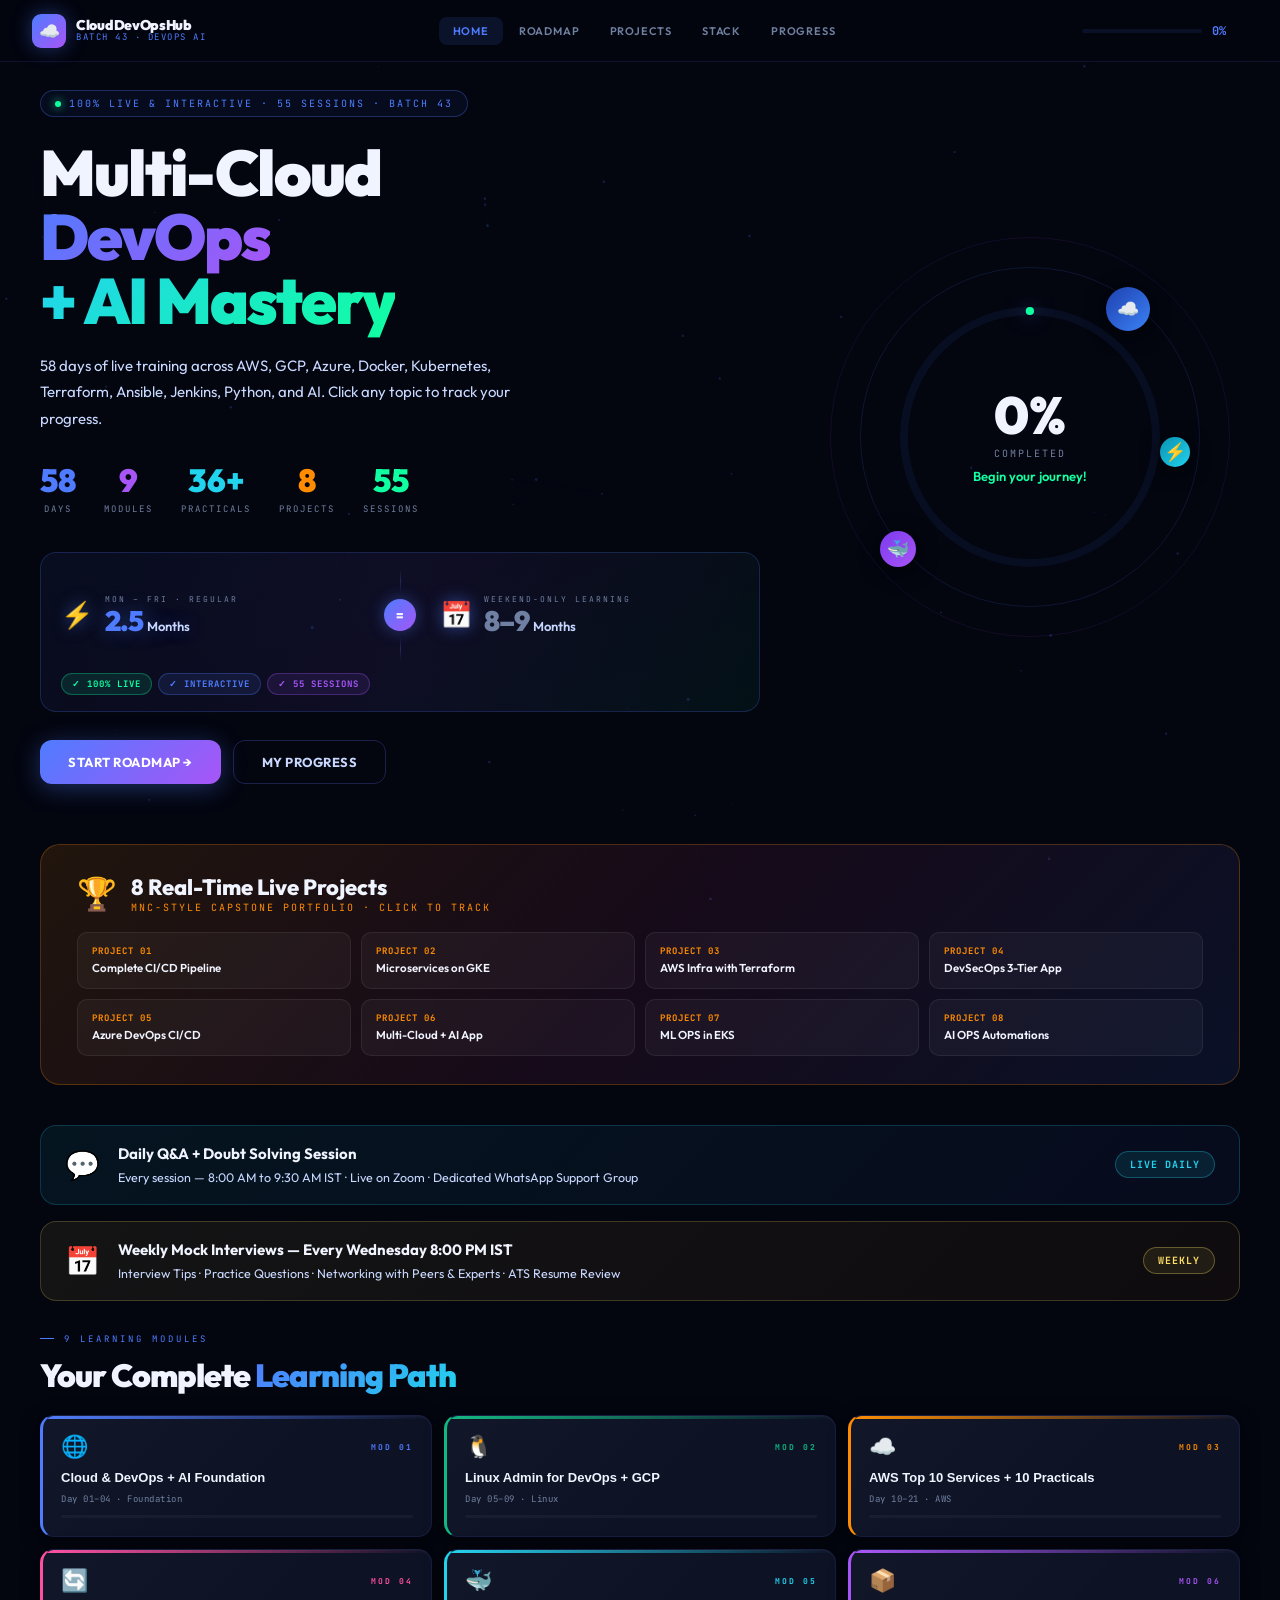
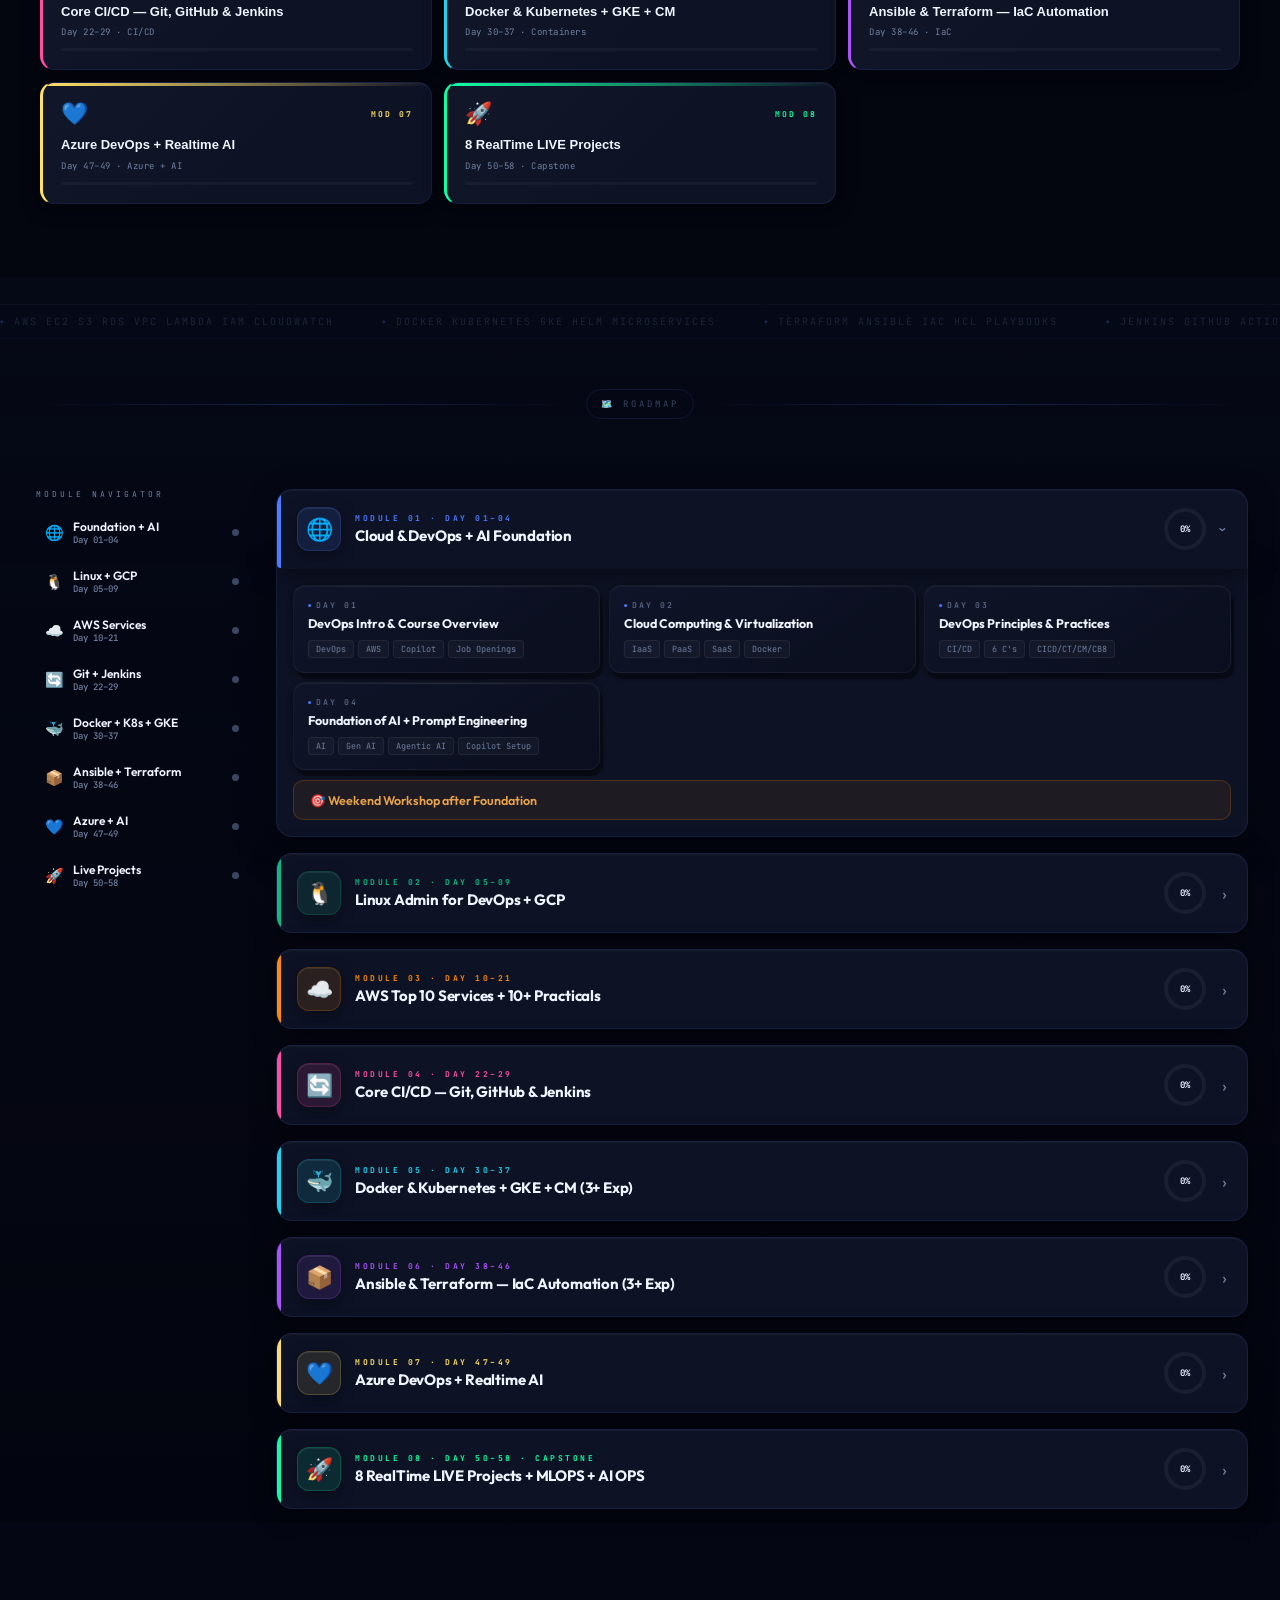
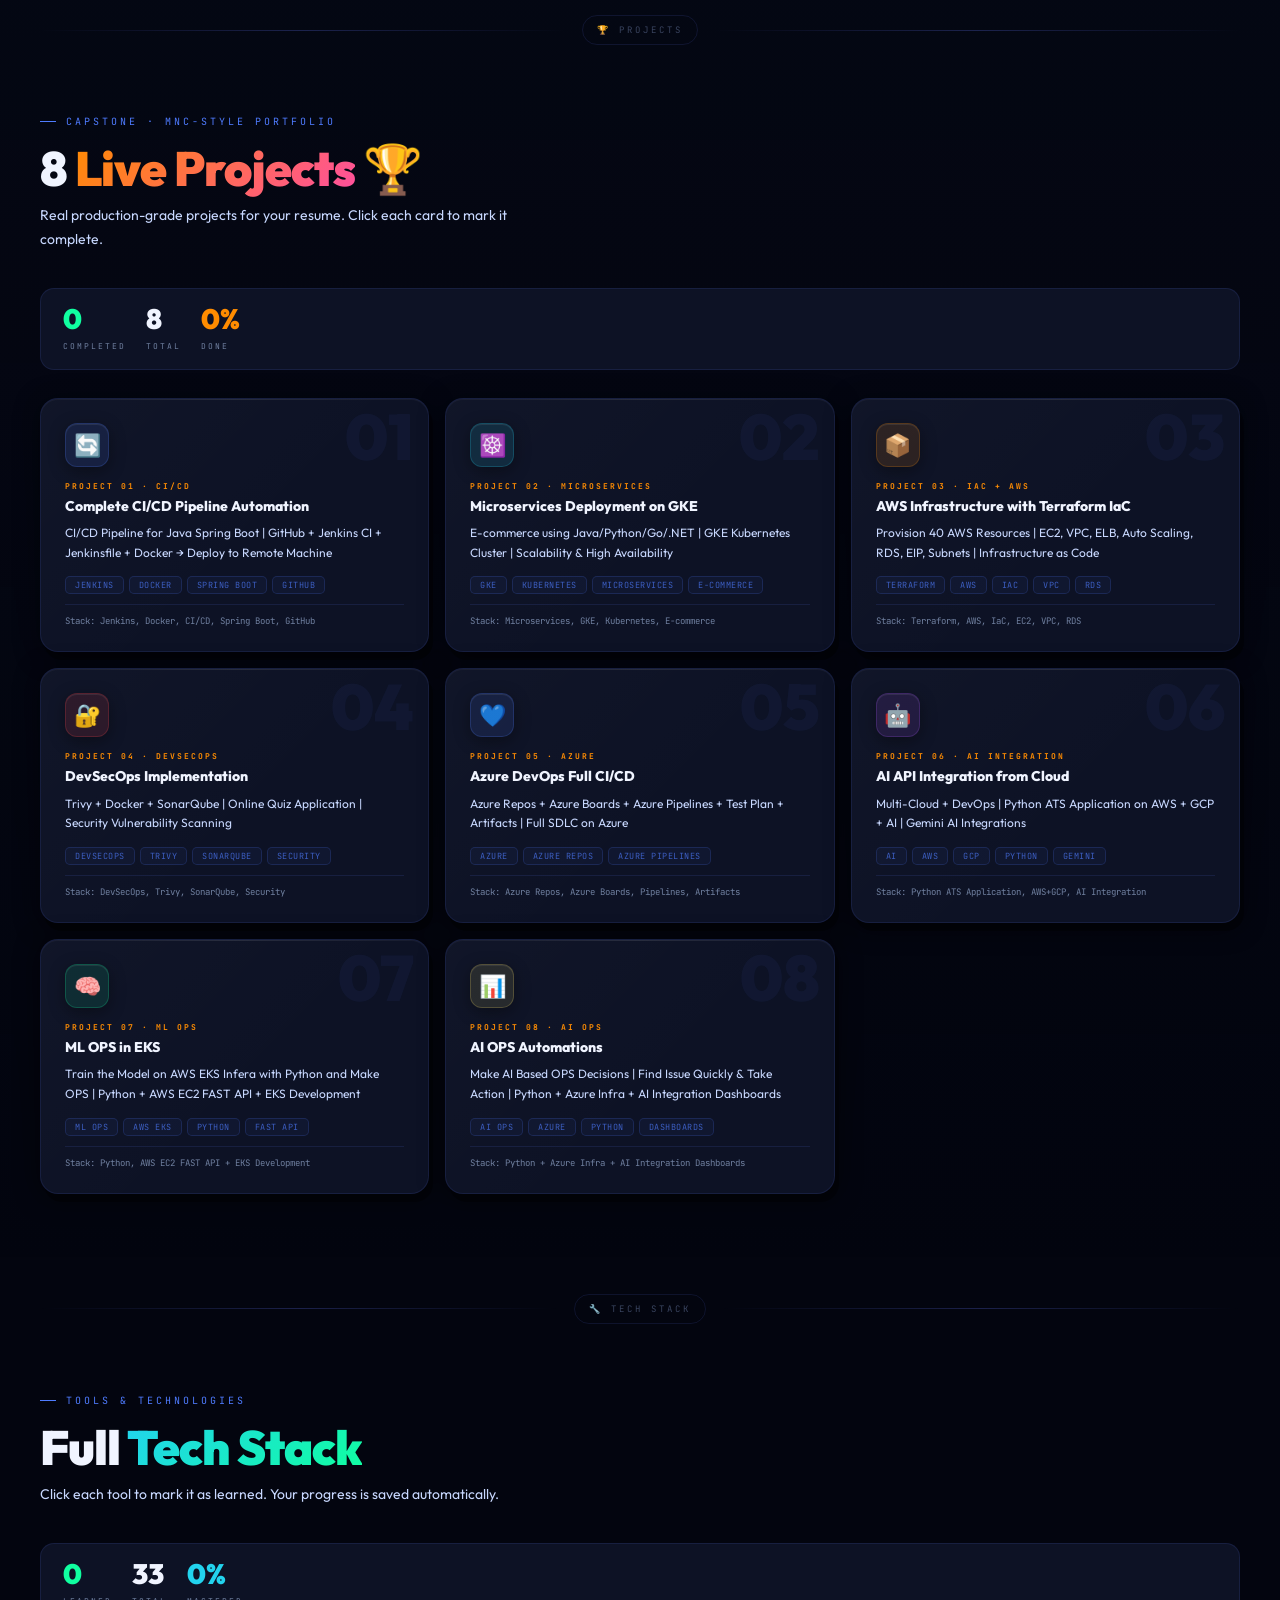
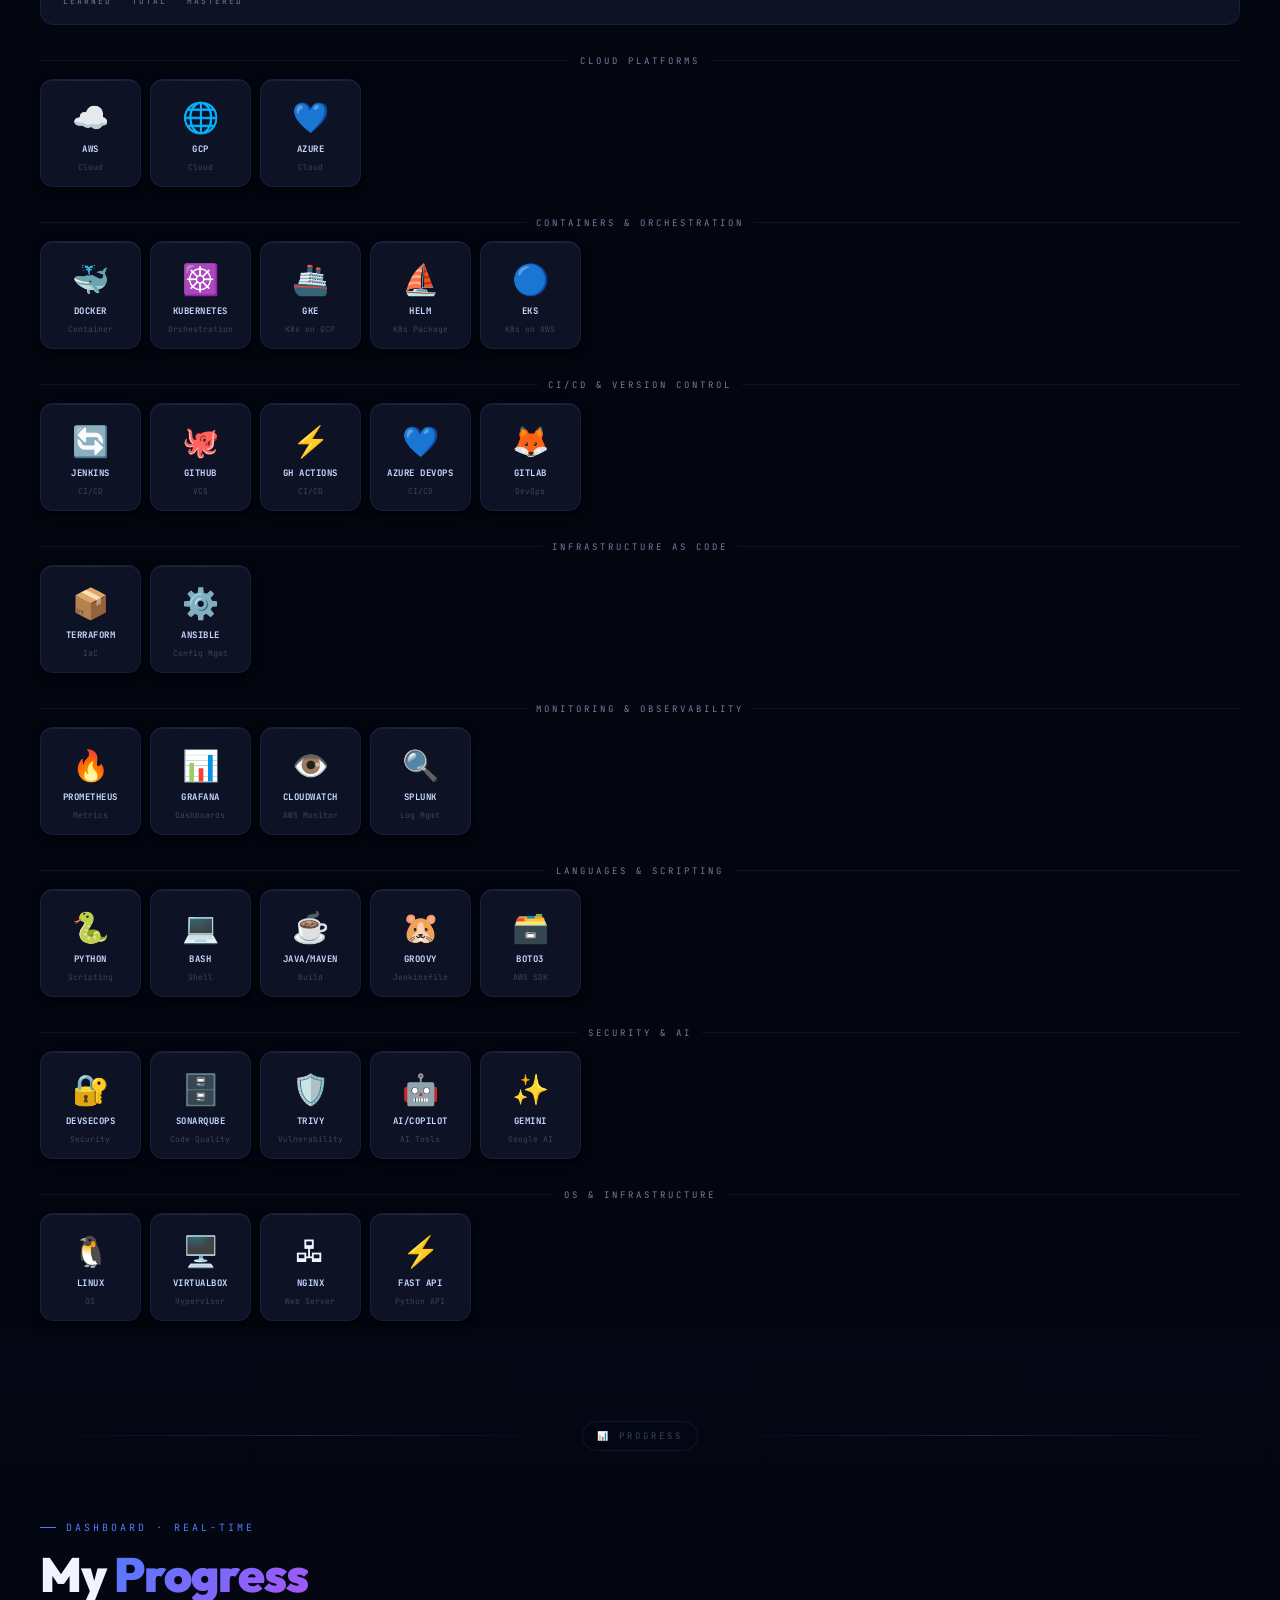
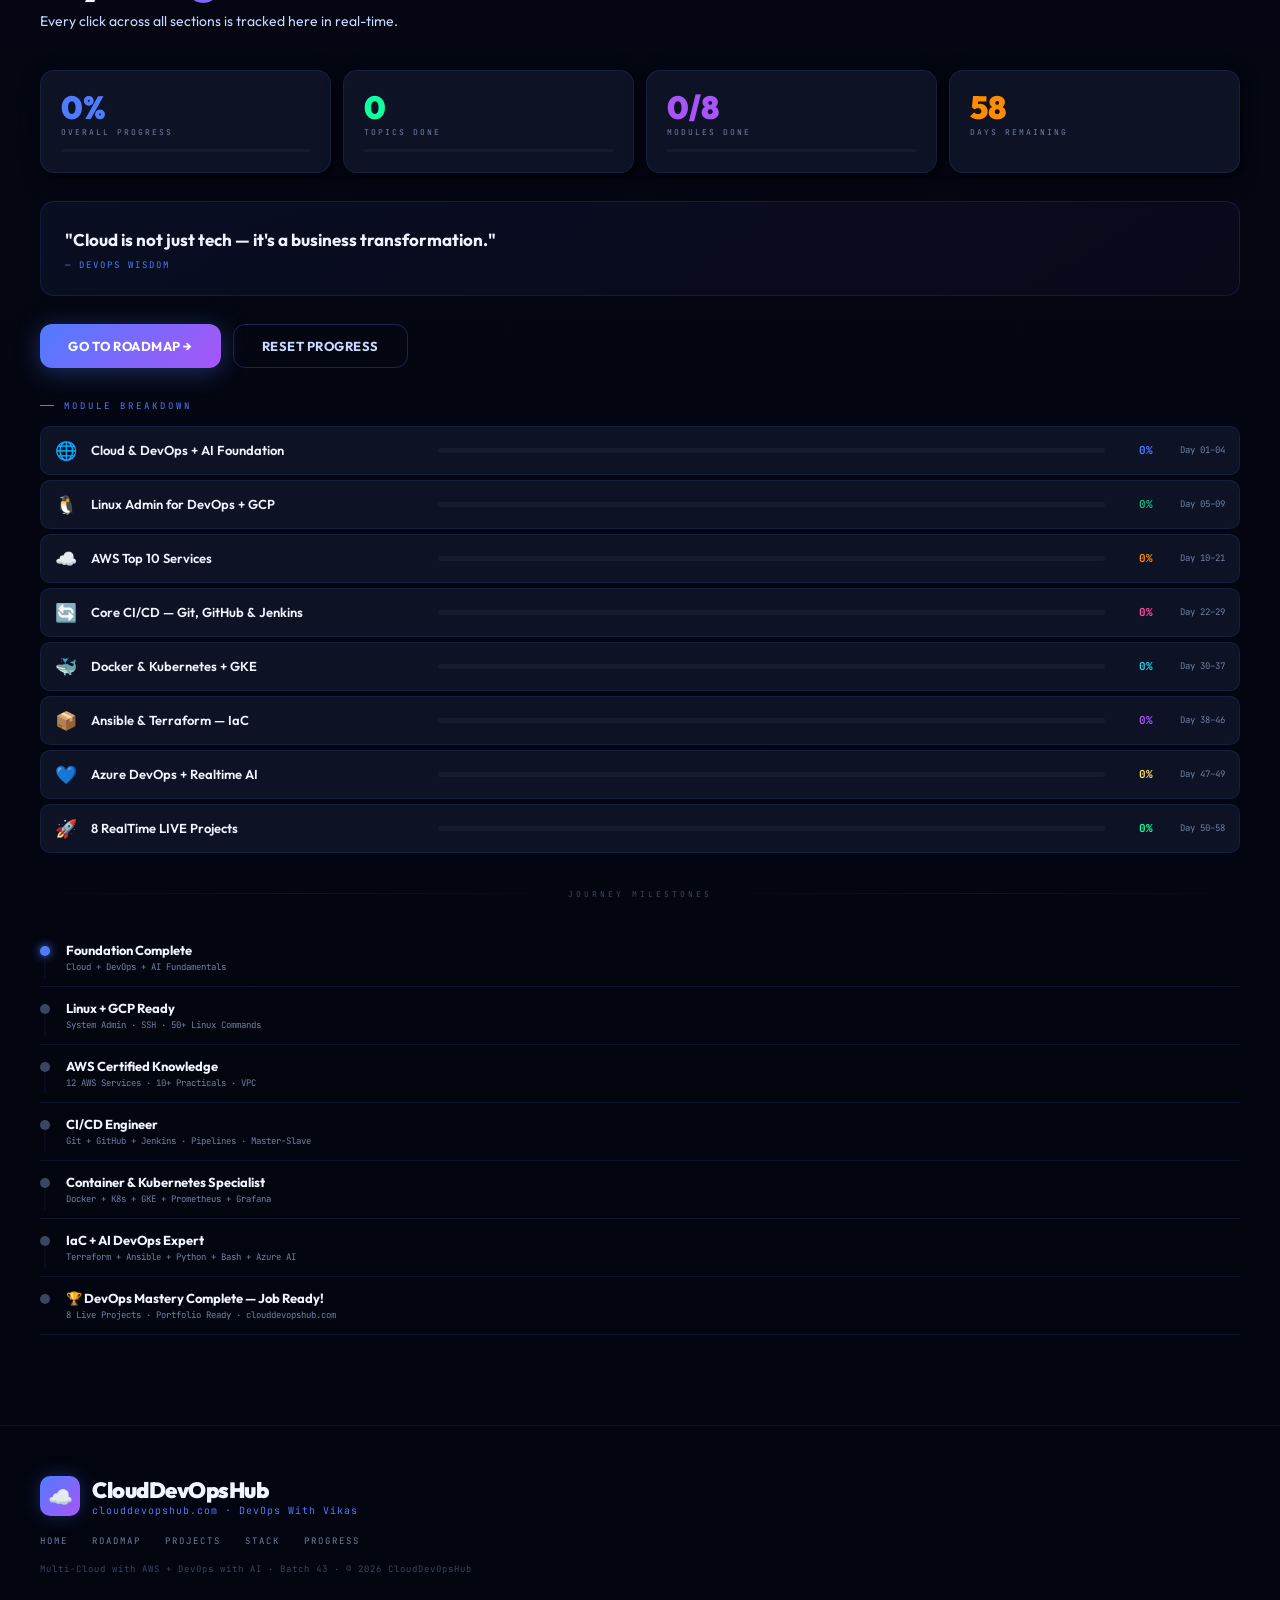
<file: index.html>
<!DOCTYPE html>
<html lang="en">
<head>
<meta charset="UTF-8">
<meta name="viewport" content="width=device-width, initial-scale=1.0">
<title>CloudDevOpsHub · DevOps Mastery · Batch 43</title>
<link href="https://fonts.googleapis.com/css2?family=Outfit:wght@300;400;500;600;700;800;900&family=JetBrains+Mono:wght@400;500;700&display=swap" rel="stylesheet">
<style>
*,*::before,*::after{margin:0;padding:0;box-sizing:border-box}
html{scroll-behavior:smooth}
:root{
  --bg:#03050f;
  --bg2:#070b1a;
  --card:#0d1225;
  --card2:#111830;
  --border:rgba(100,120,255,0.12);
  --border2:rgba(100,120,255,0.25);
  --blue:#4f7cff;
  --purple:#a855f7;
  --cyan:#22d3ee;
  --green:#10ffa0;
  --orange:#ff8c00;
  --pink:#ff4fa0;
  --yellow:#ffe066;
  --red:#ff4444;
  --white:#f0f4ff;
  --light:#c8d8ff;
  --muted:#7080a0;
  --dim:#3a4560;
  --fd:'Outfit',sans-serif;
  --fm:'JetBrains Mono',monospace;
}
body{background:var(--bg);color:var(--white);font-family:var(--fd);overflow-x:hidden;-webkit-font-smoothing:antialiased}

/* ── CANVAS BG ── */
#bg-canvas{position:fixed;inset:0;z-index:0;pointer-events:none}

/* ── NAV ── */
nav{position:fixed;top:0;left:0;right:0;z-index:300;height:62px;display:flex;align-items:center;justify-content:space-between;padding:0 32px;background:rgba(3,5,15,0.92);backdrop-filter:blur(20px);border-bottom:1px solid var(--border)}
.nav-brand{display:flex;align-items:center;gap:10px;cursor:pointer;user-select:none;text-decoration:none}
.nav-logo{width:34px;height:34px;border-radius:9px;background:linear-gradient(135deg,var(--blue),var(--purple));display:flex;align-items:center;justify-content:center;font-size:17px;box-shadow:0 0 20px rgba(79,124,255,0.4);flex-shrink:0}
.nav-brand-text{display:flex;flex-direction:column;line-height:1.1}
.nav-title{font-weight:900;font-size:14px;color:var(--white);letter-spacing:-.3px}
.nav-subtitle{font-family:var(--fm);font-size:9px;color:var(--blue);letter-spacing:1.5px;text-transform:uppercase}
.nav-tabs{display:flex;gap:2px}
.ntab{background:none;border:none;font-family:var(--fd);font-size:11px;font-weight:600;letter-spacing:.8px;text-transform:uppercase;color:var(--muted);padding:7px 14px;border-radius:8px;cursor:pointer;transition:all .2s}
.ntab:hover{color:var(--light);background:rgba(79,124,255,0.08)}
.ntab.on{color:var(--blue);background:rgba(79,124,255,0.12)}
.nav-prog{display:flex;align-items:center;gap:10px}
.np-bar{width:120px;height:4px;background:rgba(79,124,255,0.1);border-radius:10px;overflow:hidden}
.np-fill{height:100%;width:0%;background:linear-gradient(90deg,var(--blue),var(--green));border-radius:10px;transition:width .6s ease;box-shadow:0 0 10px var(--blue)}
.np-txt{font-family:var(--fm);font-size:12px;color:var(--blue);min-width:36px;font-weight:700}

/* ── SECTIONS (single page) ── */
.section{position:relative;z-index:1}
.section-anchor{display:block;height:62px;margin-top:-62px;visibility:hidden}

/* ── SECTION DIVIDER ── */
.sec-div{display:flex;align-items:center;gap:16px;padding:0 40px;max-width:1300px;margin:0 auto 0}
.sec-div-line{flex:1;height:1px;background:linear-gradient(90deg,transparent,var(--border2),transparent)}
.sec-div-label{font-family:var(--fm);font-size:9px;letter-spacing:3px;color:var(--dim);text-transform:uppercase;padding:8px 14px;border:1px solid var(--border);border-radius:20px;white-space:nowrap}

/* ── HERO SECTION ── */
.hero{padding:90px 40px 60px;max-width:1300px;margin:0 auto}
.hero-grid{display:grid;grid-template-columns:1fr 420px;gap:60px;align-items:center;margin-bottom:60px}

.hero-badge{display:inline-flex;align-items:center;gap:8px;padding:6px 14px;border-radius:30px;border:1px solid rgba(79,124,255,0.3);background:rgba(79,124,255,0.06);font-family:var(--fm);font-size:10px;letter-spacing:2px;color:var(--blue);text-transform:uppercase;margin-bottom:24px}
.hero-badge-dot{width:6px;height:6px;border-radius:50%;background:var(--green);box-shadow:0 0 10px var(--green);animation:blink 1.5s ease-in-out infinite}
.hero-h1{font-size:clamp(38px,5vw,68px);font-weight:900;line-height:1.0;letter-spacing:-2px;color:var(--white);margin-bottom:20px}
.hero-h1 .g1{background:linear-gradient(135deg,#4f7cff,#a855f7);-webkit-background-clip:text;-webkit-text-fill-color:transparent;background-clip:text}
.hero-h1 .g2{background:linear-gradient(135deg,#22d3ee,#10ffa0);-webkit-background-clip:text;-webkit-text-fill-color:transparent;background-clip:text}
.hero-sub{font-size:15px;color:var(--light);line-height:1.75;max-width:500px;margin-bottom:32px;font-weight:400}
.hero-stats{display:flex;gap:28px;margin-bottom:36px;flex-wrap:wrap}
.hs{text-align:center}
.hs-num{font-size:32px;font-weight:900;display:block;line-height:1}
.hs-lbl{font-family:var(--fm);font-size:9px;letter-spacing:2px;color:var(--muted);text-transform:uppercase;margin-top:3px}
.hero-ctas{display:flex;gap:12px;flex-wrap:wrap}
.cta-btn{display:inline-flex;align-items:center;gap:8px;padding:13px 28px;border-radius:12px;font-family:var(--fd);font-size:13px;font-weight:700;letter-spacing:.5px;cursor:pointer;border:none;transition:all .25s;text-transform:uppercase}
.cta-primary{background:linear-gradient(135deg,var(--blue),var(--purple));color:#fff;box-shadow:0 4px 24px rgba(79,124,255,0.35)}
.cta-primary:hover{transform:translateY(-2px);box-shadow:0 8px 32px rgba(79,124,255,0.5)}
.cta-ghost{background:transparent;color:var(--light);border:1.5px solid var(--border2)}
.cta-ghost:hover{background:rgba(79,124,255,0.08);border-color:rgba(79,124,255,0.4);transform:translateY(-2px)}

.hero-orb{display:flex;align-items:center;justify-content:center;position:relative;height:380px}
.orb-wrap{position:relative;width:280px;height:280px}
.orb-svg{position:absolute;inset:0;transform:rotate(-90deg)}
.orb-track{fill:none;stroke:rgba(79,124,255,0.08);stroke-width:8}
.orb-fill{fill:none;stroke-width:8;stroke-linecap:round;stroke-dasharray:791;stroke-dashoffset:791;transition:stroke-dashoffset 2s cubic-bezier(.4,0,.2,1)}
.orb-ring1,.orb-ring2{position:absolute;border-radius:50%;border:1px solid;animation:orbitSpin linear infinite}
.orb-ring1{inset:-30px;border-color:rgba(79,124,255,0.15);animation-duration:15s}
.orb-ring2{inset:-60px;border-color:rgba(168,85,247,0.1);animation-duration:22s;animation-direction:reverse}
.orb-center{position:absolute;inset:0;display:flex;flex-direction:column;align-items:center;justify-content:center;text-align:center}
.orb-pct{font-size:52px;font-weight:900;color:var(--white);line-height:1}
.orb-label{font-family:var(--fm);font-size:10px;letter-spacing:2px;color:var(--muted);text-transform:uppercase;margin-top:6px}
.orb-sub{font-size:13px;color:var(--green);margin-top:8px;font-weight:600}
.orb-planet{position:absolute;border-radius:50%;display:flex;align-items:center;justify-content:center;font-size:18px;box-shadow:0 4px 20px rgba(0,0,0,.5)}
.op1{width:44px;height:44px;background:linear-gradient(135deg,#1e40af,#3b82f6);top:-10px;right:20px;animation:float1 4s ease-in-out infinite}
.op2{width:36px;height:36px;background:linear-gradient(135deg,#7c3aed,#a855f7);bottom:10px;left:-10px;animation:float2 5s ease-in-out infinite}
.op3{width:30px;height:30px;background:linear-gradient(135deg,#0891b2,#22d3ee);top:50%;right:-20px;animation:float3 3.5s ease-in-out infinite}

/* PROJECTS BANNER */
.proj-banner{background:linear-gradient(135deg,rgba(255,140,0,0.12) 0%,rgba(255,79,160,0.08) 50%,rgba(79,124,255,0.1) 100%);border:1px solid rgba(255,140,0,0.25);border-radius:20px;padding:28px 36px;margin-bottom:40px;position:relative;overflow:hidden}
.proj-banner::before{content:'';position:absolute;top:-50%;left:-20%;width:200px;height:200%;background:rgba(255,140,0,0.04);transform:rotate(15deg);pointer-events:none}
.pb-top{display:flex;align-items:center;gap:14px;margin-bottom:18px}
.pb-icon{font-size:32px}
.pb-title{font-size:22px;font-weight:800;color:var(--white)}
.pb-sub{font-family:var(--fm);font-size:10px;letter-spacing:2px;color:var(--orange);text-transform:uppercase}
.pb-grid{display:grid;grid-template-columns:repeat(4,1fr);gap:10px}
.pb-item{background:rgba(255,255,255,0.04);border:1px solid rgba(255,255,255,0.07);border-radius:10px;padding:12px 14px;cursor:pointer;transition:all .25s;user-select:none;position:relative;overflow:hidden}
.pb-item::before{content:'';position:absolute;top:0;left:0;right:0;height:2px;background:linear-gradient(90deg,transparent,var(--orange),transparent);opacity:0;transition:opacity .3s}
.pb-item:hover::before{opacity:1}
.pb-item:hover{background:rgba(255,140,0,0.08);border-color:rgba(255,140,0,0.25);transform:translateY(-3px)}
.pb-item.done{background:rgba(16,255,160,0.06);border-color:rgba(16,255,160,0.25)}
.pb-item.done::before{opacity:1;background:linear-gradient(90deg,transparent,var(--green),transparent)}
.pb-num{font-family:var(--fm);font-size:9px;letter-spacing:1px;color:var(--orange);margin-bottom:4px;font-weight:700}
.pb-item.done .pb-num{color:var(--green)}
.pb-name{font-size:11.5px;font-weight:600;color:var(--white);line-height:1.3}
.pb-badge{position:absolute;top:8px;right:8px;font-size:12px;display:none}
.pb-item.done .pb-badge{display:block}

/* QA BANNER */
.qa-banner{background:linear-gradient(135deg,rgba(34,211,238,0.08) 0%,rgba(79,124,255,0.06) 100%);border:1px solid rgba(34,211,238,0.2);border-radius:16px;padding:18px 24px;display:flex;align-items:center;gap:18px;margin-bottom:16px}
.qa-icon{font-size:28px;flex-shrink:0}
.qa-text strong{font-size:15px;font-weight:700;color:var(--white);display:block;margin-bottom:3px}
.qa-text span{font-size:12.5px;color:var(--light);font-weight:400}
.qa-pill{margin-left:auto;background:rgba(34,211,238,0.1);border:1px solid rgba(34,211,238,0.3);border-radius:20px;padding:6px 14px;font-family:var(--fm);font-size:10px;color:var(--cyan);letter-spacing:1px;white-space:nowrap;font-weight:700}

/* MODULE TILES GRID */
.mod-tiles{display:grid;grid-template-columns:repeat(3,1fr);gap:12px;margin-bottom:40px}
.mod-tile-btn{background:var(--card);border:1px solid var(--border);border-radius:14px;padding:18px;cursor:pointer;transition:all .3s;text-align:left;position:relative;overflow:hidden;box-shadow:0 4px 20px rgba(0,0,0,.4),0 1px 0 rgba(255,255,255,.03) inset}
.mod-tile-btn::after{content:'';position:absolute;inset:0;border-radius:14px;background:linear-gradient(135deg,rgba(255,255,255,0.02) 0%,transparent 60%);pointer-events:none}
.mod-tile-btn:hover{transform:translateY(-4px) scale(1.01);box-shadow:0 16px 40px rgba(0,0,0,.6),0 0 0 1px var(--border2)}
.mt-accent{position:absolute;top:0;left:0;right:0;height:3px;border-radius:14px 14px 0 0}
.mt-top{display:flex;align-items:center;justify-content:space-between;margin-bottom:10px}
.mt-ico{font-size:22px}
.mt-tag{font-family:var(--fm);font-size:8px;letter-spacing:2px;text-transform:uppercase;font-weight:700}
.mt-name{font-size:13px;font-weight:700;color:var(--white);line-height:1.3;margin-bottom:6px}
.mt-meta{font-family:var(--fm);font-size:9px;color:var(--muted);letter-spacing:.5px}
.mt-bar{height:3px;background:rgba(255,255,255,.04);border-radius:3px;margin-top:10px;overflow:hidden}
.mt-prog{height:100%;border-radius:3px;width:0%;transition:width .8s}

/* ── TICKER ── */
.ticker-wrap{overflow:hidden;border-top:1px solid var(--border);border-bottom:1px solid var(--border);background:rgba(79,124,255,0.02);padding:10px 0;margin-bottom:0}
.ticker-inner{display:flex;gap:48px;animation:ticker 30s linear infinite;white-space:nowrap}
.ti{font-family:var(--fm);font-size:10px;letter-spacing:2px;color:var(--dim);text-transform:uppercase;flex-shrink:0;display:flex;align-items:center;gap:8px}
.ti::before{content:'◆';font-size:6px;color:var(--blue);opacity:.6}

/* ── ROADMAP SECTION ── */
.rm-wrap{display:grid;grid-template-columns:220px 1fr;gap:24px;padding:60px 32px 60px;max-width:1300px;margin:0 auto}
.sb{position:sticky;top:74px;align-self:start}
.sb-title{font-family:var(--fm);font-size:8px;letter-spacing:3px;color:var(--muted);text-transform:uppercase;margin-bottom:10px;padding-left:4px}
.sb-btn{width:100%;background:none;border:none;font-family:var(--fd);font-size:12px;font-weight:500;color:var(--light);padding:9px 12px;border-radius:10px;display:flex;align-items:center;gap:9px;cursor:pointer;transition:all .2s;margin-bottom:2px;text-align:left;border:1px solid transparent}
.sb-btn:hover{background:rgba(79,124,255,0.07);border-color:var(--border)}
.sb-ico{font-size:15px;flex-shrink:0}
.sb-info{flex:1;overflow:hidden}
.sb-name{font-size:12px;font-weight:600;white-space:nowrap;overflow:hidden;text-overflow:ellipsis;color:var(--white)}
.sb-sub{font-family:var(--fm);font-size:9px;color:var(--muted)}
.sb-dot{width:7px;height:7px;border-radius:50%;background:var(--dim);flex-shrink:0;transition:all .3s}
.sb-dot.done{background:var(--green);box-shadow:0 0 8px var(--green)}
.sb-dot.part{background:var(--blue);box-shadow:0 0 8px var(--blue)}

/* ── MODULE ── */
.mod{margin-bottom:16px;scroll-margin-top:80px}
.mod-head{display:flex;align-items:center;gap:14px;padding:16px 20px;background:var(--card);border:1px solid var(--border);border-radius:16px;cursor:pointer;user-select:none;transition:all .3s;position:relative;overflow:hidden;box-shadow:0 4px 24px rgba(0,0,0,.5),inset 0 1px 0 rgba(255,255,255,.04)}
.mod-head:hover{border-color:var(--border2);box-shadow:0 8px 32px rgba(0,0,0,.6),inset 0 1px 0 rgba(255,255,255,.06)}
.mod.open .mod-head{border-radius:16px 16px 0 0;border-bottom-color:transparent}
.mod-accent{position:absolute;left:0;top:0;bottom:0;width:4px;border-radius:4px 0 0 4px}
.mod-ico-wrap{width:44px;height:44px;border-radius:12px;display:flex;align-items:center;justify-content:center;font-size:22px;flex-shrink:0;box-shadow:0 4px 16px rgba(0,0,0,.4),inset 0 1px 0 rgba(255,255,255,.08)}
.mod-info{flex:1;min-width:0}
.mod-tag{font-family:var(--fm);font-size:8px;letter-spacing:2.5px;text-transform:uppercase;font-weight:700;margin-bottom:3px}
.mod-name{font-size:15px;font-weight:700;color:var(--white);letter-spacing:-.2px}
.mod-ring{position:relative;width:46px;height:46px;flex-shrink:0}
.mod-ring svg{transform:rotate(-90deg)}
.mrt{fill:none;stroke:rgba(255,255,255,.05);stroke-width:4}
.mrf{fill:none;stroke-width:4;stroke-linecap:round;transition:stroke-dashoffset .8s ease}
.mrn{position:absolute;inset:0;display:flex;align-items:center;justify-content:center;font-family:var(--fm);font-size:9px;color:var(--white);font-weight:700}
.mod-chev{color:var(--muted);font-size:18px;transition:transform .3s;flex-shrink:0}
.mod.open .mod-chev{transform:rotate(90deg)}
.mod-body{display:none;background:var(--card);border:1px solid var(--border);border-top:none;border-radius:0 0 16px 16px;padding:16px;box-shadow:0 12px 40px rgba(0,0,0,.4)}
.mod.open .mod-body{display:block}
.ws-bar{border-radius:10px;padding:11px 16px;margin-top:10px;font-size:12.5px;font-weight:600;display:flex;align-items:center;gap:9px}
.ws-orange{background:rgba(255,140,0,0.08);border:1px solid rgba(255,140,0,0.2);color:rgba(255,180,80,0.9)}
.ws-blue{background:rgba(79,124,255,0.07);border:1px solid rgba(79,124,255,0.2);color:rgba(140,180,255,0.9)}
.ws-green{background:rgba(16,255,160,0.06);border:1px solid rgba(16,255,160,0.18);color:rgba(60,230,150,0.9)}
.ws-red{background:rgba(255,68,68,0.07);border:1px solid rgba(255,68,68,0.2);color:rgba(255,140,140,0.9)}

/* ── DAY CARDS ── */
.day-grid{display:grid;grid-template-columns:repeat(auto-fill,minmax(230px,1fr));gap:9px}
.dc{position:relative;border-radius:12px;padding:14px;cursor:pointer;user-select:none;transition:all .25s;background:linear-gradient(145deg,#0f1428 0%,#0a0e1e 100%);border:1px solid rgba(255,255,255,.05);box-shadow:0 2px 12px rgba(0,0,0,.5),3px 6px 0 rgba(0,0,0,.4),inset 0 1px 0 rgba(255,255,255,.04);transform:perspective(600px) rotateX(1.5deg);overflow:hidden}
.dc::before{content:'';position:absolute;top:0;left:0;right:0;height:1px;background:linear-gradient(90deg,transparent,rgba(255,255,255,.07),transparent)}
.dc:hover{transform:perspective(600px) rotateX(0deg) translateY(-5px);border-color:rgba(79,124,255,0.3);box-shadow:0 16px 40px rgba(0,0,0,.7),0 4px 20px rgba(79,124,255,0.15),1px 2px 0 rgba(0,0,0,.3),inset 0 1px 0 rgba(255,255,255,.06)}
.dc:active{transform:perspective(600px) rotateX(3deg) translateY(2px);transition-duration:.08s}
.dc.done{background:linear-gradient(145deg,#071a10 0%,#040d09 100%);border-color:rgba(16,255,160,0.25)}
.dc.done:hover{box-shadow:0 16px 40px rgba(0,0,0,.6),0 4px 20px rgba(16,255,160,0.15),inset 0 1px 0 rgba(16,255,160,.05)}
.dc-check{display:none;position:absolute;top:9px;right:9px;width:22px;height:22px;border-radius:50%;background:var(--green);align-items:center;justify-content:center;font-size:11px;color:#000;font-weight:900;box-shadow:0 0 16px var(--green);animation:popIn .3s cubic-bezier(.34,1.56,.64,1)}
.dc.done .dc-check{display:flex}
.dc-day{font-family:var(--fm);font-size:8px;letter-spacing:2px;color:var(--muted);margin-bottom:5px;display:flex;align-items:center;gap:5px;text-transform:uppercase}
.dc-day::before{content:'';width:3px;height:3px;border-radius:50%;background:var(--mc,var(--blue));flex-shrink:0}
.dc.done .dc-day{color:rgba(16,255,160,.5)}
.dc.done .dc-day::before{background:var(--green)}
.dc-title{font-size:12.5px;font-weight:700;color:var(--white);line-height:1.35;margin-bottom:8px;padding-right:20px}
.dc.done .dc-title{color:rgba(180,255,220,.9)}
.dc-chips{display:flex;flex-wrap:wrap;gap:4px}
.dchip{font-family:var(--fm);font-size:8.5px;color:var(--muted);background:rgba(255,255,255,.03);border:1px solid rgba(255,255,255,.06);padding:2px 7px;border-radius:4px}
.dc.done .dchip{color:rgba(16,255,160,.4);border-color:rgba(16,255,160,.1)}
.dc-hint{position:absolute;bottom:7px;right:9px;font-family:var(--fm);font-size:8px;letter-spacing:1px;color:var(--dim);opacity:0;transition:opacity .2s;text-transform:uppercase}
.dc:hover .dc-hint{opacity:1}
.dc.done .dc-hint{display:none}

/* ── PROJECTS PAGE ── */
.pg-inner{padding:60px 40px 70px;max-width:1300px;margin:0 auto}
.page-head{margin-bottom:36px}
.ph-ey{font-family:var(--fm);font-size:10px;letter-spacing:3px;color:var(--blue);text-transform:uppercase;margin-bottom:10px;display:flex;align-items:center;gap:10px}
.ph-ey::before{content:'';width:16px;height:1px;background:var(--blue)}
.ph-h1{font-size:clamp(28px,4vw,48px);font-weight:900;letter-spacing:-1px;color:var(--white);margin-bottom:6px}
.ph-sub{font-size:14px;color:var(--light);max-width:520px;line-height:1.7}
.proj-grid{display:grid;grid-template-columns:repeat(auto-fill,minmax(320px,1fr));gap:16px}
.pc{position:relative;padding:24px;cursor:pointer;user-select:none;background:var(--card);border:1px solid var(--border);border-radius:18px;transition:all .3s;overflow:hidden;box-shadow:0 4px 24px rgba(0,0,0,.5),4px 8px 0 rgba(0,0,0,.35),inset 0 1px 0 rgba(255,255,255,.04)}
.pc::before{content:'';position:absolute;top:0;left:0;right:0;height:1px;background:linear-gradient(90deg,transparent,rgba(255,255,255,.07),transparent)}
.pc::after{content:'';position:absolute;inset:0;background:linear-gradient(135deg,rgba(255,255,255,.015) 0%,transparent 60%);pointer-events:none}
.pc:hover{border-color:var(--border2);transform:translateY(-5px) scale(1.01);box-shadow:0 20px 60px rgba(0,0,0,.7),2px 4px 0 rgba(0,0,0,.25),inset 0 1px 0 rgba(255,255,255,.06)}
.pc.done{background:linear-gradient(145deg,#081812,#040d08);border-color:rgba(16,255,160,.2)}
.pc-num{font-family:'Outfit',sans-serif;font-weight:900;font-size:64px;color:rgba(79,124,255,.06);position:absolute;top:6px;right:14px;line-height:1;pointer-events:none}
.pc.done .pc-num{color:rgba(16,255,160,.06)}
.pc-done-badge{position:absolute;top:14px;right:14px;background:var(--green);color:#000;font-size:10px;font-weight:800;padding:3px 12px;border-radius:20px;display:none;box-shadow:0 0 18px var(--green);font-family:var(--fm);letter-spacing:1px;animation:popIn .3s cubic-bezier(.34,1.56,.64,1)}
.pc.done .pc-done-badge{display:block}
.pc-ico{width:44px;height:44px;border-radius:12px;display:flex;align-items:center;justify-content:center;font-size:22px;margin-bottom:14px;box-shadow:0 4px 16px rgba(0,0,0,.4),inset 0 1px 0 rgba(255,255,255,.08)}
.pc-label{font-family:var(--fm);font-size:8px;letter-spacing:2px;color:var(--orange);text-transform:uppercase;margin-bottom:6px;font-weight:700}
.pc.done .pc-label{color:var(--green)}
.pc-title{font-size:14px;font-weight:800;color:var(--white);line-height:1.3;margin-bottom:8px}
.pc-desc{font-size:12px;color:var(--light);line-height:1.65;margin-bottom:14px}
.pc-tags{display:flex;flex-wrap:wrap;gap:5px}
.ptag{font-family:var(--fm);font-size:8.5px;letter-spacing:.5px;color:rgba(79,124,255,.7);border:1px solid rgba(79,124,255,.18);background:rgba(79,124,255,.05);padding:2px 9px;border-radius:5px;text-transform:uppercase}
.pc.done .ptag{color:rgba(16,255,160,.65);border-color:rgba(16,255,160,.15);background:rgba(16,255,160,.04)}
.pc-stack{font-family:var(--fm);font-size:9px;color:var(--muted);margin-top:10px;padding-top:10px;border-top:1px solid var(--border)}

/* SUMMARY BAR */
.sum-bar{display:flex;gap:20px;padding:16px 22px;background:var(--card);border:1px solid var(--border);border-radius:14px;margin-bottom:28px;flex-wrap:wrap}
.sv{font-weight:900;font-size:28px;display:block;line-height:1}
.sl{font-family:var(--fm);font-size:8px;letter-spacing:2px;color:var(--muted);text-transform:uppercase;margin-top:2px}

/* ── TECH STACK PAGE ── */
.cat-head{font-family:var(--fm);font-size:9px;letter-spacing:3px;color:var(--muted);text-transform:uppercase;margin:30px 0 12px;display:flex;align-items:center;gap:10px}
.cat-head::before,.cat-head::after{content:'';flex:1;height:1px;background:var(--border)}
.tech-grid{display:grid;grid-template-columns:repeat(auto-fill,minmax(100px,1fr));gap:9px}
.ti2{position:relative;display:flex;flex-direction:column;align-items:center;gap:7px;padding:18px 8px 14px;text-align:center;background:var(--card);border:1px solid var(--border);border-radius:13px;cursor:pointer;transition:all .25s;user-select:none;box-shadow:0 3px 12px rgba(0,0,0,.4),2px 4px 0 rgba(0,0,0,.3),inset 0 1px 0 rgba(255,255,255,.04)}
.ti2::before{content:'';position:absolute;top:0;left:0;right:0;height:1px;background:linear-gradient(90deg,transparent,rgba(255,255,255,.07),transparent);border-radius:13px 13px 0 0}
.ti2:hover{border-color:var(--border2);transform:translateY(-5px);box-shadow:0 12px 36px rgba(0,0,0,.6),0 0 20px rgba(79,124,255,.12),1px 2px 0 rgba(0,0,0,.2)}
.ti2:active{transform:translateY(0);transition-duration:.08s}
.ti2.done{background:linear-gradient(145deg,#071812,#040d08);border-color:rgba(16,255,160,.22);box-shadow:0 3px 12px rgba(0,0,0,.4),0 0 20px rgba(16,255,160,.07),2px 4px 0 rgba(0,0,0,.3)}
.t-ico{font-size:30px}
.t-name{font-family:var(--fm);font-size:9px;letter-spacing:.5px;color:var(--light);text-transform:uppercase;transition:color .2s;font-weight:700}
.t-cat{font-family:var(--fm);font-size:8px;color:var(--dim)}
.ti2:hover .t-name{color:var(--white)}
.ti2.done .t-name{color:rgba(16,255,160,.75)}
.t-ck{position:absolute;top:5px;right:5px;width:17px;height:17px;border-radius:50%;background:var(--green);display:none;align-items:center;justify-content:center;font-size:9px;color:#000;font-weight:900;box-shadow:0 0 12px var(--green);animation:popIn .3s cubic-bezier(.34,1.56,.64,1)}
.ti2.done .t-ck{display:flex}

/* ── PROGRESS PAGE ── */
.ov-grid{display:grid;grid-template-columns:repeat(4,1fr);gap:12px;margin-bottom:28px}
.ov-card{padding:20px;background:var(--card);border:1px solid var(--border);border-radius:14px;box-shadow:0 4px 20px rgba(0,0,0,.4),3px 5px 0 rgba(0,0,0,.3)}
.ov-val{font-size:32px;font-weight:900;line-height:1;margin-bottom:4px}
.ov-lbl{font-family:var(--fm);font-size:8px;letter-spacing:2px;color:var(--muted);text-transform:uppercase}
.ov-bar{height:3px;background:rgba(255,255,255,.04);border-radius:3px;margin-top:12px;overflow:hidden}
.ov-bf{height:100%;border-radius:3px;transition:width .8s ease}
.mp-row{display:flex;align-items:center;gap:14px;padding:12px 14px;background:var(--card);border:1px solid var(--border);border-radius:10px;margin-bottom:5px;transition:border-color .2s}
.mp-row:hover{border-color:var(--border2)}
.mp-ico{font-size:18px;flex-shrink:0}
.mp-n{font-size:13px;font-weight:600;color:var(--white);flex:1}
.mp-bw{flex:2}
.mp-bar{height:5px;background:rgba(255,255,255,.04);border-radius:3px;overflow:hidden}
.mp-bf{height:100%;border-radius:3px;width:0%;transition:width .8s}
.mp-pct{font-family:var(--fm);font-size:11px;min-width:34px;text-align:right;font-weight:700}
.mp-days{font-family:var(--fm);font-size:9px;color:var(--muted);flex-shrink:0;min-width:58px;text-align:right}
.mot-box{padding:24px;background:linear-gradient(135deg,rgba(79,124,255,.07),rgba(168,85,247,.04));border:1px solid rgba(79,124,255,.15);border-radius:14px;margin-bottom:28px}
.mot-q{font-size:17px;font-weight:700;color:var(--white);line-height:1.6;margin-bottom:6px}
.mot-a{font-family:var(--fm);font-size:9px;letter-spacing:2px;color:var(--blue);text-transform:uppercase}
.jt{display:flex;flex-direction:column}
.jt-item{display:flex;gap:16px;padding:13px 0;border-bottom:1px solid var(--border)}
.jt-d{width:10px;height:10px;border-radius:50%;background:var(--dim);flex-shrink:0;margin-top:4px;position:relative}
.jt-d::after{content:'';position:absolute;top:10px;left:50%;transform:translateX(-50%);width:1px;height:calc(100% + 12px);background:var(--border)}
.jt-item:last-child .jt-d::after{display:none}
.jt-d.done{background:var(--green);box-shadow:0 0 10px var(--green)}
.jt-d.curr{background:var(--blue);box-shadow:0 0 10px var(--blue);animation:pulse 2s ease-in-out infinite}
.jt-c{flex:1}
.jt-t{font-weight:700;font-size:13px;color:var(--white);margin-bottom:3px}
.jt-s{font-family:var(--fm);font-size:9px;color:var(--muted)}

/* ── FOOTER ── */
footer{position:relative;z-index:1;padding:50px 40px 40px;border-top:1px solid var(--border);margin-top:20px;background:rgba(3,5,15,0.6)}
.ft-inner{max-width:1300px;margin:0 auto}
.ft-brand{display:flex;align-items:center;gap:12px;margin-bottom:18px}
.ft-brand-logo{width:40px;height:40px;border-radius:10px;background:linear-gradient(135deg,var(--blue),var(--purple));display:flex;align-items:center;justify-content:center;font-size:20px;box-shadow:0 0 20px rgba(79,124,255,0.3)}
.ft-brand-name{font-size:22px;font-weight:900;color:var(--white);letter-spacing:-.5px}
.ft-brand-url{font-family:var(--fm);font-size:10px;color:var(--blue);letter-spacing:1px}
.ft-links{display:flex;justify-content:flex-start;gap:24px;margin:16px 0;flex-wrap:wrap}
.ft-links button{background:none;border:none;font-family:var(--fm);font-size:9px;letter-spacing:2px;color:var(--muted);text-transform:uppercase;cursor:pointer;transition:color .2s}
.ft-links button:hover{color:var(--blue)}
.ft-copy{font-family:var(--fm);font-size:9px;color:var(--dim);letter-spacing:1px;margin-top:10px}

/* ── TOAST ── */
.toast{position:fixed;bottom:28px;left:50%;transform:translateX(-50%) translateY(80px);background:var(--card2);border:1px solid var(--border2);border-radius:14px;padding:12px 20px;display:flex;align-items:center;gap:10px;font-size:13px;font-weight:600;color:var(--white);z-index:999;transition:transform .4s cubic-bezier(.34,1.56,.64,1),opacity .3s;opacity:0;box-shadow:0 16px 48px rgba(0,0,0,.7);pointer-events:none;white-space:nowrap}
.toast.show{transform:translateX(-50%) translateY(0);opacity:1}

/* ── DIVIDER ── */
.divr{display:flex;align-items:center;gap:14px;margin:0 0 30px}
.divr-line{flex:1;height:1px;background:linear-gradient(90deg,transparent,var(--border),transparent)}
.divr-txt{font-family:var(--fm);font-size:8px;letter-spacing:3px;color:var(--dim);text-transform:uppercase}

/* ── ANIMATIONS ── */
@keyframes blink{0%,100%{opacity:1}50%{opacity:.4}}
@keyframes orbitSpin{from{transform:rotate(0deg)}to{transform:rotate(360deg)}}
@keyframes ticker{from{transform:translateX(0)}to{transform:translateX(-50%)}}
@keyframes float1{0%,100%{transform:translateY(0) rotate(0deg)}50%{transform:translateY(-12px) rotate(5deg)}}
@keyframes float2{0%,100%{transform:translateY(0) rotate(0deg)}50%{transform:translateY(-8px) rotate(-5deg)}}
@keyframes float3{0%,100%{transform:translateY(0)}50%{transform:translateY(-15px)}}
@keyframes popIn{from{transform:scale(0) rotate(-180deg);opacity:0}to{transform:scale(1) rotate(0);opacity:1}}
@keyframes pulse{0%,100%{box-shadow:0 0 10px currentColor}50%{box-shadow:0 0 22px currentColor}}
@keyframes fadeUp{from{opacity:0;transform:translateY(22px)}to{opacity:1;transform:translateY(0)}}
.a1{animation:fadeUp .7s .1s both}.a2{animation:fadeUp .7s .25s both}.a3{animation:fadeUp .7s .4s both}.a4{animation:fadeUp .7s .55s both}

/* ── VALUE COMPARISON BANNER ── */
.value-banner{display:flex;align-items:center;gap:0;background:linear-gradient(135deg,rgba(79,124,255,0.07) 0%,rgba(168,85,247,0.06) 50%,rgba(16,255,160,0.05) 100%);border:1px solid rgba(79,124,255,0.22);border-radius:16px;padding:16px 20px;margin-bottom:28px;flex-wrap:wrap;gap:8px;position:relative;overflow:hidden}
.value-banner::before{content:'';position:absolute;inset:0;background:linear-gradient(90deg,transparent,rgba(79,124,255,0.04),transparent);pointer-events:none}
.vb-left,.vb-right{flex:1;min-width:140px}
.vb-mode{display:flex;align-items:center;gap:12px}
.vb-mode-icon{font-size:26px;filter:drop-shadow(0 0 8px rgba(79,124,255,.5))}
.vb-mode-label{font-family:var(--fm);font-size:8px;letter-spacing:2px;color:var(--muted);text-transform:uppercase;margin-bottom:3px}
.vb-mode-val{font-size:28px;font-weight:900;color:var(--white);line-height:1;letter-spacing:-1px}
.vb-mode-val span{font-size:13px;font-weight:600;color:var(--light);letter-spacing:0}
.vb-left .vb-mode-val{color:var(--blue);text-shadow:0 0 20px rgba(79,124,255,.4)}
.vb-right .vb-mode-val{color:var(--muted)}
.vb-eq{display:flex;flex-direction:column;align-items:center;gap:6px;padding:0 16px;flex-shrink:0}
.vb-eq-line{width:1px;height:24px;background:linear-gradient(180deg,transparent,var(--border2),transparent)}
.vb-eq-badge{width:32px;height:32px;border-radius:50%;background:linear-gradient(135deg,var(--blue),var(--purple));display:flex;align-items:center;justify-content:center;font-size:13px;font-weight:900;color:#fff;box-shadow:0 0 16px rgba(79,124,255,.4);flex-shrink:0}
.vb-pills{display:flex;gap:6px;flex-wrap:wrap;width:100%;margin-top:4px}
.vb-pill{font-family:var(--fm);font-size:9px;letter-spacing:1px;font-weight:700;padding:4px 10px;border-radius:20px;text-transform:uppercase}
.vb-pill-green{background:rgba(16,255,160,0.1);border:1px solid rgba(16,255,160,0.3);color:var(--green)}
.vb-pill-blue{background:rgba(79,124,255,0.1);border:1px solid rgba(79,124,255,0.3);color:var(--blue)}
.vb-pill-purple{background:rgba(168,85,247,0.1);border:1px solid rgba(168,85,247,0.3);color:var(--purple)}

/* ── RESPONSIVE ── */
@media(max-width:1000px){.rm-wrap{grid-template-columns:1fr;padding:40px 20px 50px}.sb{display:none}.hero-grid{grid-template-columns:1fr}.hero-orb{display:none}.mod-tiles{grid-template-columns:repeat(2,1fr)}.pb-grid{grid-template-columns:repeat(2,1fr)}.ov-grid{grid-template-columns:repeat(2,1fr)}}
@media(max-width:640px){nav{padding:0 16px}.ntab{display:none}.hero{padding:80px 16px 40px}.mod-tiles{grid-template-columns:1fr}.pb-grid{grid-template-columns:1fr}.ov-grid{grid-template-columns:1fr}.pg-inner{padding:40px 16px 50px}}
</style>
</head>
<body>

<canvas id="bg-canvas"></canvas>

<!-- NAV -->
<nav>
  <a class="nav-brand" href="#home">
    <div class="nav-logo">☁️</div>
    <div class="nav-brand-text">
      <div class="nav-title">CloudDevOpsHub</div>
      <div class="nav-subtitle">Batch 43 · DevOps AI</div>
    </div>
  </a>
  <div class="nav-tabs">
    <button class="ntab on" id="nb-home" onclick="scrollToSection('home')">Home</button>
    <button class="ntab" id="nb-roadmap" onclick="scrollToSection('roadmap')">Roadmap</button>
    <button class="ntab" id="nb-projects" onclick="scrollToSection('projects')">Projects</button>
    <button class="ntab" id="nb-stack" onclick="scrollToSection('stack')">Stack</button>
    <button class="ntab" id="nb-progress" onclick="scrollToSection('progress')">Progress</button>
  </div>
  <div class="nav-prog">
    <div class="np-bar"><div class="np-fill" id="npFill"></div></div>
    <div class="np-txt" id="npPct">0%</div>
  </div>
</nav>

<!-- ════════════ HOME ════════════ -->
<div class="section" id="sec-home">
  <span class="section-anchor" id="home"></span>
  <div class="hero">
    <div class="hero-grid">
      <div class="a1">
        <div class="hero-badge"><div class="hero-badge-dot"></div>100% Live &amp; Interactive · 55 Sessions · Batch 43</div>
        <h1 class="hero-h1">Multi-Cloud<br><span class="g1">DevOps</span><br><span class="g2">+ AI Mastery</span></h1>
        <p class="hero-sub">58 days of live training across AWS, GCP, Azure, Docker, Kubernetes, Terraform, Ansible, Jenkins, Python, and AI. Click any topic to track your progress.</p>
        <div class="hero-stats">
          <div class="hs"><span class="hs-num" style="color:var(--blue)">58</span><span class="hs-lbl">Days</span></div>
          <div class="hs"><span class="hs-num" style="color:var(--purple)">9</span><span class="hs-lbl">Modules</span></div>
          <div class="hs"><span class="hs-num" style="color:var(--cyan)">36+</span><span class="hs-lbl">Practicals</span></div>
          <div class="hs"><span class="hs-num" style="color:var(--orange)">8</span><span class="hs-lbl">Projects</span></div>
          <div class="hs"><span class="hs-num" style="color:var(--green)">55</span><span class="hs-lbl">Sessions</span></div>
        </div>

        <!-- VALUE COMPARISON BANNER -->
        <div class="value-banner">
          <div class="vb-left">
            <div class="vb-mode">
              <div class="vb-mode-icon">⚡</div>
              <div>
                <div class="vb-mode-label">Mon – Fri · Regular</div>
                <div class="vb-mode-val">2.5 <span>Months</span></div>
              </div>
            </div>
          </div>
          <div class="vb-eq">
            <div class="vb-eq-line"></div>
            <div class="vb-eq-badge">=</div>
            <div class="vb-eq-line"></div>
          </div>
          <div class="vb-right">
            <div class="vb-mode">
              <div class="vb-mode-icon">📅</div>
              <div>
                <div class="vb-mode-label">Weekend-only learning</div>
                <div class="vb-mode-val">8–9 <span>Months</span></div>
              </div>
            </div>
          </div>
          <div class="vb-pills">
            <span class="vb-pill vb-pill-green">✓ 100% Live</span>
            <span class="vb-pill vb-pill-blue">✓ Interactive</span>
            <span class="vb-pill vb-pill-purple">✓ 55 Sessions</span>
          </div>
        </div>

        <div class="hero-ctas">
          <button class="cta-btn cta-primary" onclick="scrollToSection('roadmap')">Start Roadmap →</button>
          <button class="cta-btn cta-ghost" onclick="scrollToSection('progress')">My Progress</button>
        </div>
      </div>
      <div class="hero-orb a2">
        <div style="position:relative">
          <div class="orb-ring1"></div>
          <div class="orb-ring2"></div>
          <div class="orb-wrap">
            <svg class="orb-svg" viewBox="0 0 280 280" style="position:absolute;inset:0;width:100%;height:100%">
              <defs><linearGradient id="og" x1="0%" y1="0%" x2="100%" y2="0%"><stop offset="0%" style="stop-color:#4f7cff"/><stop offset="50%" style="stop-color:#a855f7"/><stop offset="100%" style="stop-color:#10ffa0"/></linearGradient></defs>
              <circle class="orb-track" cx="140" cy="140" r="126"/>
              <circle class="orb-fill" id="orbFill" cx="140" cy="140" r="126" stroke="url(#og)" style="filter:drop-shadow(0 0 10px rgba(79,124,255,.6))"/>
            </svg>
            <div class="orb-center">
              <div class="orb-pct" id="orbPct">0%</div>
              <div class="orb-label">Completed</div>
              <div class="orb-sub" id="orbSub">Begin your journey!</div>
            </div>
          </div>
          <div class="orb-planet op1">☁️</div>
          <div class="orb-planet op2">🐳</div>
          <div class="orb-planet op3">⚡</div>
        </div>
      </div>
    </div>

    <!-- 8 PROJECTS HIGHLIGHT BANNER -->
    <div class="proj-banner a2">
      <div class="pb-top">
        <div class="pb-icon">🏆</div>
        <div>
          <div class="pb-title">8 Real-Time Live Projects</div>
          <div class="pb-sub">MNC-Style Capstone Portfolio · Click to Track</div>
        </div>
      </div>
      <div class="pb-grid" id="pbGrid">
        <div class="pb-item" onclick="tProjBanner(this,0)"><div class="pb-badge">✅</div><div class="pb-num">PROJECT 01</div><div class="pb-name">Complete CI/CD Pipeline</div></div>
        <div class="pb-item" onclick="tProjBanner(this,1)"><div class="pb-badge">✅</div><div class="pb-num">PROJECT 02</div><div class="pb-name">Microservices on GKE</div></div>
        <div class="pb-item" onclick="tProjBanner(this,2)"><div class="pb-badge">✅</div><div class="pb-num">PROJECT 03</div><div class="pb-name">AWS Infra with Terraform</div></div>
        <div class="pb-item" onclick="tProjBanner(this,3)"><div class="pb-badge">✅</div><div class="pb-num">PROJECT 04</div><div class="pb-name">DevSecOps 3-Tier App</div></div>
        <div class="pb-item" onclick="tProjBanner(this,4)"><div class="pb-badge">✅</div><div class="pb-num">PROJECT 05</div><div class="pb-name">Azure DevOps CI/CD</div></div>
        <div class="pb-item" onclick="tProjBanner(this,5)"><div class="pb-badge">✅</div><div class="pb-num">PROJECT 06</div><div class="pb-name">Multi-Cloud + AI App</div></div>
        <div class="pb-item" onclick="tProjBanner(this,6)"><div class="pb-badge">✅</div><div class="pb-num">PROJECT 07</div><div class="pb-name">ML OPS in EKS</div></div>
        <div class="pb-item" onclick="tProjBanner(this,7)"><div class="pb-badge">✅</div><div class="pb-num">PROJECT 08</div><div class="pb-name">AI OPS Automations</div></div>
      </div>
    </div>

    <!-- DAILY Q&A BANNER -->
    <div class="qa-banner a3">
      <div class="qa-icon">💬</div>
      <div class="qa-text">
        <strong>Daily Q&A + Doubt Solving Session</strong>
        <span>Every session — 8:00 AM to 9:30 AM IST · Live on Zoom · Dedicated WhatsApp Support Group</span>
      </div>
      <div class="qa-pill">LIVE DAILY</div>
    </div>
    <div class="qa-banner a3" style="background:linear-gradient(135deg,rgba(255,230,102,0.07),rgba(255,140,0,0.05));border-color:rgba(255,230,102,0.2)">
      <div class="qa-icon">📅</div>
      <div class="qa-text">
        <strong>Weekly Mock Interviews — Every Wednesday 8:00 PM IST</strong>
        <span>Interview Tips · Practice Questions · Networking with Peers & Experts · ATS Resume Review</span>
      </div>
      <div class="qa-pill" style="color:var(--yellow);border-color:rgba(255,230,102,0.3);background:rgba(255,230,102,0.08)">WEEKLY</div>
    </div>

    <!-- MODULE TILES -->
    <div class="a3" style="margin:32px 0 12px"><div style="font-family:var(--fm);font-size:9px;letter-spacing:3px;color:var(--blue);text-transform:uppercase;display:flex;align-items:center;gap:10px;margin-bottom:10px"><span style="width:14px;height:1px;background:var(--blue);display:block"></span>9 Learning Modules</div>
    <div style="font-size:clamp(20px,3vw,32px);font-weight:900;letter-spacing:-1px;color:var(--white);margin-bottom:20px">Your Complete <span style="background:linear-gradient(135deg,var(--blue),var(--cyan));-webkit-background-clip:text;-webkit-text-fill-color:transparent;background-clip:text">Learning Path</span></div></div>
    <div class="mod-tiles a4">
      <button class="mod-tile-btn" style="border-left:3px solid #4f7cff" onclick="scrollToSection('roadmap')"><div class="mt-accent" style="background:linear-gradient(90deg,#4f7cff,transparent)"></div><div class="mt-top"><span class="mt-ico">🌐</span><span class="mt-tag" style="color:#4f7cff">MOD 01</span></div><div class="mt-name">Cloud & DevOps + AI Foundation</div><div class="mt-meta">Day 01–04 · Foundation</div><div class="mt-bar"><div class="mt-prog" id="htf-m1" style="background:#4f7cff"></div></div></button>
      <button class="mod-tile-btn" style="border-left:3px solid #10b981" onclick="scrollToSection('roadmap')"><div class="mt-accent" style="background:linear-gradient(90deg,#10b981,transparent)"></div><div class="mt-top"><span class="mt-ico">🐧</span><span class="mt-tag" style="color:#10b981">MOD 02</span></div><div class="mt-name">Linux Admin for DevOps + GCP</div><div class="mt-meta">Day 05–09 · Linux</div><div class="mt-bar"><div class="mt-prog" id="htf-m2" style="background:#10b981"></div></div></button>
      <button class="mod-tile-btn" style="border-left:3px solid #ff8c00" onclick="scrollToSection('roadmap')"><div class="mt-accent" style="background:linear-gradient(90deg,#ff8c00,transparent)"></div><div class="mt-top"><span class="mt-ico">☁️</span><span class="mt-tag" style="color:#ff8c00">MOD 03</span></div><div class="mt-name">AWS Top 10 Services + 10 Practicals</div><div class="mt-meta">Day 10–21 · AWS</div><div class="mt-bar"><div class="mt-prog" id="htf-m3" style="background:#ff8c00"></div></div></button>
      <button class="mod-tile-btn" style="border-left:3px solid #ff4fa0" onclick="scrollToSection('roadmap')"><div class="mt-accent" style="background:linear-gradient(90deg,#ff4fa0,transparent)"></div><div class="mt-top"><span class="mt-ico">🔄</span><span class="mt-tag" style="color:#ff4fa0">MOD 04</span></div><div class="mt-name">Core CI/CD — Git, GitHub & Jenkins</div><div class="mt-meta">Day 22–29 · CI/CD</div><div class="mt-bar"><div class="mt-prog" id="htf-m4" style="background:#ff4fa0"></div></div></button>
      <button class="mod-tile-btn" style="border-left:3px solid #22d3ee" onclick="scrollToSection('roadmap')"><div class="mt-accent" style="background:linear-gradient(90deg,#22d3ee,transparent)"></div><div class="mt-top"><span class="mt-ico">🐳</span><span class="mt-tag" style="color:#22d3ee">MOD 05</span></div><div class="mt-name">Docker & Kubernetes + GKE + CM</div><div class="mt-meta">Day 30–37 · Containers</div><div class="mt-bar"><div class="mt-prog" id="htf-m5" style="background:#22d3ee"></div></div></button>
      <button class="mod-tile-btn" style="border-left:3px solid #a855f7" onclick="scrollToSection('roadmap')"><div class="mt-accent" style="background:linear-gradient(90deg,#a855f7,transparent)"></div><div class="mt-top"><span class="mt-ico">📦</span><span class="mt-tag" style="color:#a855f7">MOD 06</span></div><div class="mt-name">Ansible & Terraform — IaC Automation</div><div class="mt-meta">Day 38–46 · IaC</div><div class="mt-bar"><div class="mt-prog" id="htf-m6" style="background:#a855f7"></div></div></button>
      <button class="mod-tile-btn" style="border-left:3px solid #ffe066" onclick="scrollToSection('roadmap')"><div class="mt-accent" style="background:linear-gradient(90deg,#ffe066,transparent)"></div><div class="mt-top"><span class="mt-ico">💙</span><span class="mt-tag" style="color:#ffe066">MOD 07</span></div><div class="mt-name">Azure DevOps + Realtime AI</div><div class="mt-meta">Day 47–49 · Azure + AI</div><div class="mt-bar"><div class="mt-prog" id="htf-m7" style="background:#ffe066"></div></div></button>
      <button class="mod-tile-btn" style="border-left:3px solid #10ffa0" onclick="scrollToSection('roadmap')"><div class="mt-accent" style="background:linear-gradient(90deg,#10ffa0,transparent)"></div><div class="mt-top"><span class="mt-ico">🚀</span><span class="mt-tag" style="color:#10ffa0">MOD 08</span></div><div class="mt-name">8 RealTime LIVE Projects</div><div class="mt-meta">Day 50–58 · Capstone</div><div class="mt-bar"><div class="mt-prog" id="htf-m8" style="background:#10ffa0"></div></div></button>
    </div>
  </div>

  <div class="ticker-wrap">
    <div class="ticker-inner">
      <div class="ti">AWS EC2 S3 RDS VPC Lambda IAM CloudWatch</div><div class="ti">Docker Kubernetes GKE Helm Microservices</div><div class="ti">Terraform Ansible IaC HCL Playbooks</div><div class="ti">Jenkins GitHub Actions CI/CD Groovy Maven</div><div class="ti">Prometheus Grafana Monitoring Dashboards</div><div class="ti">Python Bash boto3 Shell Automation</div><div class="ti">Azure DevOps Pipelines Repos Boards</div><div class="ti">AI Copilot Gemini DevSecOps ML OPS</div>
      <div class="ti">AWS EC2 S3 RDS VPC Lambda IAM CloudWatch</div><div class="ti">Docker Kubernetes GKE Helm Microservices</div><div class="ti">Terraform Ansible IaC HCL Playbooks</div><div class="ti">Jenkins GitHub Actions CI/CD Groovy Maven</div><div class="ti">Prometheus Grafana Monitoring Dashboards</div><div class="ti">Python Bash boto3 Shell Automation</div><div class="ti">Azure DevOps Pipelines Repos Boards</div><div class="ti">AI Copilot Gemini DevSecOps ML OPS</div>
    </div>
  </div>
</div>

<!-- ════════════ ROADMAP ════════════ -->
<div class="section" id="sec-roadmap" style="background:linear-gradient(180deg,rgba(7,11,26,0.6) 0%,transparent 100%)">
  <span class="section-anchor" id="roadmap"></span>
  <div style="padding:50px 40px 10px;max-width:1300px;margin:0 auto">
    <div class="sec-div" style="padding:0">
      <div class="sec-div-line"></div>
      <div class="sec-div-label">🗺️ Roadmap</div>
      <div class="sec-div-line"></div>
    </div>
  </div>
  <div class="rm-wrap">
    <div class="sb">
      <div class="sb-title">Module Navigator</div>
      <button class="sb-btn" onclick="openMod('m1')"><span class="sb-ico">🌐</span><div class="sb-info"><div class="sb-name">Foundation + AI</div><div class="sb-sub">Day 01–04</div></div><div class="sb-dot" id="sd-m1"></div></button>
      <button class="sb-btn" onclick="openMod('m2')"><span class="sb-ico">🐧</span><div class="sb-info"><div class="sb-name">Linux + GCP</div><div class="sb-sub">Day 05–09</div></div><div class="sb-dot" id="sd-m2"></div></button>
      <button class="sb-btn" onclick="openMod('m3')"><span class="sb-ico">☁️</span><div class="sb-info"><div class="sb-name">AWS Services</div><div class="sb-sub">Day 10–21</div></div><div class="sb-dot" id="sd-m3"></div></button>
      <button class="sb-btn" onclick="openMod('m4')"><span class="sb-ico">🔄</span><div class="sb-info"><div class="sb-name">Git + Jenkins</div><div class="sb-sub">Day 22–29</div></div><div class="sb-dot" id="sd-m4"></div></button>
      <button class="sb-btn" onclick="openMod('m5')"><span class="sb-ico">🐳</span><div class="sb-info"><div class="sb-name">Docker + K8s + GKE</div><div class="sb-sub">Day 30–37</div></div><div class="sb-dot" id="sd-m5"></div></button>
      <button class="sb-btn" onclick="openMod('m6')"><span class="sb-ico">📦</span><div class="sb-info"><div class="sb-name">Ansible + Terraform</div><div class="sb-sub">Day 38–46</div></div><div class="sb-dot" id="sd-m6"></div></button>
      <button class="sb-btn" onclick="openMod('m7')"><span class="sb-ico">💙</span><div class="sb-info"><div class="sb-name">Azure + AI</div><div class="sb-sub">Day 47–49</div></div><div class="sb-dot" id="sd-m7"></div></button>
      <button class="sb-btn" onclick="openMod('m8')"><span class="sb-ico">🚀</span><div class="sb-info"><div class="sb-name">Live Projects</div><div class="sb-sub">Day 50–58</div></div><div class="sb-dot" id="sd-m8"></div></button>
    </div>
    <div>
      <!-- M1 -->
      <div class="mod open" id="m1" style="--mc:#4f7cff">
        <div class="mod-head" onclick="toggleMod('m1')"><div class="mod-accent" style="background:var(--mc)"></div><div class="mod-ico-wrap" style="background:rgba(79,124,255,0.12);border:1px solid rgba(79,124,255,0.2)">🌐</div><div class="mod-info"><div class="mod-tag" style="color:var(--mc)">Module 01 · Day 01–04</div><div class="mod-name">Cloud & DevOps + AI Foundation</div></div><div class="mod-ring"><svg width="46" height="46" viewBox="0 0 46 46"><circle class="mrt" cx="23" cy="23" r="19"/><circle class="mrf" id="mr-m1" cx="23" cy="23" r="19" stroke-dasharray="119.4" stroke-dashoffset="119.4" stroke="var(--mc)"/></svg><div class="mrn" id="mp-m1">0%</div></div><div class="mod-chev">›</div></div>
        <div class="mod-body"><div class="day-grid">
          <div class="dc" onclick="tDay(this,'m1')"><div class="dc-check">✓</div><div class="dc-day">Day 01</div><div class="dc-title">DevOps Intro & Course Overview</div><div class="dc-chips"><span class="dchip">DevOps</span><span class="dchip">AWS</span><span class="dchip">Copilot</span><span class="dchip">Job Openings</span></div><div class="dc-hint">tap to complete</div></div>
          <div class="dc" onclick="tDay(this,'m1')"><div class="dc-check">✓</div><div class="dc-day">Day 02</div><div class="dc-title">Cloud Computing & Virtualization</div><div class="dc-chips"><span class="dchip">IaaS</span><span class="dchip">PaaS</span><span class="dchip">SaaS</span><span class="dchip">Docker</span></div><div class="dc-hint">tap to complete</div></div>
          <div class="dc" onclick="tDay(this,'m1')"><div class="dc-check">✓</div><div class="dc-day">Day 03</div><div class="dc-title">DevOps Principles & Practices</div><div class="dc-chips"><span class="dchip">CI/CD</span><span class="dchip">6 C's</span><span class="dchip">CICD/CT/CM/CB8</span></div><div class="dc-hint">tap to complete</div></div>
          <div class="dc" onclick="tDay(this,'m1')"><div class="dc-check">✓</div><div class="dc-day">Day 04</div><div class="dc-title">Foundation of AI + Prompt Engineering</div><div class="dc-chips"><span class="dchip">AI</span><span class="dchip">Gen AI</span><span class="dchip">Agentic AI</span><span class="dchip">Copilot Setup</span></div><div class="dc-hint">tap to complete</div></div>
        </div><div class="ws-bar ws-orange">🎯 Weekend Workshop after Foundation</div></div>
      </div>
      <!-- M2 -->
      <div class="mod" id="m2" style="--mc:#10b981">
        <div class="mod-head" onclick="toggleMod('m2')"><div class="mod-accent" style="background:var(--mc)"></div><div class="mod-ico-wrap" style="background:rgba(16,185,129,0.12);border:1px solid rgba(16,185,129,0.2)">🐧</div><div class="mod-info"><div class="mod-tag" style="color:var(--mc)">Module 02 · Day 05–09</div><div class="mod-name">Linux Admin for DevOps + GCP</div></div><div class="mod-ring"><svg width="46" height="46" viewBox="0 0 46 46"><circle class="mrt" cx="23" cy="23" r="19"/><circle class="mrf" id="mr-m2" cx="23" cy="23" r="19" stroke-dasharray="119.4" stroke-dashoffset="119.4" stroke="var(--mc)"/></svg><div class="mrn" id="mp-m2">0%</div></div><div class="mod-chev">›</div></div>
        <div class="mod-body"><div class="day-grid">
          <div class="dc" onclick="tDay(this,'m2')"><div class="dc-check">✓</div><div class="dc-day">Day 05</div><div class="dc-title">Linux Overview & GCP Setup</div><div class="dc-chips"><span class="dchip">Linux</span><span class="dchip">GCP</span><span class="dchip">Shell</span><span class="dchip">GitHub CLI</span></div><div class="dc-hint">tap to complete</div></div>
          <div class="dc" onclick="tDay(this,'m2')"><div class="dc-check">✓</div><div class="dc-day">Day 06</div><div class="dc-title">Linux VM & User Administration</div><div class="dc-chips"><span class="dchip">VirtualBox</span><span class="dchip">VMware</span><span class="dchip">MobaXterm</span><span class="dchip">GCP VM</span></div><div class="dc-hint">tap to complete</div></div>
          <div class="dc" onclick="tDay(this,'m2')"><div class="dc-check">✓</div><div class="dc-day">Day 07</div><div class="dc-title">Linux System Administration</div><div class="dc-chips"><span class="dchip">systemctl</span><span class="dchip">top/htop</span><span class="dchip">50+ Commands</span></div><div class="dc-hint">tap to complete</div></div>
          <div class="dc" onclick="tDay(this,'m2')"><div class="dc-check">✓</div><div class="dc-day">Day 08</div><div class="dc-title">Permissions & Software Management</div><div class="dc-chips"><span class="dchip">SSH Keys</span><span class="dchip">YUM/APT</span><span class="dchip">SSH Config</span></div><div class="dc-hint">tap to complete</div></div>
          <div class="dc" onclick="tDay(this,'m2')"><div class="dc-check">✓</div><div class="dc-day">Day 09</div><div class="dc-title">Linux Real-World Scenarios</div><div class="dc-chips"><span class="dchip">Troubleshooting</span><span class="dchip">H/W & S/W</span><span class="dchip">Q&A</span></div><div class="dc-hint">tap to complete</div></div>
        </div>
        <div class="ws-bar ws-green">💰 Can Start Applying GCP + Linux Jobs — 5 to 10 LPA</div>
        <div class="ws-bar ws-blue" style="margin-top:6px">📝 Linux Quiz (LMS) — 8AM till ~20 Oct Week</div>
        </div>
      </div>
      <!-- M3 -->
      <div class="mod" id="m3" style="--mc:#ff8c00">
        <div class="mod-head" onclick="toggleMod('m3')"><div class="mod-accent" style="background:var(--mc)"></div><div class="mod-ico-wrap" style="background:rgba(255,140,0,0.12);border:1px solid rgba(255,140,0,0.2)">☁️</div><div class="mod-info"><div class="mod-tag" style="color:var(--mc)">Module 03 · Day 10–21</div><div class="mod-name">AWS Top 10 Services + 10+ Practicals</div></div><div class="mod-ring"><svg width="46" height="46" viewBox="0 0 46 46"><circle class="mrt" cx="23" cy="23" r="19"/><circle class="mrf" id="mr-m3" cx="23" cy="23" r="19" stroke-dasharray="119.4" stroke-dashoffset="119.4" stroke="var(--mc)"/></svg><div class="mrn" id="mp-m3">0%</div></div><div class="mod-chev">›</div></div>
        <div class="mod-body"><div class="day-grid">
          <div class="dc" onclick="tDay(this,'m3')"><div class="dc-check">✓</div><div class="dc-day">Day 10</div><div class="dc-title">AWS Introduction & EC2 Basics</div><div class="dc-chips"><span class="dchip">EC2</span><span class="dchip">Console</span><span class="dchip">Apache/Nginx</span><span class="dchip">Windows Server</span></div><div class="dc-hint">tap to complete</div></div>
          <div class="dc" onclick="tDay(this,'m3')"><div class="dc-check">✓</div><div class="dc-day">Day 11</div><div class="dc-title">EC2 Scalability & AMI</div><div class="dc-chips"><span class="dchip">Auto Scaling</span><span class="dchip">AMI</span><span class="dchip">High Availability</span></div><div class="dc-hint">tap to complete</div></div>
          <div class="dc" onclick="tDay(this,'m3')"><div class="dc-check">✓</div><div class="dc-day">Day 12</div><div class="dc-title">AWS IAM</div><div class="dc-chips"><span class="dchip">IAM</span><span class="dchip">Users/Groups</span><span class="dchip">Roles</span><span class="dchip">Policies</span></div><div class="dc-hint">tap to complete</div></div>
          <div class="dc" onclick="tDay(this,'m3')"><div class="dc-check">✓</div><div class="dc-day">Day 13</div><div class="dc-title">EC2 Configuration & Storage</div><div class="dc-chips"><span class="dchip">EBS</span><span class="dchip">Snapshots</span><span class="dchip">Security Groups</span></div><div class="dc-hint">tap to complete</div></div>
          <div class="dc" onclick="tDay(this,'m3')"><div class="dc-check">✓</div><div class="dc-day">Day 14</div><div class="dc-title">Elastic Load Balancer</div><div class="dc-chips"><span class="dchip">ELB</span><span class="dchip">Load Balancing</span><span class="dchip">HA</span></div><div class="dc-hint">tap to complete</div></div>
          <div class="dc" onclick="tDay(this,'m3')"><div class="dc-check">✓</div><div class="dc-day">Day 15</div><div class="dc-title">Amazon S3 Storage</div><div class="dc-chips"><span class="dchip">S3</span><span class="dchip">Storage Classes</span><span class="dchip">Glacier</span></div><div class="dc-hint">tap to complete</div></div>
          <div class="dc" onclick="tDay(this,'m3')"><div class="dc-check">✓</div><div class="dc-day">Day 16</div><div class="dc-title">S3 Static Website Hosting</div><div class="dc-chips"><span class="dchip">S3 Static</span><span class="dchip">Route 53</span><span class="dchip">DNS</span></div><div class="dc-hint">tap to complete</div></div>
          <div class="dc" onclick="tDay(this,'m3')"><div class="dc-check">✓</div><div class="dc-day">Day 17</div><div class="dc-title">AWS Databases & RDS</div><div class="dc-chips"><span class="dchip">RDS</span><span class="dchip">PostgreSQL</span><span class="dchip">MySQL</span><span class="dchip">MSSQL</span></div><div class="dc-hint">tap to complete</div></div>
          <div class="dc" onclick="tDay(this,'m3')"><div class="dc-check">✓</div><div class="dc-day">Day 18</div><div class="dc-title">AWS VPC & Networking</div><div class="dc-chips"><span class="dchip">VPC</span><span class="dchip">CIDR</span><span class="dchip">NACL</span><span class="dchip">Subnets</span></div><div class="dc-hint">tap to complete</div></div>
          <div class="dc" onclick="tDay(this,'m3')"><div class="dc-check">✓</div><div class="dc-day">Day 19</div><div class="dc-title">VPC Practicals</div><div class="dc-chips"><span class="dchip">VPC Peering</span><span class="dchip">Security Groups</span><span class="dchip">2 Clouds</span></div><div class="dc-hint">tap to complete</div></div>
          <div class="dc" onclick="tDay(this,'m3')"><div class="dc-check">✓</div><div class="dc-day">Day 20</div><div class="dc-title">AWS CloudWatch & Monitoring</div><div class="dc-chips"><span class="dchip">CloudWatch</span><span class="dchip">SNS</span><span class="dchip">Budget Alarm</span></div><div class="dc-hint">tap to complete</div></div>
          <div class="dc" onclick="tDay(this,'m3')"><div class="dc-check">✓</div><div class="dc-day">Day 21</div><div class="dc-title">AWS Service Integrations (3+ Exp)</div><div class="dc-chips"><span class="dchip">Lambda</span><span class="dchip">SNS</span><span class="dchip">5+ AWS Services</span></div><div class="dc-hint">tap to complete</div></div>
        </div>
        <div class="ws-bar ws-orange">🏆 Workshop: Top 10 DevOps Tools + AWS Assessment</div>
        <div class="ws-bar ws-red" style="margin-top:6px">🚀 PART 2 — THE DEVOPS JOURNEY BEGINS! (Starting 16th April 2026)</div>
        </div>
      </div>
      <!-- M4 -->
      <div class="mod" id="m4" style="--mc:#ff4fa0">
        <div class="mod-head" onclick="toggleMod('m4')"><div class="mod-accent" style="background:var(--mc)"></div><div class="mod-ico-wrap" style="background:rgba(255,79,160,0.12);border:1px solid rgba(255,79,160,0.2)">🔄</div><div class="mod-info"><div class="mod-tag" style="color:var(--mc)">Module 04 · Day 22–29</div><div class="mod-name">Core CI/CD — Git, GitHub & Jenkins</div></div><div class="mod-ring"><svg width="46" height="46" viewBox="0 0 46 46"><circle class="mrt" cx="23" cy="23" r="19"/><circle class="mrf" id="mr-m4" cx="23" cy="23" r="19" stroke-dasharray="119.4" stroke-dashoffset="119.4" stroke="var(--mc)"/></svg><div class="mrn" id="mp-m4">0%</div></div><div class="mod-chev">›</div></div>
        <div class="mod-body"><div class="day-grid">
          <div class="dc" onclick="tDay(this,'m4')"><div class="dc-check">✓</div><div class="dc-day">Day 22</div><div class="dc-title">Git & GitHub Learning</div><div class="dc-chips"><span class="dchip">Git</span><span class="dchip">GitHub</span><span class="dchip">SCM</span><span class="dchip">Git Clone & Fork</span></div><div class="dc-hint">tap to complete</div></div>
          <div class="dc" onclick="tDay(this,'m4')"><div class="dc-check">✓</div><div class="dc-day">Day 23</div><div class="dc-title">Git for Developers</div><div class="dc-chips"><span class="dchip">Branching</span><span class="dchip">Pull Requests</span><span class="dchip">Developer Workflow</span></div><div class="dc-hint">tap to complete</div></div>
          <div class="dc" onclick="tDay(this,'m4')"><div class="dc-check">✓</div><div class="dc-day">Day 24</div><div class="dc-title">Jenkins Introduction & Setup</div><div class="dc-chips"><span class="dchip">Jenkins</span><span class="dchip">CI</span><span class="dchip">Java</span><span class="dchip">VS Code</span></div><div class="dc-hint">tap to complete</div></div>
          <div class="dc" onclick="tDay(this,'m4')"><div class="dc-check">✓</div><div class="dc-day">Day 25</div><div class="dc-title">Jenkins Jobs & Maven</div><div class="dc-chips"><span class="dchip">Maven</span><span class="dchip">Spring Boot</span><span class="dchip">Freestyle Jobs</span></div><div class="dc-hint">tap to complete</div></div>
          <div class="dc" onclick="tDay(this,'m4')"><div class="dc-check">✓</div><div class="dc-day">Day 26</div><div class="dc-title">Jenkins Pipelines</div><div class="dc-chips"><span class="dchip">Groovy Code</span><span class="dchip">Stages/Steps</span><span class="dchip">Declarative</span></div><div class="dc-hint">tap to complete</div></div>
          <div class="dc" onclick="tDay(this,'m4')"><div class="dc-check">✓</div><div class="dc-day">Day 27</div><div class="dc-title">Jenkins Plugins</div><div class="dc-chips"><span class="dchip">Top 10 Plugins</span><span class="dchip">CI/CD Optimization</span></div><div class="dc-hint">tap to complete</div></div>
          <div class="dc" onclick="tDay(this,'m4')"><div class="dc-check">✓</div><div class="dc-day">Day 28</div><div class="dc-title">Advanced Jenkins Jobs</div><div class="dc-chips"><span class="dchip">Java + Maven</span><span class="dchip">Job Management</span></div><div class="dc-hint">tap to complete</div></div>
          <div class="dc" onclick="tDay(this,'m4')"><div class="dc-check">✓</div><div class="dc-day">Day 29</div><div class="dc-title">Jenkins Master-Slave (3+ Exp)</div><div class="dc-chips"><span class="dchip">Master-Slave</span><span class="dchip">Distributed Builds</span><span class="dchip">Windows+Linux</span></div><div class="dc-hint">tap to complete</div></div>
        </div><div class="ws-bar ws-orange">⚡ Day 29 — Workshop: Development Activity + Development Assignment</div></div>
      </div>
      <!-- M5 -->
      <div class="mod" id="m5" style="--mc:#22d3ee">
        <div class="mod-head" onclick="toggleMod('m5')"><div class="mod-accent" style="background:var(--mc)"></div><div class="mod-ico-wrap" style="background:rgba(34,211,238,0.12);border:1px solid rgba(34,211,238,0.2)">🐳</div><div class="mod-info"><div class="mod-tag" style="color:var(--mc)">Module 05 · Day 30–37</div><div class="mod-name">Docker & Kubernetes + GKE + CM (3+ Exp)</div></div><div class="mod-ring"><svg width="46" height="46" viewBox="0 0 46 46"><circle class="mrt" cx="23" cy="23" r="19"/><circle class="mrf" id="mr-m5" cx="23" cy="23" r="19" stroke-dasharray="119.4" stroke-dashoffset="119.4" stroke="var(--mc)"/></svg><div class="mrn" id="mp-m5">0%</div></div><div class="mod-chev">›</div></div>
        <div class="mod-body"><div class="day-grid">
          <div class="dc" onclick="tDay(this,'m5')"><div class="dc-check">✓</div><div class="dc-day">Day 30</div><div class="dc-title">Docker Introduction</div><div class="dc-chips"><span class="dchip">Docker</span><span class="dchip">Containers</span><span class="dchip">Docker Hub</span></div><div class="dc-hint">tap to complete</div></div>
          <div class="dc" onclick="tDay(this,'m5')"><div class="dc-check">✓</div><div class="dc-day">Day 31</div><div class="dc-title">Docker Installation & Basics</div><div class="dc-chips"><span class="dchip">Images</span><span class="dchip">Volumes</span><span class="dchip">Nginx</span><span class="dchip">Jenkins via Docker</span></div><div class="dc-hint">tap to complete</div></div>
          <div class="dc" onclick="tDay(this,'m5')"><div class="dc-check">✓</div><div class="dc-day">Day 32</div><div class="dc-title">Docker Lifecycle & Dockerfile</div><div class="dc-chips"><span class="dchip">Dockerfile</span><span class="dchip">Build</span><span class="dchip">Tag & Push</span><span class="dchip">Troubleshooting</span></div><div class="dc-hint">tap to complete</div></div>
          <div class="dc" onclick="tDay(this,'m5')"><div class="dc-check">✓</div><div class="dc-day">Day 33</div><div class="dc-title">Kubernetes Introduction</div><div class="dc-chips"><span class="dchip">K8s</span><span class="dchip">Kubectl</span><span class="dchip">Cluster Architecture</span></div><div class="dc-hint">tap to complete</div></div>
          <div class="dc" onclick="tDay(this,'m5')"><div class="dc-check">✓</div><div class="dc-day">Day 34</div><div class="dc-title">Kubernetes Components & GKE</div><div class="dc-chips"><span class="dchip">Pods</span><span class="dchip">Deployments</span><span class="dchip">Services</span><span class="dchip">gcloud</span></div><div class="dc-hint">tap to complete</div></div>
          <div class="dc" onclick="tDay(this,'m5')"><div class="dc-check">✓</div><div class="dc-day">Day 35</div><div class="dc-title">GKE E-Commerce Project</div><div class="dc-chips"><span class="dchip">GKE</span><span class="dchip">Microservices</span><span class="dchip">3-Node Cluster</span><span class="dchip">1-Click Deploy</span></div><div class="dc-hint">tap to complete</div></div>
          <div class="dc" onclick="tDay(this,'m5')"><div class="dc-check">✓</div><div class="dc-day">Day 36</div><div class="dc-title">Prometheus & Grafana Introduction</div><div class="dc-chips"><span class="dchip">Prometheus</span><span class="dchip">Grafana</span><span class="dchip">Helm</span><span class="dchip">GKE 3-Node</span></div><div class="dc-hint">tap to complete</div></div>
          <div class="dc" onclick="tDay(this,'m5')"><div class="dc-check">✓</div><div class="dc-day">Day 37</div><div class="dc-title">Grafana Dashboards</div><div class="dc-chips"><span class="dchip">Dashboards</span><span class="dchip">Visualization</span><span class="dchip">Import & Share</span></div><div class="dc-hint">tap to complete</div></div>
        </div></div>
      </div>
      <!-- M6 -->
      <div class="mod" id="m6" style="--mc:#a855f7">
        <div class="mod-head" onclick="toggleMod('m6')"><div class="mod-accent" style="background:var(--mc)"></div><div class="mod-ico-wrap" style="background:rgba(168,85,247,0.12);border:1px solid rgba(168,85,247,0.2)">📦</div><div class="mod-info"><div class="mod-tag" style="color:var(--mc)">Module 06 · Day 38–46</div><div class="mod-name">Ansible & Terraform — IaC Automation (3+ Exp)</div></div><div class="mod-ring"><svg width="46" height="46" viewBox="0 0 46 46"><circle class="mrt" cx="23" cy="23" r="19"/><circle class="mrf" id="mr-m6" cx="23" cy="23" r="19" stroke-dasharray="119.4" stroke-dashoffset="119.4" stroke="var(--mc)"/></svg><div class="mrn" id="mp-m6">0%</div></div><div class="mod-chev">›</div></div>
        <div class="mod-body"><div class="day-grid">
          <div class="dc" onclick="tDay(this,'m6')"><div class="dc-check">✓</div><div class="dc-day">Day 38</div><div class="dc-title">Terraform Introduction</div><div class="dc-chips"><span class="dchip">Terraform</span><span class="dchip">HCL</span><span class="dchip">AWS/GCP/Azure</span><span class="dchip">Init/Plan/Apply</span></div><div class="dc-hint">tap to complete</div></div>
          <div class="dc" onclick="tDay(this,'m6')"><div class="dc-check">✓</div><div class="dc-day">Day 39</div><div class="dc-title">Terraform AWS Resources</div><div class="dc-chips"><span class="dchip">EC2</span><span class="dchip">S3</span><span class="dchip">IAM</span><span class="dchip">EKS Cluster</span></div><div class="dc-hint">tap to complete</div></div>
          <div class="dc" onclick="tDay(this,'m6')"><div class="dc-check">✓</div><div class="dc-day">Day 40</div><div class="dc-title">Ansible Introduction</div><div class="dc-chips"><span class="dchip">Ansible</span><span class="dchip">Playbooks</span><span class="dchip">Config Mgmt</span></div><div class="dc-hint">tap to complete</div></div>
          <div class="dc" onclick="tDay(this,'m6')"><div class="dc-check">✓</div><div class="dc-day">Day 41</div><div class="dc-title">Ansible Architecture</div><div class="dc-chips"><span class="dchip">Inventory</span><span class="dchip">SSH</span><span class="dchip">Worker Nodes</span><span class="dchip">Master Setup</span></div><div class="dc-hint">tap to complete</div></div>
          <div class="dc" onclick="tDay(this,'m6')"><div class="dc-check">✓</div><div class="dc-day">Day 42</div><div class="dc-title">Ansible Playbooks & Roles</div><div class="dc-chips"><span class="dchip">Galaxy</span><span class="dchip">Roles</span><span class="dchip">Infrastructure Setup</span></div><div class="dc-hint">tap to complete</div></div>
          <div class="dc" onclick="tDay(this,'m6')"><div class="dc-check">✓</div><div class="dc-day">Day 43</div><div class="dc-title">Bash Scripting</div><div class="dc-chips"><span class="dchip">Bash</span><span class="dchip">Shell Scripts</span><span class="dchip">Automation</span><span class="dchip">5 Scripts</span></div><div class="dc-hint">tap to complete</div></div>
          <div class="dc" onclick="tDay(this,'m6')"><div class="dc-check">✓</div><div class="dc-day">Day 44</div><div class="dc-title">Python for DevOps</div><div class="dc-chips"><span class="dchip">Python</span><span class="dchip">boto3</span><span class="dchip">AWS CLI</span><span class="dchip">S3 File Uploads</span></div><div class="dc-hint">tap to complete</div></div>
          <div class="dc" onclick="tDay(this,'m6')"><div class="dc-check">✓</div><div class="dc-day">Day 45</div><div class="dc-title">ATS Resume Prep + Students Choice Topics</div><div class="dc-chips"><span class="dchip">ATS Resume</span><span class="dchip">Splunk</span><span class="dchip">Lambda</span><span class="dchip">Kafka/GitLab</span></div><div class="dc-hint">tap to complete</div></div>
          <div class="dc" onclick="tDay(this,'m6')"><div class="dc-check">✓</div><div class="dc-day">Day 46</div><div class="dc-title">Students Most Demanded Session</div><div class="dc-chips"><span class="dchip">Chosen Topics</span><span class="dchip">Deep Dive</span><span class="dchip">Q&A</span></div><div class="dc-hint">tap to complete</div></div>
        </div>
        <div class="ws-bar ws-orange">⚡ Day 41 — Workshop: Terraform + Ansible SSH + Kubernetes</div>
        <div class="ws-bar ws-blue" style="margin-top:6px">📝 Day 49 — Workshop: Prometheus/Grafana/Bash/Python Assessment</div>
        </div>
      </div>
      <!-- M7 -->
      <div class="mod" id="m7" style="--mc:#ffe066">
        <div class="mod-head" onclick="toggleMod('m7')"><div class="mod-accent" style="background:var(--mc)"></div><div class="mod-ico-wrap" style="background:rgba(255,224,102,0.1);border:1px solid rgba(255,224,102,0.2)">💙</div><div class="mod-info"><div class="mod-tag" style="color:var(--mc)">Module 07 · Day 47–49</div><div class="mod-name">Azure DevOps + Realtime AI</div></div><div class="mod-ring"><svg width="46" height="46" viewBox="0 0 46 46"><circle class="mrt" cx="23" cy="23" r="19"/><circle class="mrf" id="mr-m7" cx="23" cy="23" r="19" stroke-dasharray="119.4" stroke-dashoffset="119.4" stroke="var(--mc)"/></svg><div class="mrn" id="mp-m7">0%</div></div><div class="mod-chev">›</div></div>
        <div class="mod-body"><div class="day-grid">
          <div class="dc" onclick="tDay(this,'m7')"><div class="dc-check">✓</div><div class="dc-day">Day 47</div><div class="dc-title">Azure Fundamentals + Azure DevOps</div><div class="dc-chips"><span class="dchip">Azure</span><span class="dchip">Azure DevOps</span><span class="dchip">Repos/Boards</span><span class="dchip">Pipelines</span></div><div class="dc-hint">tap to complete</div></div>
          <div class="dc" onclick="tDay(this,'m7')"><div class="dc-check">✓</div><div class="dc-day">Day 48</div><div class="dc-title">Advance Prompt Engineering + Co-Programmer</div><div class="dc-chips"><span class="dchip">AI</span><span class="dchip">Gen AI</span><span class="dchip">AI vs Deep Learning</span><span class="dchip">Agentic AI</span></div><div class="dc-hint">tap to complete</div></div>
          <div class="dc" onclick="tDay(this,'m7')"><div class="dc-check">✓</div><div class="dc-day">Day 49</div><div class="dc-title">AI + Generative AI + Copilot Setup</div><div class="dc-chips"><span class="dchip">AI Usecases</span><span class="dchip">RealTime AI</span><span class="dchip">Best AI Usecases</span></div><div class="dc-hint">tap to complete</div></div>
        </div></div>
      </div>
      <!-- M8 -->
      <div class="mod" id="m8" style="--mc:#10ffa0">
        <div class="mod-head" onclick="toggleMod('m8')"><div class="mod-accent" style="background:var(--mc)"></div><div class="mod-ico-wrap" style="background:rgba(16,255,160,0.1);border:1px solid rgba(16,255,160,0.2)">🚀</div><div class="mod-info"><div class="mod-tag" style="color:var(--mc)">Module 08 · Day 50–58 · CAPSTONE</div><div class="mod-name">8 RealTime LIVE Projects + MLOPS + AI OPS</div></div><div class="mod-ring"><svg width="46" height="46" viewBox="0 0 46 46"><circle class="mrt" cx="23" cy="23" r="19"/><circle class="mrf" id="mr-m8" cx="23" cy="23" r="19" stroke-dasharray="119.4" stroke-dashoffset="119.4" stroke="var(--mc)"/></svg><div class="mrn" id="mp-m8">0%</div></div><div class="mod-chev">›</div></div>
        <div class="mod-body"><div class="day-grid">
          <div class="dc" onclick="tDay(this,'m8')"><div class="dc-check">✓</div><div class="dc-day">Day 50 · P1</div><div class="dc-title">Complete CI/CD Pipeline Automation</div><div class="dc-chips"><span class="dchip">Jenkins</span><span class="dchip">Docker</span><span class="dchip">Spring Boot</span><span class="dchip">GitHub</span></div><div class="dc-hint">tap to complete</div></div>
          <div class="dc" onclick="tDay(this,'m8')"><div class="dc-check">✓</div><div class="dc-day">Day 51 · P2</div><div class="dc-title">Microservices Deployment on GKE</div><div class="dc-chips"><span class="dchip">GKE</span><span class="dchip">Kubernetes</span><span class="dchip">E-Commerce</span><span class="dchip">Java/Python</span></div><div class="dc-hint">tap to complete</div></div>
          <div class="dc" onclick="tDay(this,'m8')"><div class="dc-check">✓</div><div class="dc-day">Day 52 · P3</div><div class="dc-title">AWS Infra with Terraform IaC</div><div class="dc-chips"><span class="dchip">Terraform</span><span class="dchip">AWS</span><span class="dchip">EC2/VPC/ELB/RDS</span></div><div class="dc-hint">tap to complete</div></div>
          <div class="dc" onclick="tDay(this,'m8')"><div class="dc-check">✓</div><div class="dc-day">Day 53 · P4</div><div class="dc-title">DevSecOps Implementation</div><div class="dc-chips"><span class="dchip">Trivy</span><span class="dchip">SonarQube</span><span class="dchip">Online Quiz App</span></div><div class="dc-hint">tap to complete</div></div>
          <div class="dc" onclick="tDay(this,'m8')"><div class="dc-check">✓</div><div class="dc-day">Day 54 · P5</div><div class="dc-title">Azure DevOps CI/CD Implementation</div><div class="dc-chips"><span class="dchip">Azure Repos</span><span class="dchip">Azure Boards</span><span class="dchip">Azure Pipelines</span></div><div class="dc-hint">tap to complete</div></div>
          <div class="dc" onclick="tDay(this,'m8')"><div class="dc-check">✓</div><div class="dc-day">Day 55 · P6</div><div class="dc-title">AI API Integration from Cloud</div><div class="dc-chips"><span class="dchip">Python ATS</span><span class="dchip">AWS+GCP</span><span class="dchip">Gemini AI</span></div><div class="dc-hint">tap to complete</div></div>
          <div class="dc" onclick="tDay(this,'m8')"><div class="dc-check">✓</div><div class="dc-day">Day 56 · P7</div><div class="dc-title">ML OPS in EKS</div><div class="dc-chips"><span class="dchip">Python</span><span class="dchip">AWS EC2 FAST API</span><span class="dchip">EKS Development</span></div><div class="dc-hint">tap to complete</div></div>
          <div class="dc" onclick="tDay(this,'m8')"><div class="dc-check">✓</div><div class="dc-day">Day 57 · P8</div><div class="dc-title">AI OPS Automations</div><div class="dc-chips"><span class="dchip">AI OPS</span><span class="dchip">Azure Infra</span><span class="dchip">Python</span><span class="dchip">AI Dashboards</span></div><div class="dc-hint">tap to complete</div></div>
        </div>
        <div class="ws-bar ws-green">🎓 Day 58 — Q&A + Meet & Greet + Career Guidance + Networking Sessions</div>
        <div class="ws-bar ws-blue" style="margin-top:6px">📅 Weekly Interview Prep — Every Wednesday 8 PM IST</div>
        <div class="ws-bar ws-orange" style="margin-top:6px">📊 Multiple RealTime Projects Assessment</div>
        </div>
      </div>
    </div><!-- modules -->
  </div><!-- rm-wrap -->
</div>

<!-- ════════════ PROJECTS ════════════ -->
<div class="section" id="sec-projects" style="background:linear-gradient(180deg,rgba(7,11,26,0.4) 0%,transparent 100%)">
  <span class="section-anchor" id="projects"></span>
  <div style="padding:30px 40px 10px;max-width:1300px;margin:0 auto">
    <div class="sec-div" style="padding:0"><div class="sec-div-line"></div><div class="sec-div-label">🏆 Projects</div><div class="sec-div-line"></div></div>
  </div>
  <div class="pg-inner">
    <div class="page-head">
      <div class="ph-ey">Capstone · MNC-Style Portfolio</div>
      <h1 class="ph-h1">8 <span style="background:linear-gradient(135deg,var(--orange),var(--pink));-webkit-background-clip:text;-webkit-text-fill-color:transparent;background-clip:text">Live Projects</span> 🏆</h1>
      <p class="ph-sub">Real production-grade projects for your resume. Click each card to mark it complete.</p>
    </div>
    <div class="sum-bar"><div><span class="sv" id="pDone" style="color:var(--green)">0</span><span class="sl">Completed</span></div><div><span class="sv">8</span><span class="sl">Total</span></div><div><span class="sv" id="pPct" style="color:var(--orange)">0%</span><span class="sl">Done</span></div></div>
    <div class="proj-grid">
      <div class="pc" onclick="tProj(this)"><div class="pc-num">01</div><div class="pc-done-badge">✓ DONE</div><div class="pc-ico" style="background:rgba(79,124,255,.12);border:1px solid rgba(79,124,255,.2)">🔄</div><div class="pc-label">Project 01 · CI/CD</div><div class="pc-title">Complete CI/CD Pipeline Automation</div><div class="pc-desc">CI/CD Pipeline for Java Spring Boot | GitHub + Jenkins CI + Jenkinsfile + Docker → Deploy to Remote Machine</div><div class="pc-tags"><span class="ptag">Jenkins</span><span class="ptag">Docker</span><span class="ptag">Spring Boot</span><span class="ptag">GitHub</span></div><div class="pc-stack">Stack: Jenkins, Docker, CI/CD, Spring Boot, GitHub</div></div>
      <div class="pc" onclick="tProj(this)"><div class="pc-num">02</div><div class="pc-done-badge">✓ DONE</div><div class="pc-ico" style="background:rgba(34,211,238,.12);border:1px solid rgba(34,211,238,.2)">☸️</div><div class="pc-label">Project 02 · Microservices</div><div class="pc-title">Microservices Deployment on GKE</div><div class="pc-desc">E-commerce using Java/Python/Go/.NET | GKE Kubernetes Cluster | Scalability & High Availability</div><div class="pc-tags"><span class="ptag">GKE</span><span class="ptag">Kubernetes</span><span class="ptag">Microservices</span><span class="ptag">E-Commerce</span></div><div class="pc-stack">Stack: Microservices, GKE, Kubernetes, E-commerce</div></div>
      <div class="pc" onclick="tProj(this)"><div class="pc-num">03</div><div class="pc-done-badge">✓ DONE</div><div class="pc-ico" style="background:rgba(255,140,0,.12);border:1px solid rgba(255,140,0,.2)">📦</div><div class="pc-label">Project 03 · IaC + AWS</div><div class="pc-title">AWS Infrastructure with Terraform IaC</div><div class="pc-desc">Provision 40 AWS Resources | EC2, VPC, ELB, Auto Scaling, RDS, EIP, Subnets | Infrastructure as Code</div><div class="pc-tags"><span class="ptag">Terraform</span><span class="ptag">AWS</span><span class="ptag">IaC</span><span class="ptag">VPC</span><span class="ptag">RDS</span></div><div class="pc-stack">Stack: Terraform, AWS, IaC, EC2, VPC, RDS</div></div>
      <div class="pc" onclick="tProj(this)"><div class="pc-num">04</div><div class="pc-done-badge">✓ DONE</div><div class="pc-ico" style="background:rgba(255,68,68,.12);border:1px solid rgba(255,68,68,.2)">🔐</div><div class="pc-label">Project 04 · DevSecOps</div><div class="pc-title">DevSecOps Implementation</div><div class="pc-desc">Trivy + Docker + SonarQube | Online Quiz Application | Security Vulnerability Scanning</div><div class="pc-tags"><span class="ptag">DevSecOps</span><span class="ptag">Trivy</span><span class="ptag">SonarQube</span><span class="ptag">Security</span></div><div class="pc-stack">Stack: DevSecOps, Trivy, SonarQube, Security</div></div>
      <div class="pc" onclick="tProj(this)"><div class="pc-num">05</div><div class="pc-done-badge">✓ DONE</div><div class="pc-ico" style="background:rgba(79,124,255,.12);border:1px solid rgba(79,124,255,.2)">💙</div><div class="pc-label">Project 05 · Azure</div><div class="pc-title">Azure DevOps Full CI/CD</div><div class="pc-desc">Azure Repos + Azure Boards + Azure Pipelines + Test Plan + Artifacts | Full SDLC on Azure</div><div class="pc-tags"><span class="ptag">Azure</span><span class="ptag">Azure Repos</span><span class="ptag">Azure Pipelines</span></div><div class="pc-stack">Stack: Azure Repos, Azure Boards, Pipelines, Artifacts</div></div>
      <div class="pc" onclick="tProj(this)"><div class="pc-num">06</div><div class="pc-done-badge">✓ DONE</div><div class="pc-ico" style="background:rgba(168,85,247,.12);border:1px solid rgba(168,85,247,.2)">🤖</div><div class="pc-label">Project 06 · AI Integration</div><div class="pc-title">AI API Integration from Cloud</div><div class="pc-desc">Multi-Cloud + DevOps | Python ATS Application on AWS + GCP + AI | Gemini AI Integrations</div><div class="pc-tags"><span class="ptag">AI</span><span class="ptag">AWS</span><span class="ptag">GCP</span><span class="ptag">Python</span><span class="ptag">Gemini</span></div><div class="pc-stack">Stack: Python ATS Application, AWS+GCP, AI Integration</div></div>
      <div class="pc" onclick="tProj(this)"><div class="pc-num">07</div><div class="pc-done-badge">✓ DONE</div><div class="pc-ico" style="background:rgba(16,255,160,.1);border:1px solid rgba(16,255,160,.2)">🧠</div><div class="pc-label">Project 07 · ML OPS</div><div class="pc-title">ML OPS in EKS</div><div class="pc-desc">Train the Model on AWS EKS Infera with Python and Make OPS | Python + AWS EC2 FAST API + EKS Development</div><div class="pc-tags"><span class="ptag">ML OPS</span><span class="ptag">AWS EKS</span><span class="ptag">Python</span><span class="ptag">FAST API</span></div><div class="pc-stack">Stack: Python, AWS EC2 FAST API + EKS Development</div></div>
      <div class="pc" onclick="tProj(this)"><div class="pc-num">08</div><div class="pc-done-badge">✓ DONE</div><div class="pc-ico" style="background:rgba(255,230,102,.1);border:1px solid rgba(255,230,102,.2)">📊</div><div class="pc-label">Project 08 · AI OPS</div><div class="pc-title">AI OPS Automations</div><div class="pc-desc">Make AI Based OPS Decisions | Find Issue Quickly & Take Action | Python + Azure Infra + AI Integration Dashboards</div><div class="pc-tags"><span class="ptag">AI OPS</span><span class="ptag">Azure</span><span class="ptag">Python</span><span class="ptag">Dashboards</span></div><div class="pc-stack">Stack: Python + Azure Infra + AI Integration Dashboards</div></div>
    </div>
  </div>
</div>

<!-- ════════════ TECH STACK ════════════ -->
<div class="section" id="sec-stack">
  <span class="section-anchor" id="stack"></span>
  <div style="padding:30px 40px 10px;max-width:1300px;margin:0 auto">
    <div class="sec-div" style="padding:0"><div class="sec-div-line"></div><div class="sec-div-label">🔧 Tech Stack</div><div class="sec-div-line"></div></div>
  </div>
  <div class="pg-inner">
    <div class="page-head">
      <div class="ph-ey">Tools & Technologies</div>
      <h1 class="ph-h1">Full <span style="background:linear-gradient(135deg,var(--cyan),var(--green));-webkit-background-clip:text;-webkit-text-fill-color:transparent;background-clip:text">Tech Stack</span></h1>
      <p class="ph-sub">Click each tool to mark it as learned. Your progress is saved automatically.</p>
    </div>
    <div class="sum-bar"><div><span class="sv" id="tLearned" style="color:var(--green)">0</span><span class="sl">Learned</span></div><div><span class="sv" id="tTotal">0</span><span class="sl">Total</span></div><div><span class="sv" id="tPct" style="color:var(--cyan)">0%</span><span class="sl">Mastered</span></div></div>
    <div class="cat-head">Cloud Platforms</div>
    <div class="tech-grid"><div class="ti2" onclick="tTech(this)"><span class="t-ico">☁️</span><span class="t-name">AWS</span><span class="t-cat">Cloud</span><div class="t-ck">✓</div></div><div class="ti2" onclick="tTech(this)"><span class="t-ico">🌐</span><span class="t-name">GCP</span><span class="t-cat">Cloud</span><div class="t-ck">✓</div></div><div class="ti2" onclick="tTech(this)"><span class="t-ico">💙</span><span class="t-name">Azure</span><span class="t-cat">Cloud</span><div class="t-ck">✓</div></div></div>
    <div class="cat-head">Containers & Orchestration</div>
    <div class="tech-grid"><div class="ti2" onclick="tTech(this)"><span class="t-ico">🐳</span><span class="t-name">Docker</span><span class="t-cat">Container</span><div class="t-ck">✓</div></div><div class="ti2" onclick="tTech(this)"><span class="t-ico">☸️</span><span class="t-name">Kubernetes</span><span class="t-cat">Orchestration</span><div class="t-ck">✓</div></div><div class="ti2" onclick="tTech(this)"><span class="t-ico">🚢</span><span class="t-name">GKE</span><span class="t-cat">K8s on GCP</span><div class="t-ck">✓</div></div><div class="ti2" onclick="tTech(this)"><span class="t-ico">⛵</span><span class="t-name">Helm</span><span class="t-cat">K8s Package</span><div class="t-ck">✓</div></div><div class="ti2" onclick="tTech(this)"><span class="t-ico">🔵</span><span class="t-name">EKS</span><span class="t-cat">K8s on AWS</span><div class="t-ck">✓</div></div></div>
    <div class="cat-head">CI/CD & Version Control</div>
    <div class="tech-grid"><div class="ti2" onclick="tTech(this)"><span class="t-ico">🔄</span><span class="t-name">Jenkins</span><span class="t-cat">CI/CD</span><div class="t-ck">✓</div></div><div class="ti2" onclick="tTech(this)"><span class="t-ico">🐙</span><span class="t-name">GitHub</span><span class="t-cat">VCS</span><div class="t-ck">✓</div></div><div class="ti2" onclick="tTech(this)"><span class="t-ico">⚡</span><span class="t-name">GH Actions</span><span class="t-cat">CI/CD</span><div class="t-ck">✓</div></div><div class="ti2" onclick="tTech(this)"><span class="t-ico">💙</span><span class="t-name">Azure DevOps</span><span class="t-cat">CI/CD</span><div class="t-ck">✓</div></div><div class="ti2" onclick="tTech(this)"><span class="t-ico">🦊</span><span class="t-name">GitLab</span><span class="t-cat">DevOps</span><div class="t-ck">✓</div></div></div>
    <div class="cat-head">Infrastructure as Code</div>
    <div class="tech-grid"><div class="ti2" onclick="tTech(this)"><span class="t-ico">📦</span><span class="t-name">Terraform</span><span class="t-cat">IaC</span><div class="t-ck">✓</div></div><div class="ti2" onclick="tTech(this)"><span class="t-ico">⚙️</span><span class="t-name">Ansible</span><span class="t-cat">Config Mgmt</span><div class="t-ck">✓</div></div></div>
    <div class="cat-head">Monitoring & Observability</div>
    <div class="tech-grid"><div class="ti2" onclick="tTech(this)"><span class="t-ico">🔥</span><span class="t-name">Prometheus</span><span class="t-cat">Metrics</span><div class="t-ck">✓</div></div><div class="ti2" onclick="tTech(this)"><span class="t-ico">📊</span><span class="t-name">Grafana</span><span class="t-cat">Dashboards</span><div class="t-ck">✓</div></div><div class="ti2" onclick="tTech(this)"><span class="t-ico">👁️</span><span class="t-name">CloudWatch</span><span class="t-cat">AWS Monitor</span><div class="t-ck">✓</div></div><div class="ti2" onclick="tTech(this)"><span class="t-ico">🔍</span><span class="t-name">Splunk</span><span class="t-cat">Log Mgmt</span><div class="t-ck">✓</div></div></div>
    <div class="cat-head">Languages & Scripting</div>
    <div class="tech-grid"><div class="ti2" onclick="tTech(this)"><span class="t-ico">🐍</span><span class="t-name">Python</span><span class="t-cat">Scripting</span><div class="t-ck">✓</div></div><div class="ti2" onclick="tTech(this)"><span class="t-ico">💻</span><span class="t-name">Bash</span><span class="t-cat">Shell</span><div class="t-ck">✓</div></div><div class="ti2" onclick="tTech(this)"><span class="t-ico">☕</span><span class="t-name">Java/Maven</span><span class="t-cat">Build</span><div class="t-ck">✓</div></div><div class="ti2" onclick="tTech(this)"><span class="t-ico">🐹</span><span class="t-name">Groovy</span><span class="t-cat">Jenkinsfile</span><div class="t-ck">✓</div></div><div class="ti2" onclick="tTech(this)"><span class="t-ico">🗃️</span><span class="t-name">boto3</span><span class="t-cat">AWS SDK</span><div class="t-ck">✓</div></div></div>
    <div class="cat-head">Security & AI</div>
    <div class="tech-grid"><div class="ti2" onclick="tTech(this)"><span class="t-ico">🔐</span><span class="t-name">DevSecOps</span><span class="t-cat">Security</span><div class="t-ck">✓</div></div><div class="ti2" onclick="tTech(this)"><span class="t-ico">🗄️</span><span class="t-name">SonarQube</span><span class="t-cat">Code Quality</span><div class="t-ck">✓</div></div><div class="ti2" onclick="tTech(this)"><span class="t-ico">🛡️</span><span class="t-name">Trivy</span><span class="t-cat">Vulnerability</span><div class="t-ck">✓</div></div><div class="ti2" onclick="tTech(this)"><span class="t-ico">🤖</span><span class="t-name">AI/Copilot</span><span class="t-cat">AI Tools</span><div class="t-ck">✓</div></div><div class="ti2" onclick="tTech(this)"><span class="t-ico">✨</span><span class="t-name">Gemini</span><span class="t-cat">Google AI</span><div class="t-ck">✓</div></div></div>
    <div class="cat-head">OS & Infrastructure</div>
    <div class="tech-grid"><div class="ti2" onclick="tTech(this)"><span class="t-ico">🐧</span><span class="t-name">Linux</span><span class="t-cat">OS</span><div class="t-ck">✓</div></div><div class="ti2" onclick="tTech(this)"><span class="t-ico">🖥️</span><span class="t-name">VirtualBox</span><span class="t-cat">Hypervisor</span><div class="t-ck">✓</div></div><div class="ti2" onclick="tTech(this)"><span class="t-ico">🖧</span><span class="t-name">Nginx</span><span class="t-cat">Web Server</span><div class="t-ck">✓</div></div><div class="ti2" onclick="tTech(this)"><span class="t-ico">⚡</span><span class="t-name">FAST API</span><span class="t-cat">Python API</span><div class="t-ck">✓</div></div></div>
  </div>
</div>

<!-- ════════════ PROGRESS ════════════ -->
<div class="section" id="sec-progress" style="background:linear-gradient(180deg,rgba(7,11,26,0.4) 0%,transparent 100%)">
  <span class="section-anchor" id="progress"></span>
  <div style="padding:30px 40px 10px;max-width:1300px;margin:0 auto">
    <div class="sec-div" style="padding:0"><div class="sec-div-line"></div><div class="sec-div-label">📊 Progress</div><div class="sec-div-line"></div></div>
  </div>
  <div class="pg-inner">
    <div class="page-head">
      <div class="ph-ey">Dashboard · Real-Time</div>
      <h1 class="ph-h1">My <span style="background:linear-gradient(135deg,var(--blue),var(--purple));-webkit-background-clip:text;-webkit-text-fill-color:transparent;background-clip:text">Progress</span></h1>
      <p class="ph-sub">Every click across all sections is tracked here in real-time.</p>
    </div>
    <div class="ov-grid">
      <div class="ov-card"><div class="ov-val" id="ov-pct" style="color:var(--blue)">0%</div><div class="ov-lbl">Overall Progress</div><div class="ov-bar"><div class="ov-bf" id="ov-pct-b" style="background:var(--blue)"></div></div></div>
      <div class="ov-card"><div class="ov-val" id="ov-topics" style="color:var(--green)">0</div><div class="ov-lbl">Topics Done</div><div class="ov-bar"><div class="ov-bf" id="ov-topics-b" style="background:var(--green)"></div></div></div>
      <div class="ov-card"><div class="ov-val" id="ov-mods" style="color:var(--purple)">0/8</div><div class="ov-lbl">Modules Done</div><div class="ov-bar"><div class="ov-bf" id="ov-mods-b" style="background:var(--purple)"></div></div></div>
      <div class="ov-card"><div class="ov-val" id="ov-days" style="color:var(--orange)">58</div><div class="ov-lbl">Days Remaining</div></div>
    </div>
    <div class="mot-box"><div class="mot-q" id="motQ">"Every expert was once a beginner. Your DevOps journey starts with a single commit."</div><div class="mot-a">— DevOps Wisdom</div></div>
    <div style="display:flex;gap:12px;margin-bottom:32px;flex-wrap:wrap">
      <button class="cta-btn cta-primary" onclick="scrollToSection('roadmap')">Go to Roadmap →</button>
      <button class="cta-btn cta-ghost" onclick="resetAll()">Reset Progress</button>
    </div>
    <div style="font-family:var(--fm);font-size:9px;letter-spacing:3px;color:var(--blue);text-transform:uppercase;display:flex;align-items:center;gap:10px;margin-bottom:14px"><span style="width:14px;height:1px;background:var(--blue);display:block"></span>Module Breakdown</div>
    <div style="margin-bottom:36px">
      <div class="mp-row"><span class="mp-ico">🌐</span><span class="mp-n">Cloud & DevOps + AI Foundation</span><div class="mp-bw"><div class="mp-bar"><div class="mp-bf" id="mpf-m1" style="background:#4f7cff"></div></div></div><span class="mp-pct" id="mpp-m1" style="color:#4f7cff">0%</span><span class="mp-days">Day 01–04</span></div>
      <div class="mp-row"><span class="mp-ico">🐧</span><span class="mp-n">Linux Admin for DevOps + GCP</span><div class="mp-bw"><div class="mp-bar"><div class="mp-bf" id="mpf-m2" style="background:#10b981"></div></div></div><span class="mp-pct" id="mpp-m2" style="color:#10b981">0%</span><span class="mp-days">Day 05–09</span></div>
      <div class="mp-row"><span class="mp-ico">☁️</span><span class="mp-n">AWS Top 10 Services</span><div class="mp-bw"><div class="mp-bar"><div class="mp-bf" id="mpf-m3" style="background:#ff8c00"></div></div></div><span class="mp-pct" id="mpp-m3" style="color:#ff8c00">0%</span><span class="mp-days">Day 10–21</span></div>
      <div class="mp-row"><span class="mp-ico">🔄</span><span class="mp-n">Core CI/CD — Git, GitHub & Jenkins</span><div class="mp-bw"><div class="mp-bar"><div class="mp-bf" id="mpf-m4" style="background:#ff4fa0"></div></div></div><span class="mp-pct" id="mpp-m4" style="color:#ff4fa0">0%</span><span class="mp-days">Day 22–29</span></div>
      <div class="mp-row"><span class="mp-ico">🐳</span><span class="mp-n">Docker & Kubernetes + GKE</span><div class="mp-bw"><div class="mp-bar"><div class="mp-bf" id="mpf-m5" style="background:#22d3ee"></div></div></div><span class="mp-pct" id="mpp-m5" style="color:#22d3ee">0%</span><span class="mp-days">Day 30–37</span></div>
      <div class="mp-row"><span class="mp-ico">📦</span><span class="mp-n">Ansible & Terraform — IaC</span><div class="mp-bw"><div class="mp-bar"><div class="mp-bf" id="mpf-m6" style="background:#a855f7"></div></div></div><span class="mp-pct" id="mpp-m6" style="color:#a855f7">0%</span><span class="mp-days">Day 38–46</span></div>
      <div class="mp-row"><span class="mp-ico">💙</span><span class="mp-n">Azure DevOps + Realtime AI</span><div class="mp-bw"><div class="mp-bar"><div class="mp-bf" id="mpf-m7" style="background:#ffe066"></div></div></div><span class="mp-pct" id="mpp-m7" style="color:#ffe066">0%</span><span class="mp-days">Day 47–49</span></div>
      <div class="mp-row"><span class="mp-ico">🚀</span><span class="mp-n">8 RealTime LIVE Projects</span><div class="mp-bw"><div class="mp-bar"><div class="mp-bf" id="mpf-m8" style="background:#10ffa0"></div></div></div><span class="mp-pct" id="mpp-m8" style="color:#10ffa0">0%</span><span class="mp-days">Day 50–58</span></div>
    </div>
    <div class="divr"><div class="divr-line"></div><div class="divr-txt">Journey Milestones</div><div class="divr-line"></div></div>
    <div class="jt">
      <div class="jt-item"><div class="jt-d" id="jt1"></div><div class="jt-c"><div class="jt-t">Foundation Complete</div><div class="jt-s">Cloud + DevOps + AI Fundamentals</div></div></div>
      <div class="jt-item"><div class="jt-d" id="jt2"></div><div class="jt-c"><div class="jt-t">Linux + GCP Ready</div><div class="jt-s">System Admin · SSH · 50+ Linux Commands</div></div></div>
      <div class="jt-item"><div class="jt-d" id="jt3"></div><div class="jt-c"><div class="jt-t">AWS Certified Knowledge</div><div class="jt-s">12 AWS Services · 10+ Practicals · VPC</div></div></div>
      <div class="jt-item"><div class="jt-d" id="jt4"></div><div class="jt-c"><div class="jt-t">CI/CD Engineer</div><div class="jt-s">Git + GitHub + Jenkins · Pipelines · Master-Slave</div></div></div>
      <div class="jt-item"><div class="jt-d" id="jt5"></div><div class="jt-c"><div class="jt-t">Container & Kubernetes Specialist</div><div class="jt-s">Docker + K8s + GKE + Prometheus + Grafana</div></div></div>
      <div class="jt-item"><div class="jt-d" id="jt6"></div><div class="jt-c"><div class="jt-t">IaC + AI DevOps Expert</div><div class="jt-s">Terraform + Ansible + Python + Bash + Azure AI</div></div></div>
      <div class="jt-item"><div class="jt-d" id="jt7"></div><div class="jt-c"><div class="jt-t">🏆 DevOps Mastery Complete — Job Ready!</div><div class="jt-s">8 Live Projects · Portfolio Ready · clouddevopshub.com</div></div></div>
    </div>
  </div>
</div>

<!-- ════════════ FOOTER ════════════ -->
<footer>
  <div class="ft-inner">
    <div class="ft-brand">
      <div class="ft-brand-logo">☁️</div>
      <div>
        <div class="ft-brand-name">CloudDevOpsHub</div>
        <div class="ft-brand-url">clouddevopshub.com · DevOps With Vikas</div>
      </div>
    </div>
    <div class="ft-links">
      <button onclick="scrollToSection('home')">Home</button>
      <button onclick="scrollToSection('roadmap')">Roadmap</button>
      <button onclick="scrollToSection('projects')">Projects</button>
      <button onclick="scrollToSection('stack')">Stack</button>
      <button onclick="scrollToSection('progress')">Progress</button>
    </div>
    <div class="ft-copy">Multi-Cloud with AWS + DevOps with AI · Batch 43 · © 2026 CloudDevOpsHub</div>
  </div>
</footer>

<div class="toast" id="toast"><span id="tIco">✅</span><span id="tMsg">Done!</span></div>

<script>
// ── CANVAS ──
(function(){
  const c=document.getElementById('bg-canvas'),ctx=c.getContext('2d');let n=[];
  function rs(){c.width=innerWidth;c.height=innerHeight}
  function init(){n=[];const cnt=Math.floor(c.width*c.height/22000);for(let i=0;i<cnt;i++)n.push({x:Math.random()*c.width,y:Math.random()*c.height,vx:(Math.random()-.5)*.25,vy:(Math.random()-.5)*.25,r:Math.random()*1.2+.4})}
  function draw(){
    ctx.clearRect(0,0,c.width,c.height);
    n.forEach(p=>{p.x+=p.vx;p.y+=p.vy;if(p.x<0||p.x>c.width)p.vx*=-1;if(p.y<0||p.y>c.height)p.vy*=-1});
    for(let i=0;i<n.length;i++)for(let j=i+1;j<n.length;j++){const dx=n[i].x-n[j].x,dy=n[i].y-n[j].y,d=Math.sqrt(dx*dx+dy*dy);if(d<120){ctx.beginPath();ctx.strokeStyle=`rgba(79,124,255,${(1-d/120)*.06})`;ctx.lineWidth=.5;ctx.moveTo(n[i].x,n[i].y);ctx.lineTo(n[j].x,n[j].y);ctx.stroke()}}
    n.forEach(p=>{ctx.beginPath();ctx.arc(p.x,p.y,p.r,0,Math.PI*2);ctx.fillStyle='rgba(79,124,255,.2)';ctx.fill()});
    requestAnimationFrame(draw);
  }
  rs();init();draw();addEventListener('resize',()=>{rs();init()});
})();

// ── SCROLL-BASED NAV HIGHLIGHTING ──
const SECTIONS=['home','roadmap','projects','stack','progress'];
function updateActiveTab(){
  let active='home';
  SECTIONS.forEach(id=>{
    const el=document.getElementById(id);
    if(el){
      const rect=el.getBoundingClientRect();
      if(rect.top<=80)active=id;
    }
  });
  document.querySelectorAll('.ntab').forEach(b=>b.classList.remove('on'));
  const nb=document.getElementById('nb-'+active);if(nb)nb.classList.add('on');
  if(active==='progress')renderProgress();
  if(active==='stack')updateTechSum();
  if(active==='projects')updateProjStats();
}
window.addEventListener('scroll',updateActiveTab,{passive:true});

// ── SCROLL TO SECTION ──
function scrollToSection(id){
  const el=document.getElementById(id);
  if(el){
    const top=el.getBoundingClientRect().top+window.scrollY-62;
    window.scrollTo({top,behavior:'smooth'});
  }
}

// ── MODULE TOGGLE ──
const MODS=['m1','m2','m3','m4','m5','m6','m7','m8'];
function toggleMod(id){document.getElementById(id).classList.toggle('open')}
function openMod(id){
  const el=document.getElementById(id);
  if(el&&!el.classList.contains('open'))el.classList.add('open');
  scrollToSection('roadmap');
  setTimeout(()=>{
    el.scrollIntoView({behavior:'smooth',block:'start'});
  },400);
}

// ── DAY CARDS ──
function tDay(card,mid){
  card.classList.toggle('done');
  const done=card.classList.contains('done');
  const t=card.querySelector('.dc-title')?.textContent||'Topic';
  showToast(done?'✅':'↩️',done?`"${t.substring(0,28)}…" ✓`:'Marked incomplete');
  updateRing(mid);updateGlobal();save();
}

// ── PROJECTS ──
function tProj(c){
  c.classList.toggle('done');
  const done=c.classList.contains('done');
  const t=c.querySelector('.pc-title')?.textContent||'Project';
  showToast(done?'🏆':'↩️',done?`${t.substring(0,24)}… done!`:'Unmarked');
  updateProjStats();save();
}

// ── PROJECT BANNER (HOME) ──
function tProjBanner(item,idx){
  item.classList.toggle('done');
  const projCards=document.querySelectorAll('.pc');
  if(projCards[idx]){
    if(item.classList.contains('done'))projCards[idx].classList.add('done');
    else projCards[idx].classList.remove('done');
  }
  const done=item.classList.contains('done');
  showToast(done?'🏆':'↩️',done?'Project marked done!':'Unmarked');
  updateProjStats();save();
}

function updateProjStats(){
  const done=document.querySelectorAll('.pc.done').length;
  const el1=document.getElementById('pDone'),el2=document.getElementById('pPct');
  if(el1)el1.textContent=done;if(el2)el2.textContent=Math.round(done/8*100)+'%';
  const projCards=document.querySelectorAll('.pc');
  const bannerItems=document.querySelectorAll('.pb-item');
  projCards.forEach((c,i)=>{if(bannerItems[i]){if(c.classList.contains('done'))bannerItems[i].classList.add('done');else bannerItems[i].classList.remove('done')}});
}

// ── TECH STACK ──
function tTech(item){
  item.classList.toggle('done');
  const done=item.classList.contains('done');
  const name=item.querySelector('.t-name')?.textContent||'Tool';
  showToast(done?'🎯':'↩️',done?`${name} — learned!`:`${name} — unmarked`);
  updateTechSum();save();
}
function updateTechSum(){
  const items=document.querySelectorAll('.ti2');
  const learned=document.querySelectorAll('.ti2.done').length;
  const e1=document.getElementById('tLearned'),e2=document.getElementById('tTotal'),e3=document.getElementById('tPct');
  if(e1)e1.textContent=learned;if(e2)e2.textContent=items.length;if(e3)e3.textContent=items.length?Math.round(learned/items.length*100)+'%':'0%';
}

// ── RING ──
function updateRing(id){
  const mod=document.getElementById(id);if(!mod)return;
  const cards=mod.querySelectorAll('.dc'),done=mod.querySelectorAll('.dc.done').length;
  const pct=cards.length?Math.round(done/cards.length*100):0;
  const circ=119.4;
  const ring=document.getElementById('mr-'+id),txt=document.getElementById('mp-'+id);
  if(ring)ring.style.strokeDashoffset=circ-circ*pct/100;if(txt)txt.textContent=pct+'%';
  const dot=document.getElementById('sd-'+id);
  if(dot)dot.className='sb-dot'+(pct===100?' done':pct>0?' part':'');
  const htf=document.getElementById('htf-'+id);if(htf)htf.style.width=pct+'%';
}

// ── GLOBAL ──
function updateGlobal(){
  const all=document.querySelectorAll('.dc'),done=document.querySelectorAll('.dc.done');
  const pct=all.length?Math.round(done.length/all.length*100):0;
  const nf=document.getElementById('npFill'),np=document.getElementById('npPct');
  if(nf)nf.style.width=pct+'%';if(np)np.textContent=pct+'%';
  const circ=791;
  const orb=document.getElementById('orbFill');
  if(orb)orb.style.strokeDashoffset=circ-circ*pct/100;
  const op=document.getElementById('orbPct'),os=document.getElementById('orbSub');
  if(op)op.textContent=pct+'%';
  if(os)os.textContent=done.length?`${done.length} of ${all.length} topics`:'Begin your journey!';
}

// ── PROGRESS PAGE ──
const quotes=[
  '"Every expert was once a beginner. Your DevOps journey starts with a single commit."',
  '"Automate everything once. Then focus on what machines can\'t do."',
  '"Infrastructure as Code isn\'t a tool — it\'s a mindset shift."',
  '"Ship fast, fail safe, recover instantly. That\'s DevOps."',
  '"The best monitoring alert is the one that never fires."',
  '"Cloud is not just tech — it\'s a business transformation."',
];
function renderProgress(){
  const all=document.querySelectorAll('.dc'),done=document.querySelectorAll('.dc.done');
  const total=all.length,doneCnt=done.length,pct=total?Math.round(doneCnt/total*100):0;
  const set=(id,v)=>{const el=document.getElementById(id);if(el)el.textContent=v};
  const setW=(id,w)=>{const el=document.getElementById(id);if(el)el.style.width=w+'%'};
  set('ov-pct',pct+'%');setW('ov-pct-b',pct);
  set('ov-topics',doneCnt);setW('ov-topics-b',total?doneCnt/total*100:0);
  set('ov-days',Math.max(0,58-Math.round(doneCnt/total*58)));
  let modsDone=0;
  MODS.forEach(m=>{
    const mod=document.getElementById(m);if(!mod)return;
    const mc=mod.querySelectorAll('.dc').length,md=mod.querySelectorAll('.dc.done').length;
    const p=mc?Math.round(md/mc*100):0;
    const f=document.getElementById('mpf-'+m),t=document.getElementById('mpp-'+m);
    if(f)f.style.width=p+'%';if(t)t.textContent=p+'%';if(p===100)modsDone++;
  });
  set('ov-mods',modsDone+'/8');setW('ov-mods-b',modsDone/8*100);
  const q=quotes[Math.floor(Math.random()*quotes.length)];
  const mq=document.getElementById('motQ');if(mq)mq.textContent=q;
  const thresholds=[4,9,21,29,37,46,49,57];
  thresholds.forEach((t,i)=>{
    const d=document.getElementById('jt'+(i+1));if(!d)return;
    d.className='jt-d'+(doneCnt>=t?' done':doneCnt>=(thresholds[i-1]||0)?' curr':'');
  });
}

// ── RESET ──
function resetAll(){
  if(!confirm('Reset all progress? This cannot be undone.'))return;
  document.querySelectorAll('.dc,.pc,.ti2,.pb-item').forEach(el=>el.classList.remove('done'));
  try{sessionStorage.removeItem('dvp43')}catch(e){}
  MODS.forEach(updateRing);updateGlobal();updateProjStats();updateTechSum();showToast('🔄','Progress reset');
}

// ── TOAST ──
let tt;
function showToast(ico,msg){
  const t=document.getElementById('toast');
  document.getElementById('tIco').textContent=ico;document.getElementById('tMsg').textContent=msg;
  t.classList.add('show');clearTimeout(tt);tt=setTimeout(()=>t.classList.remove('show'),2600);
}

// ── SAVE/RESTORE ──
function save(){
  try{
    const days=[];
    MODS.forEach(m=>{const mod=document.getElementById(m);if(!mod)return;mod.querySelectorAll('.dc').forEach((c,i)=>{if(c.classList.contains('done'))days.push({m,i})})});
    const projs=[...document.querySelectorAll('.pc')].map((c,i)=>c.classList.contains('done')?i:-1).filter(i=>i>=0);
    const techs=[...document.querySelectorAll('.ti2')].map((c,i)=>c.classList.contains('done')?i:-1).filter(i=>i>=0);
    sessionStorage.setItem('dvp43',JSON.stringify({days,projs,techs}));
  }catch(e){}
}
function restore(){
  try{
    const d=JSON.parse(sessionStorage.getItem('dvp43'));if(!d)return;
    if(d.days)d.days.forEach(({m,i})=>{const mod=document.getElementById(m);if(!mod)return;const c=mod.querySelectorAll('.dc');if(c[i])c[i].classList.add('done')});
    if(d.projs){const pc=document.querySelectorAll('.pc');d.projs.forEach(i=>{if(pc[i])pc[i].classList.add('done')})}
    if(d.techs){const tc=document.querySelectorAll('.ti2');d.techs.forEach(i=>{if(tc[i])tc[i].classList.add('done')})}
    MODS.forEach(updateRing);updateGlobal();updateProjStats();updateTechSum();
  }catch(e){}
}
restore();
renderProgress();
updateTechSum();
updateProjStats();
</script>
</body>
</html>
</file>
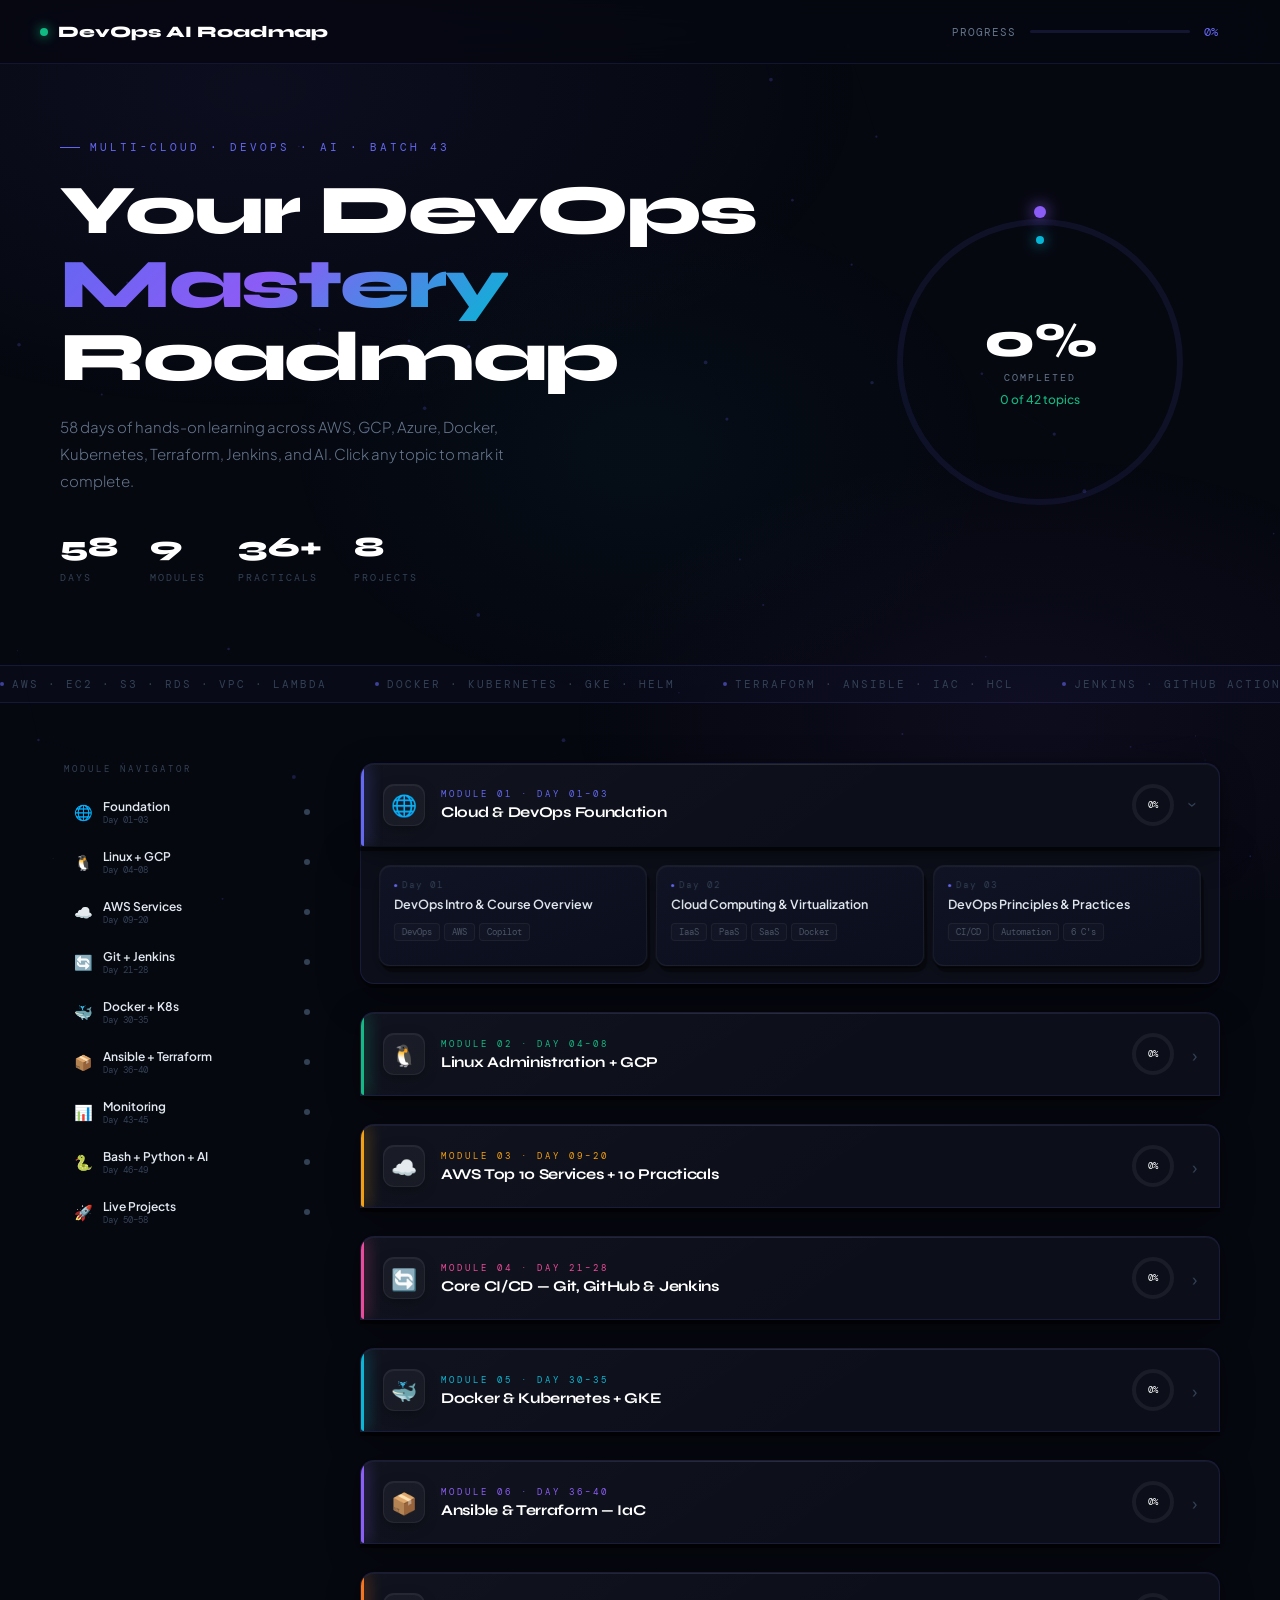
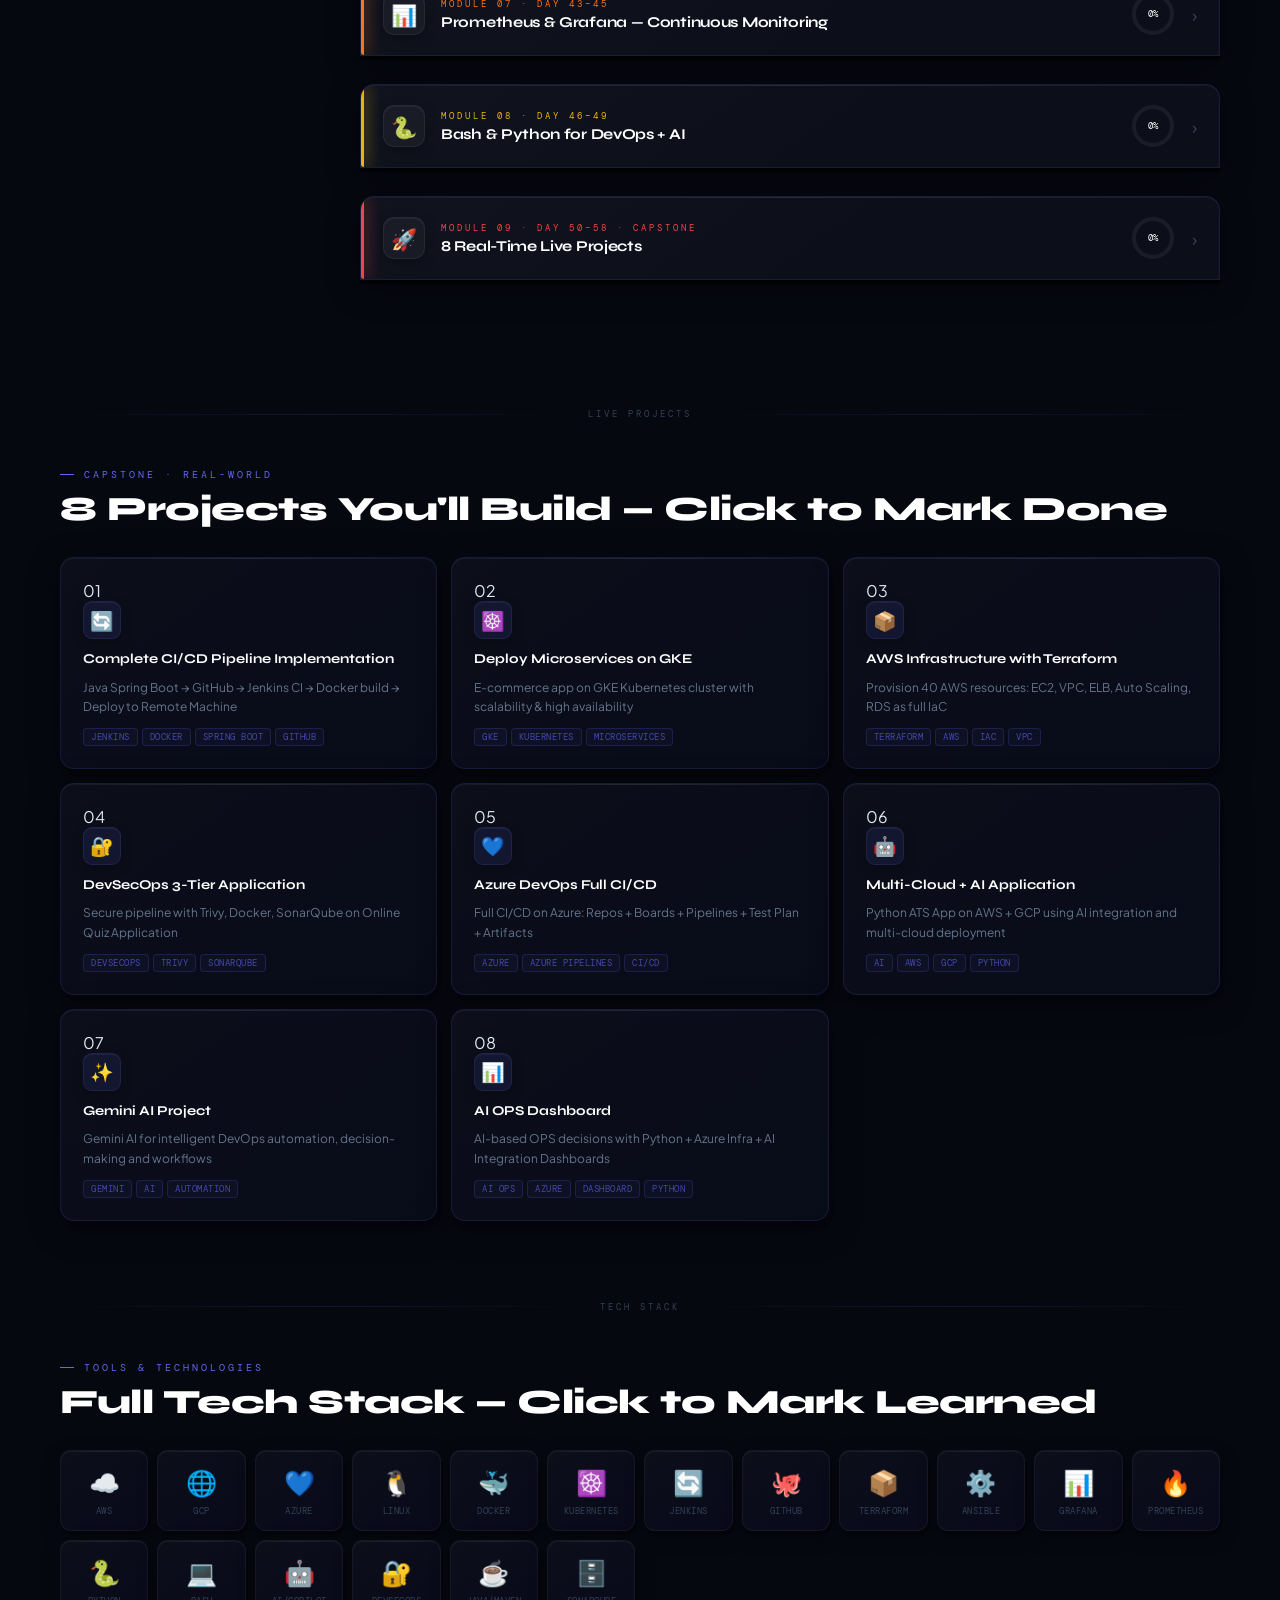
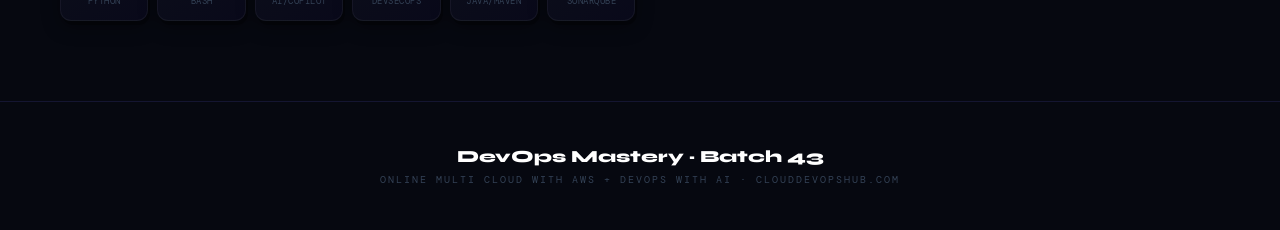
<file: roadmap.html>
<!DOCTYPE html>
<html lang="en">
<head>
<meta charset="UTF-8">
<meta name="viewport" content="width=device-width, initial-scale=1.0">
<title>DevOps Mastery · AI Roadmap</title>
<link href="https://fonts.googleapis.com/css2?family=Syne:wght@400;600;700;800&family=DM+Mono:wght@300;400;500&family=Plus+Jakarta+Sans:wght@300;400;500;600&display=swap" rel="stylesheet">
<style>
*, *::before, *::after { margin: 0; padding: 0; box-sizing: border-box; }
html { scroll-behavior: smooth; }
:root {
  --bg: #060810;
  --surface: #0c0f1a;
  --surface2: #111527;
  --border: rgba(99,102,241,0.15);
  --border-hover: rgba(99,102,241,0.4);
  --ai-blue: #6366f1;
  --ai-purple: #8b5cf6;
  --ai-cyan: #06b6d4;
  --ai-green: #10b981;
  --text: #e2e8f0;
  --text-muted: #64748b;
  --text-dim: #334155;
}
body { background: var(--bg); color: var(--text); font-family: 'Plus Jakarta Sans', sans-serif; overflow-x: hidden; min-height: 100vh; }
body::before {
  content: '';
  position: fixed; inset: 0;
  background:
    radial-gradient(ellipse 80% 60% at 20% 10%, rgba(99,102,241,0.07) 0%, transparent 60%),
    radial-gradient(ellipse 60% 50% at 80% 80%, rgba(139,92,246,0.06) 0%, transparent 60%),
    radial-gradient(ellipse 40% 40% at 50% 50%, rgba(6,182,212,0.04) 0%, transparent 70%);
  pointer-events: none; z-index: 0;
}
.neural-bg { position: fixed; inset: 0; z-index: 0; pointer-events: none; overflow: hidden; }
.neural-bg canvas { width: 100%; height: 100%; }

/* NAV */
nav {
  position: fixed; top: 0; left: 0; right: 0; z-index: 100;
  padding: 0 40px; height: 64px;
  display: flex; align-items: center; justify-content: space-between;
  background: rgba(6,8,16,0.85); backdrop-filter: blur(24px) saturate(180%);
  border-bottom: 1px solid var(--border);
}
.nav-brand { display: flex; align-items: center; gap: 10px; font-family: 'Syne', sans-serif; font-weight: 800; font-size: 16px; color: #fff; }
.nav-dot { width: 8px; height: 8px; border-radius: 50%; background: var(--ai-green); box-shadow: 0 0 12px var(--ai-green); animation: breathe 2s ease-in-out infinite; }
@keyframes breathe { 0%,100%{opacity:1;transform:scale(1)} 50%{opacity:0.5;transform:scale(0.7)} }
.nav-right { display: flex; align-items: center; gap: 14px; }
.nav-prog-label { font-family: 'DM Mono', monospace; font-size: 11px; color: var(--text-muted); letter-spacing: 1px; }
.nav-prog-bar { width: 160px; height: 3px; background: rgba(99,102,241,0.15); border-radius: 10px; overflow: hidden; }
.nav-prog-fill { height: 100%; background: linear-gradient(90deg, var(--ai-blue), var(--ai-green)); border-radius: 10px; transition: width 0.6s ease; width: 0%; }
.nav-pct { font-family: 'DM Mono', monospace; font-size: 12px; color: var(--ai-blue); min-width: 36px; }

/* HERO */
.hero {
  position: relative; z-index: 1;
  padding: 140px 60px 80px;
  max-width: 1300px; margin: 0 auto;
  display: grid; grid-template-columns: 1fr 360px; gap: 60px; align-items: center;
}
.hero-eyebrow { font-family: 'DM Mono', monospace; font-size: 11px; letter-spacing: 3px; color: var(--ai-blue); text-transform: uppercase; display: flex; align-items: center; gap: 10px; margin-bottom: 20px; }
.hero-eyebrow::before { content: ''; width: 20px; height: 1px; background: var(--ai-blue); }
.hero-title { font-family: 'Syne', sans-serif; font-weight: 800; font-size: clamp(38px, 5.5vw, 70px); line-height: 1.05; letter-spacing: -2px; color: #fff; margin-bottom: 18px; }
.grad { background: linear-gradient(135deg, var(--ai-blue) 0%, var(--ai-purple) 45%, var(--ai-cyan) 100%); -webkit-background-clip: text; -webkit-text-fill-color: transparent; background-clip: text; }
.hero-desc { font-size: 15px; font-weight: 300; color: var(--text-muted); line-height: 1.8; max-width: 500px; margin-bottom: 36px; }
.hero-stats { display: flex; gap: 32px; }
.h-stat-num { font-family: 'Syne', sans-serif; font-weight: 800; font-size: 28px; color: #fff; display: block; }
.h-stat-lbl { font-family: 'DM Mono', monospace; font-size: 10px; letter-spacing: 2px; color: var(--text-dim); text-transform: uppercase; }

/* HERO VISUAL */
.hero-visual { display: flex; align-items: center; justify-content: center; position: relative; }
.orbit-wrap { position: absolute; width: 300px; height: 300px; animation: orbitSpin 12s linear infinite; }
.orbit-dot { position: absolute; top: 0; left: 50%; transform: translateX(-50%) translateY(-6px); width: 12px; height: 12px; border-radius: 50%; background: var(--ai-purple); box-shadow: 0 0 16px var(--ai-purple); }
.orbit-wrap2 { animation-duration: 8s; animation-direction: reverse; }
.orbit-wrap2 .orbit-dot { width: 8px; height: 8px; background: var(--ai-cyan); box-shadow: 0 0 14px var(--ai-cyan); }
@keyframes orbitSpin { from{transform:rotate(0deg)} to{transform:rotate(360deg)} }
.brain-ring { position: relative; width: 300px; height: 300px; }
.brain-ring svg { position: absolute; inset: 0; transform: rotate(-90deg); }
.r-track { fill: none; stroke: rgba(99,102,241,0.1); stroke-width: 6; }
.r-fill { fill: none; stroke-width: 6; stroke-linecap: round; stroke: url(#rg1); stroke-dasharray: 880; stroke-dashoffset: 880; transition: stroke-dashoffset 2s ease; filter: drop-shadow(0 0 8px rgba(99,102,241,0.6)); }
.brain-center { position: absolute; inset: 0; display: flex; flex-direction: column; align-items: center; justify-content: center; text-align: center; }
.b-pct { font-family: 'Syne', sans-serif; font-weight: 800; font-size: 48px; color: #fff; line-height: 1; }
.b-lbl { font-family: 'DM Mono', monospace; font-size: 10px; letter-spacing: 2px; color: var(--text-muted); text-transform: uppercase; margin-top: 6px; }
.b-sub { font-size: 12px; color: var(--ai-green); margin-top: 8px; font-weight: 500; }

/* TICKER */
.ticker-wrap { position: relative; z-index: 1; padding: 11px 0; border-top: 1px solid var(--border); border-bottom: 1px solid var(--border); background: rgba(99,102,241,0.03); overflow: hidden; }
.ticker { display: flex; gap: 48px; animation: tickerAnim 35s linear infinite; white-space: nowrap; }
.ti { font-family: 'DM Mono', monospace; font-size: 11px; letter-spacing: 2px; color: var(--text-dim); text-transform: uppercase; flex-shrink: 0; display: flex; align-items: center; gap: 8px; }
.ti-dot { width: 4px; height: 4px; border-radius: 50%; background: var(--ai-blue); opacity: 0.6; }
@keyframes tickerAnim { from{transform:translateX(0)} to{transform:translateX(-50%)} }

/* LAYOUT */
.main-wrap { position: relative; z-index: 1; max-width: 1300px; margin: 0 auto; padding: 60px 60px 100px; display: grid; grid-template-columns: 264px 1fr; gap: 36px; align-items: start; }

/* SIDEBAR */
.sidebar { position: sticky; top: 84px; }
.sb-title { font-family: 'DM Mono', monospace; font-size: 9px; letter-spacing: 3px; color: var(--text-dim); text-transform: uppercase; margin-bottom: 14px; padding-left: 4px; }
.sb-link { display: flex; align-items: center; gap: 10px; padding: 9px 13px; border-radius: 10px; margin-bottom: 3px; cursor: pointer; transition: all 0.2s; border: 1px solid transparent; text-decoration: none; }
.sb-link:hover { background: rgba(99,102,241,0.06); border-color: var(--border); }
.sb-icon { font-size: 15px; flex-shrink: 0; }
.sb-info { flex: 1; overflow: hidden; }
.sb-name { font-size: 12px; font-weight: 600; color: var(--text); white-space: nowrap; overflow: hidden; text-overflow: ellipsis; }
.sb-count { font-family: 'DM Mono', monospace; font-size: 9px; color: var(--text-dim); }
.sb-dot { width: 6px; height: 6px; border-radius: 50%; background: var(--text-dim); flex-shrink: 0; transition: all 0.3s; }
.sb-dot.done { background: var(--ai-green); box-shadow: 0 0 8px var(--ai-green); }
.sb-dot.partial { background: var(--ai-blue); box-shadow: 0 0 8px var(--ai-blue); }

/* MODULES */
.mods-area { min-width: 0; }
.mod { margin-bottom: 28px; scroll-margin-top: 84px; }

/* 3D MODULE HEADER */
.mod-head {
  display: flex; align-items: center; gap: 16px; padding: 18px 22px;
  background: var(--surface); border: 1px solid var(--border);
  border-radius: 14px 14px 0 0; cursor: pointer; user-select: none;
  transition: all 0.3s; position: relative; overflow: hidden;
  box-shadow: 0 1px 0 rgba(255,255,255,0.04) inset, 0 8px 32px rgba(0,0,0,0.4), 0 2px 8px rgba(0,0,0,0.3), 0 4px 0 rgba(0,0,0,0.5);
}
.mod-head::before { content: ''; position: absolute; top: 0; left: 0; right: 0; height: 1px; background: linear-gradient(90deg, transparent, rgba(255,255,255,0.08), transparent); }
.mod-head::after { content: ''; position: absolute; inset: 0; background: linear-gradient(145deg, rgba(255,255,255,0.02) 0%, transparent 60%); pointer-events: none; }
.mod-head:hover { border-color: var(--border-hover); box-shadow: 0 1px 0 rgba(255,255,255,0.06) inset, 0 20px 60px rgba(0,0,0,0.55), 0 4px 20px rgba(99,102,241,0.12), 0 4px 0 rgba(0,0,0,0.5); transform: translateY(-2px); }
.mod.open .mod-head { border-radius: 14px 14px 0 0; border-bottom-color: transparent; }

.mod-colorbar { position: absolute; left: 0; top: 0; bottom: 0; width: 3px; border-radius: 3px 0 0 3px; background: var(--mc, var(--ai-blue)); box-shadow: 0 0 16px var(--mc, var(--ai-blue)); }
.mod-icon { width: 42px; height: 42px; border-radius: 11px; background: rgba(255,255,255,0.04); border: 1px solid rgba(255,255,255,0.06); display: flex; align-items: center; justify-content: center; font-size: 21px; flex-shrink: 0; box-shadow: 0 4px 12px rgba(0,0,0,0.35), 0 1px 0 rgba(255,255,255,0.06) inset; }
.mod-info { flex: 1; min-width: 0; }
.mod-tag { font-family: 'DM Mono', monospace; font-size: 9px; letter-spacing: 3px; color: var(--mc, var(--ai-blue)); text-transform: uppercase; margin-bottom: 3px; }
.mod-title { font-family: 'Syne', sans-serif; font-weight: 700; font-size: 15px; color: #fff; letter-spacing: -0.3px; }

/* MINI RING */
.mini-ring { position: relative; width: 46px; height: 46px; flex-shrink: 0; }
.mini-ring svg { transform: rotate(-90deg); }
.mr-track { fill: none; stroke: rgba(255,255,255,0.06); stroke-width: 4; }
.mr-fill { fill: none; stroke-width: 4; stroke-linecap: round; stroke: var(--mc, var(--ai-blue)); transition: stroke-dashoffset 0.8s ease; filter: drop-shadow(0 0 4px var(--mc, var(--ai-blue))); }
.mr-txt { position: absolute; inset: 0; display: flex; align-items: center; justify-content: center; font-family: 'DM Mono', monospace; font-size: 9px; color: #fff; }
.mod-chevron { color: var(--text-dim); transition: transform 0.3s ease; font-size: 18px; flex-shrink: 0; }
.mod.open .mod-chevron { transform: rotate(90deg); }

/* MODULE BODY */
.mod-body { display: none; background: var(--surface); border: 1px solid var(--border); border-top: none; border-radius: 0 0 14px 14px; padding: 18px; box-shadow: 0 12px 40px rgba(0,0,0,0.4), 0 4px 0 rgba(0,0,0,0.4); }
.mod.open .mod-body { display: block; }

/* DAY CARDS */
.days-grid { display: grid; grid-template-columns: repeat(auto-fill, minmax(230px,1fr)); gap: 9px; }

.day-card {
  position: relative; border-radius: 11px; padding: 13px 14px 24px;
  cursor: pointer; user-select: none;
  transition: all 0.25s cubic-bezier(0.4,0,0.2,1);
  border: 1px solid rgba(255,255,255,0.06);
  background: linear-gradient(160deg, #0f1323 0%, #0b0e1d 100%);
  box-shadow:
    0 1px 0 rgba(255,255,255,0.04) inset,
    0 6px 20px rgba(0,0,0,0.35),
    3px 6px 0 rgba(0,0,0,0.4),
    0 2px 0 rgba(0,0,0,0.5);
  transform: perspective(500px) rotateX(1.5deg);
  overflow: hidden;
}
.day-card::before { content: ''; position: absolute; top: 0; left: 0; right: 0; height: 1px; background: linear-gradient(90deg, transparent, rgba(255,255,255,0.07), transparent); }
.day-card:hover {
  transform: perspective(500px) rotateX(0deg) translateY(-4px);
  border-color: rgba(99,102,241,0.28);
  box-shadow: 0 1px 0 rgba(255,255,255,0.07) inset, 0 18px 50px rgba(0,0,0,0.55), 0 4px 16px rgba(99,102,241,0.18), 1px 2px 0 rgba(0,0,0,0.3);
}
.day-card:active { transform: perspective(500px) rotateX(3deg) translateY(2px); box-shadow: 0 2px 8px rgba(0,0,0,0.5), 1px 1px 0 rgba(0,0,0,0.4); transition-duration: 0.08s; }

/* DONE STATE */
.day-card.done {
  background: linear-gradient(160deg, #091c12 0%, #060f0a 100%);
  border-color: rgba(16,185,129,0.3);
  box-shadow: 0 1px 0 rgba(16,185,129,0.08) inset, 0 6px 20px rgba(0,0,0,0.35), 0 0 24px rgba(16,185,129,0.1), 3px 6px 0 rgba(0,0,0,0.4);
}
.day-card.done:hover {
  border-color: rgba(16,185,129,0.5);
  box-shadow: 0 1px 0 rgba(16,185,129,0.1) inset, 0 18px 50px rgba(0,0,0,0.5), 0 4px 20px rgba(16,185,129,0.2), 1px 2px 0 rgba(0,0,0,0.3);
}

.d-check {
  display: none; position: absolute; top: 9px; right: 9px;
  width: 22px; height: 22px; border-radius: 50%; background: var(--ai-green);
  align-items: center; justify-content: center; font-size: 12px; color: #fff; font-weight: 700;
  box-shadow: 0 0 14px var(--ai-green);
  animation: checkPop 0.3s cubic-bezier(0.34,1.56,0.64,1);
}
.day-card.done .d-check { display: flex; }
@keyframes checkPop { from{transform:scale(0) rotate(-180deg);opacity:0} to{transform:scale(1) rotate(0);opacity:1} }

.d-day { font-family: 'DM Mono', monospace; font-size: 9px; letter-spacing: 2px; color: var(--text-dim); margin-bottom: 5px; display: flex; align-items: center; gap: 5px; }
.d-day::before { content: ''; width: 3px; height: 3px; border-radius: 50%; background: var(--mc, var(--ai-blue)); }
.day-card.done .d-day { color: rgba(16,185,129,0.55); }
.day-card.done .d-day::before { background: var(--ai-green); }

.d-title { font-size: 12.5px; font-weight: 600; color: var(--text); line-height: 1.4; margin-bottom: 9px; padding-right: 18px; }
.day-card.done .d-title { color: rgba(16,185,129,0.9); }

.d-chips { display: flex; flex-wrap: wrap; gap: 4px; }
.chip { font-family: 'DM Mono', monospace; font-size: 9px; color: rgba(148,163,184,0.45); background: rgba(255,255,255,0.02); border: 1px solid rgba(255,255,255,0.05); padding: 2px 7px; border-radius: 4px; transition: all 0.2s; }
.day-card:hover .chip { color: rgba(148,163,184,0.65); border-color: rgba(255,255,255,0.09); }
.day-card.done .chip { color: rgba(16,185,129,0.45); border-color: rgba(16,185,129,0.12); background: rgba(16,185,129,0.03); }

.d-hint { position: absolute; bottom: 7px; right: 9px; font-family: 'DM Mono', monospace; font-size: 8px; letter-spacing: 1px; color: var(--text-dim); opacity: 0; transition: opacity 0.2s; text-transform: uppercase; }
.day-card:hover .d-hint { opacity: 1; }
.day-card.done .d-hint { display: none; }

/* WORKSHOP */
.workshop { background: linear-gradient(135deg, rgba(245,158,11,0.07) 0%, rgba(245,158,11,0.02) 100%); border: 1px solid rgba(245,158,11,0.18); border-radius: 9px; padding: 11px 16px; margin-top: 10px; display: flex; align-items: center; gap: 10px; font-size: 12.5px; font-weight: 600; color: rgba(245,158,11,0.85); box-shadow: 0 4px 16px rgba(0,0,0,0.2), inset 0 1px 0 rgba(245,158,11,0.07); }
.workshop.blue { background: linear-gradient(135deg, rgba(99,102,241,0.07) 0%, transparent 100%); border-color: rgba(99,102,241,0.18); color: rgba(99,102,241,0.85); }

/* SECTION HEADER */
.sec-wrap { position: relative; z-index: 1; max-width: 1300px; margin: 0 auto; padding: 0 60px 80px; }
.sec-eyebrow { font-family: 'DM Mono', monospace; font-size: 10px; letter-spacing: 3px; color: var(--ai-blue); text-transform: uppercase; margin-bottom: 8px; display: flex; align-items: center; gap: 10px; }
.sec-eyebrow::before { content: ''; width: 14px; height: 1px; background: var(--ai-blue); }
.sec-h2 { font-family: 'Syne', sans-serif; font-weight: 800; font-size: clamp(22px,3vw,34px); color: #fff; letter-spacing: -0.5px; margin-bottom: 28px; }

/* PROJECTS */
.proj-grid { display: grid; grid-template-columns: repeat(auto-fill,minmax(310px,1fr)); gap: 14px; }
.proj-card {
  position: relative; padding: 22px;
  background: linear-gradient(145deg, var(--surface) 0%, #080b18 100%);
  border: 1px solid var(--border); border-radius: 14px;
  transition: all 0.3s; overflow: hidden; cursor: pointer; user-select: none;
  box-shadow: 0 1px 0 rgba(255,255,255,0.04) inset, 0 8px 32px rgba(0,0,0,0.4), 4px 8px 0 rgba(0,0,0,0.25);
}
.proj-card::before { content: ''; position: absolute; top: 0; left: 0; right: 0; height: 1px; background: linear-gradient(90deg, transparent, rgba(255,255,255,0.07), transparent); }
.proj-card:hover { border-color: rgba(99,102,241,0.32); transform: translateY(-5px); box-shadow: 0 1px 0 rgba(255,255,255,0.06) inset, 0 24px 70px rgba(0,0,0,0.55), 0 8px 28px rgba(99,102,241,0.14), 2px 4px 0 rgba(0,0,0,0.15); }
.proj-card.done { background: linear-gradient(145deg, #091512 0%, #050d09 100%); border-color: rgba(16,185,129,0.25); }
.proj-card.done:hover { box-shadow: 0 24px 70px rgba(0,0,0,0.55), 0 8px 28px rgba(16,185,129,0.18), 2px 4px 0 rgba(0,0,0,0.15); }
.proj-num { font-family: 'Syne', sans-serif; font-weight: 800; font-size: 50px; color: rgba(99,102,241,0.07); position: absolute; top: 8px; right: 14px; line-height: 1; pointer-events: none; }
.proj-card.done .proj-num { color: rgba(16,185,129,0.07); }
.proj-done-badge { position: absolute; top: 12px; right: 12px; background: var(--ai-green); color: #fff; font-size: 10px; font-weight: 700; padding: 3px 9px; border-radius: 20px; display: none; box-shadow: 0 0 14px var(--ai-green); animation: checkPop 0.3s cubic-bezier(0.34,1.56,0.64,1); }
.proj-card.done .proj-done-badge { display: block; }
.proj-icon { width: 38px; height: 38px; border-radius: 9px; background: rgba(99,102,241,0.1); border: 1px solid rgba(99,102,241,0.15); display: flex; align-items: center; justify-content: center; font-size: 19px; margin-bottom: 12px; box-shadow: 0 4px 12px rgba(0,0,0,0.3), inset 0 1px 0 rgba(255,255,255,0.05); }
.proj-card.done .proj-icon { background: rgba(16,185,129,0.1); border-color: rgba(16,185,129,0.2); }
.proj-title { font-family: 'Syne', sans-serif; font-weight: 700; font-size: 13.5px; color: #fff; line-height: 1.3; margin-bottom: 9px; }
.proj-desc { font-size: 12px; color: var(--text-muted); line-height: 1.6; margin-bottom: 12px; }
.proj-tags { display: flex; flex-wrap: wrap; gap: 4px; }
.ptag { font-family: 'DM Mono', monospace; font-size: 9px; letter-spacing: 0.5px; color: rgba(99,102,241,0.65); border: 1px solid rgba(99,102,241,0.18); background: rgba(99,102,241,0.05); padding: 2px 7px; border-radius: 4px; text-transform: uppercase; }
.proj-card.done .ptag { color: rgba(16,185,129,0.65); border-color: rgba(16,185,129,0.18); background: rgba(16,185,129,0.05); }

/* TECH */
.tech-grid { display: grid; grid-template-columns: repeat(auto-fill,minmax(88px,1fr)); gap: 9px; }
.tech-item {
  position: relative; display: flex; flex-direction: column; align-items: center; gap: 7px;
  padding: 15px 8px 13px;
  background: linear-gradient(145deg, var(--surface) 0%, #09091a 100%);
  border: 1px solid rgba(255,255,255,0.05); border-radius: 11px;
  cursor: pointer; transition: all 0.25s; text-align: center; user-select: none;
  box-shadow: 0 1px 0 rgba(255,255,255,0.03) inset, 0 6px 18px rgba(0,0,0,0.35), 2px 4px 0 rgba(0,0,0,0.3);
}
.tech-item::before { content: ''; position: absolute; top: 0; left: 0; right: 0; height: 1px; background: linear-gradient(90deg, transparent, rgba(255,255,255,0.06), transparent); border-radius: 11px 11px 0 0; }
.tech-item:hover { border-color: rgba(99,102,241,0.25); transform: translateY(-3px); box-shadow: 0 1px 0 rgba(255,255,255,0.05) inset, 0 14px 36px rgba(0,0,0,0.5), 0 4px 14px rgba(99,102,241,0.14), 1px 2px 0 rgba(0,0,0,0.2); }
.tech-item:active { transform: translateY(0); transition-duration: 0.08s; }
.tech-item.done { background: linear-gradient(145deg, #091510 0%, #050d08 100%); border-color: rgba(16,185,129,0.25); box-shadow: 0 1px 0 rgba(16,185,129,0.06) inset, 0 6px 18px rgba(0,0,0,0.35), 0 0 18px rgba(16,185,129,0.09), 2px 4px 0 rgba(0,0,0,0.3); }
.tech-emoji { font-size: 25px; }
.tech-name { font-family: 'DM Mono', monospace; font-size: 9px; letter-spacing: 0.5px; color: var(--text-dim); text-transform: uppercase; transition: color 0.2s; }
.tech-item:hover .tech-name { color: var(--text-muted); }
.tech-item.done .tech-name { color: rgba(16,185,129,0.6); }
.tech-check { position: absolute; top: 5px; right: 5px; width: 15px; height: 15px; border-radius: 50%; background: var(--ai-green); display: none; align-items: center; justify-content: center; font-size: 8px; color: #fff; font-weight: 700; box-shadow: 0 0 8px var(--ai-green); animation: checkPop 0.3s cubic-bezier(0.34,1.56,0.64,1); }
.tech-item.done .tech-check { display: flex; }

/* DIVIDER */
.divider { position: relative; z-index: 1; max-width: 1300px; margin: 0 auto 48px; padding: 0 60px; display: flex; align-items: center; gap: 14px; }
.div-line { flex: 1; height: 1px; background: linear-gradient(90deg, transparent, var(--border), transparent); }
.div-txt { font-family: 'DM Mono', monospace; font-size: 9px; letter-spacing: 3px; color: var(--text-dim); text-transform: uppercase; }

/* TOAST */
.toast { position: fixed; bottom: 30px; left: 50%; transform: translateX(-50%) translateY(80px); background: var(--surface2); border: 1px solid var(--border); border-radius: 12px; padding: 11px 18px; display: flex; align-items: center; gap: 9px; font-size: 13px; color: var(--text); z-index: 999; transition: transform 0.4s cubic-bezier(0.34,1.56,0.64,1), opacity 0.3s; opacity: 0; box-shadow: 0 16px 48px rgba(0,0,0,0.55); pointer-events: none; white-space: nowrap; }
.toast.show { transform: translateX(-50%) translateY(0); opacity: 1; }

/* FOOTER */
footer { position: relative; z-index: 1; text-align: center; padding: 44px 40px; border-top: 1px solid var(--border); }
.ft-logo { font-family: 'Syne', sans-serif; font-weight: 800; font-size: 17px; color: #fff; margin-bottom: 6px; }
.ft-tag { font-family: 'DM Mono', monospace; font-size: 10px; letter-spacing: 2px; color: var(--text-dim); text-transform: uppercase; }

@media (max-width: 900px) {
  .hero { grid-template-columns: 1fr; padding: 110px 24px 60px; }
  .hero-visual { display: none; }
  .main-wrap { grid-template-columns: 1fr; padding: 40px 24px 80px; }
  .sidebar { display: none; }
  .sec-wrap, .divider { padding-left: 24px; padding-right: 24px; }
}
</style>
</head>
<body>

<div class="neural-bg"><canvas id="nc"></canvas></div>

<nav>
  <div class="nav-brand"><div class="nav-dot"></div>DevOps AI Roadmap</div>
  <div class="nav-right">
    <span class="nav-prog-label">PROGRESS</span>
    <div class="nav-prog-bar"><div class="nav-prog-fill" id="navFill"></div></div>
    <span class="nav-pct" id="navPct">0%</span>
  </div>
</nav>

<!-- HERO -->
<div class="hero">
  <div>
    <div class="hero-eyebrow">Multi-Cloud · DevOps · AI · Batch 43</div>
    <h1 class="hero-title">Your DevOps<br><span class="grad">Mastery</span><br>Roadmap</h1>
    <p class="hero-desc">58 days of hands-on learning across AWS, GCP, Azure, Docker, Kubernetes, Terraform, Jenkins, and AI. Click any topic to mark it complete.</p>
    <div class="hero-stats">
      <div><span class="h-stat-num">58</span><span class="h-stat-lbl">Days</span></div>
      <div><span class="h-stat-num">9</span><span class="h-stat-lbl">Modules</span></div>
      <div><span class="h-stat-num">36+</span><span class="h-stat-lbl">Practicals</span></div>
      <div><span class="h-stat-num">8</span><span class="h-stat-lbl">Projects</span></div>
    </div>
  </div>
  <div class="hero-visual">
    <div style="position:relative;display:flex;align-items:center;justify-content:center;">
      <div class="orbit-wrap" style="position:absolute;width:300px;height:300px;"><div class="orbit-dot"></div></div>
      <div class="orbit-wrap orbit-wrap2" style="position:absolute;width:240px;height:240px;"><div class="orbit-dot"></div></div>
      <div class="brain-ring">
        <svg viewBox="0 0 300 300" xmlns="http://www.w3.org/2000/svg">
          <defs><linearGradient id="rg1" x1="0%" y1="0%" x2="100%" y2="0%"><stop offset="0%" style="stop-color:#6366f1"/><stop offset="100%" style="stop-color:#10b981"/></linearGradient></defs>
          <circle class="r-track" cx="150" cy="150" r="140"/>
          <circle class="r-fill" id="heroRing" cx="150" cy="150" r="140"/>
        </svg>
        <div class="brain-center">
          <div class="b-pct" id="bPct">0%</div>
          <div class="b-lbl">Completed</div>
          <div class="b-sub" id="bSub">0 of 42 topics</div>
        </div>
      </div>
    </div>
  </div>
</div>

<!-- TICKER -->
<div class="ticker-wrap">
  <div class="ticker">
    <div class="ti"><div class="ti-dot"></div>AWS · EC2 · S3 · RDS · VPC · Lambda</div>
    <div class="ti"><div class="ti-dot"></div>Docker · Kubernetes · GKE · Helm</div>
    <div class="ti"><div class="ti-dot"></div>Terraform · Ansible · IaC · HCL</div>
    <div class="ti"><div class="ti-dot"></div>Jenkins · GitHub Actions · CI/CD</div>
    <div class="ti"><div class="ti-dot"></div>Prometheus · Grafana · Monitoring</div>
    <div class="ti"><div class="ti-dot"></div>Python · Bash · Automation · boto3</div>
    <div class="ti"><div class="ti-dot"></div>Azure DevOps · Pipelines · Boards</div>
    <div class="ti"><div class="ti-dot"></div>AI · Copilot · Gemini · DevSecOps</div>
    <div class="ti"><div class="ti-dot"></div>AWS · EC2 · S3 · RDS · VPC · Lambda</div>
    <div class="ti"><div class="ti-dot"></div>Docker · Kubernetes · GKE · Helm</div>
    <div class="ti"><div class="ti-dot"></div>Terraform · Ansible · IaC · HCL</div>
    <div class="ti"><div class="ti-dot"></div>Jenkins · GitHub Actions · CI/CD</div>
    <div class="ti"><div class="ti-dot"></div>Prometheus · Grafana · Monitoring</div>
    <div class="ti"><div class="ti-dot"></div>Python · Bash · Automation · boto3</div>
    <div class="ti"><div class="ti-dot"></div>Azure DevOps · Pipelines · Boards</div>
    <div class="ti"><div class="ti-dot"></div>AI · Copilot · Gemini · DevSecOps</div>
  </div>
</div>

<!-- MAIN -->
<div class="main-wrap">
  <!-- SIDEBAR -->
  <div class="sidebar">
    <div class="sb-title">Module Navigator</div>
    <a href="#m1" class="sb-link" onclick="openMod('m1')"><span class="sb-icon">🌐</span><div class="sb-info"><div class="sb-name">Foundation</div><div class="sb-count">Day 01–03</div></div><div class="sb-dot" id="sd-m1"></div></a>
    <a href="#m2" class="sb-link" onclick="openMod('m2')"><span class="sb-icon">🐧</span><div class="sb-info"><div class="sb-name">Linux + GCP</div><div class="sb-count">Day 04–08</div></div><div class="sb-dot" id="sd-m2"></div></a>
    <a href="#m3" class="sb-link" onclick="openMod('m3')"><span class="sb-icon">☁️</span><div class="sb-info"><div class="sb-name">AWS Services</div><div class="sb-count">Day 09–20</div></div><div class="sb-dot" id="sd-m3"></div></a>
    <a href="#m4" class="sb-link" onclick="openMod('m4')"><span class="sb-icon">🔄</span><div class="sb-info"><div class="sb-name">Git + Jenkins</div><div class="sb-count">Day 21–28</div></div><div class="sb-dot" id="sd-m4"></div></a>
    <a href="#m5" class="sb-link" onclick="openMod('m5')"><span class="sb-icon">🐳</span><div class="sb-info"><div class="sb-name">Docker + K8s</div><div class="sb-count">Day 30–35</div></div><div class="sb-dot" id="sd-m5"></div></a>
    <a href="#m6" class="sb-link" onclick="openMod('m6')"><span class="sb-icon">📦</span><div class="sb-info"><div class="sb-name">Ansible + Terraform</div><div class="sb-count">Day 36–40</div></div><div class="sb-dot" id="sd-m6"></div></a>
    <a href="#m7" class="sb-link" onclick="openMod('m7')"><span class="sb-icon">📊</span><div class="sb-info"><div class="sb-name">Monitoring</div><div class="sb-count">Day 43–45</div></div><div class="sb-dot" id="sd-m7"></div></a>
    <a href="#m8" class="sb-link" onclick="openMod('m8')"><span class="sb-icon">🐍</span><div class="sb-info"><div class="sb-name">Bash + Python + AI</div><div class="sb-count">Day 46–49</div></div><div class="sb-dot" id="sd-m8"></div></a>
    <a href="#m9" class="sb-link" onclick="openMod('m9')"><span class="sb-icon">🚀</span><div class="sb-info"><div class="sb-name">Live Projects</div><div class="sb-count">Day 50–58</div></div><div class="sb-dot" id="sd-m9"></div></a>
  </div>

  <!-- MODULES -->
  <div class="mods-area" id="modsArea">

    <!-- M1 -->
    <div class="mod open" id="m1" style="--mc:#6366f1">
      <div class="mod-head" onclick="toggleMod('m1')">
        <div class="mod-colorbar"></div>
        <div class="mod-icon">🌐</div>
        <div class="mod-info"><div class="mod-tag">Module 01 · Day 01–03</div><div class="mod-title">Cloud & DevOps Foundation</div></div>
        <div class="mini-ring"><svg width="46" height="46" viewBox="0 0 46 46"><circle class="mr-track" cx="23" cy="23" r="19"/><circle class="mr-fill" id="mr-m1" cx="23" cy="23" r="19" stroke-dasharray="119.4" stroke-dashoffset="119.4"/></svg><div class="mr-txt" id="mp-m1">0%</div></div>
        <span class="mod-chevron">›</span>
      </div>
      <div class="mod-body">
        <div class="days-grid">
          <div class="day-card" onclick="toggleDay(this,'m1')"><div class="d-check">✓</div><div class="d-day">Day 01</div><div class="d-title">DevOps Intro & Course Overview</div><div class="d-chips"><span class="chip">DevOps</span><span class="chip">AWS</span><span class="chip">Copilot</span></div><div class="d-hint">tap to complete</div></div>
          <div class="day-card" onclick="toggleDay(this,'m1')"><div class="d-check">✓</div><div class="d-day">Day 02</div><div class="d-title">Cloud Computing & Virtualization</div><div class="d-chips"><span class="chip">IaaS</span><span class="chip">PaaS</span><span class="chip">SaaS</span><span class="chip">Docker</span></div><div class="d-hint">tap to complete</div></div>
          <div class="day-card" onclick="toggleDay(this,'m1')"><div class="d-check">✓</div><div class="d-day">Day 03</div><div class="d-title">DevOps Principles & Practices</div><div class="d-chips"><span class="chip">CI/CD</span><span class="chip">Automation</span><span class="chip">6 C's</span></div><div class="d-hint">tap to complete</div></div>
        </div>
      </div>
    </div>

    <!-- M2 -->
    <div class="mod" id="m2" style="--mc:#10b981">
      <div class="mod-head" onclick="toggleMod('m2')">
        <div class="mod-colorbar"></div><div class="mod-icon">🐧</div>
        <div class="mod-info"><div class="mod-tag">Module 02 · Day 04–08</div><div class="mod-title">Linux Administration + GCP</div></div>
        <div class="mini-ring"><svg width="46" height="46" viewBox="0 0 46 46"><circle class="mr-track" cx="23" cy="23" r="19"/><circle class="mr-fill" id="mr-m2" cx="23" cy="23" r="19" stroke-dasharray="119.4" stroke-dashoffset="119.4"/></svg><div class="mr-txt" id="mp-m2">0%</div></div>
        <span class="mod-chevron">›</span>
      </div>
      <div class="mod-body">
        <div class="days-grid">
          <div class="day-card" onclick="toggleDay(this,'m2')"><div class="d-check">✓</div><div class="d-day">Day 04</div><div class="d-title">Linux Overview & GCP Setup</div><div class="d-chips"><span class="chip">Linux</span><span class="chip">GCP</span><span class="chip">Shell</span><span class="chip">CLI</span></div><div class="d-hint">tap to complete</div></div>
          <div class="day-card" onclick="toggleDay(this,'m2')"><div class="d-check">✓</div><div class="d-day">Day 05</div><div class="d-title">Linux VM & User Administration</div><div class="d-chips"><span class="chip">VirtualBox</span><span class="chip">VMware</span><span class="chip">MobaXterm</span></div><div class="d-hint">tap to complete</div></div>
          <div class="day-card" onclick="toggleDay(this,'m2')"><div class="d-check">✓</div><div class="d-day">Day 06</div><div class="d-title">Linux System Administration</div><div class="d-chips"><span class="chip">systemctl</span><span class="chip">top/htop</span><span class="chip">Networking</span></div><div class="d-hint">tap to complete</div></div>
          <div class="day-card" onclick="toggleDay(this,'m2')"><div class="d-check">✓</div><div class="d-day">Day 07</div><div class="d-title">Permissions & Software Management</div><div class="d-chips"><span class="chip">SSH</span><span class="chip">YUM</span><span class="chip">APT</span><span class="chip">Packages</span></div><div class="d-hint">tap to complete</div></div>
          <div class="day-card" onclick="toggleDay(this,'m2')"><div class="d-check">✓</div><div class="d-day">Day 08</div><div class="d-title">Linux Real-World Scenarios</div><div class="d-chips"><span class="chip">Troubleshooting</span><span class="chip">Q&A</span></div><div class="d-hint">tap to complete</div></div>
        </div>
      </div>
    </div>

    <!-- M3 -->
    <div class="mod" id="m3" style="--mc:#f59e0b">
      <div class="mod-head" onclick="toggleMod('m3')">
        <div class="mod-colorbar"></div><div class="mod-icon">☁️</div>
        <div class="mod-info"><div class="mod-tag">Module 03 · Day 09–20</div><div class="mod-title">AWS Top 10 Services + 10 Practicals</div></div>
        <div class="mini-ring"><svg width="46" height="46" viewBox="0 0 46 46"><circle class="mr-track" cx="23" cy="23" r="19"/><circle class="mr-fill" id="mr-m3" cx="23" cy="23" r="19" stroke-dasharray="119.4" stroke-dashoffset="119.4"/></svg><div class="mr-txt" id="mp-m3">0%</div></div>
        <span class="mod-chevron">›</span>
      </div>
      <div class="mod-body">
        <div class="days-grid">
          <div class="day-card" onclick="toggleDay(this,'m3')"><div class="d-check">✓</div><div class="d-day">Day 09</div><div class="d-title">AWS Introduction & EC2 Basics</div><div class="d-chips"><span class="chip">EC2</span><span class="chip">AWS Console</span><span class="chip">Nginx</span></div><div class="d-hint">tap to complete</div></div>
          <div class="day-card" onclick="toggleDay(this,'m3')"><div class="d-check">✓</div><div class="d-day">Day 10</div><div class="d-title">EC2 Scalability & AMI</div><div class="d-chips"><span class="chip">Auto Scaling</span><span class="chip">AMI</span><span class="chip">HA</span></div><div class="d-hint">tap to complete</div></div>
          <div class="day-card" onclick="toggleDay(this,'m3')"><div class="d-check">✓</div><div class="d-day">Day 11</div><div class="d-title">AWS IAM</div><div class="d-chips"><span class="chip">IAM</span><span class="chip">Users</span><span class="chip">Roles</span><span class="chip">Policies</span></div><div class="d-hint">tap to complete</div></div>
          <div class="day-card" onclick="toggleDay(this,'m3')"><div class="d-check">✓</div><div class="d-day">Day 12</div><div class="d-title">EC2 Configuration & Storage</div><div class="d-chips"><span class="chip">EBS</span><span class="chip">Snapshots</span><span class="chip">Elastic IP</span></div><div class="d-hint">tap to complete</div></div>
          <div class="day-card" onclick="toggleDay(this,'m3')"><div class="d-check">✓</div><div class="d-day">Day 13</div><div class="d-title">Elastic Load Balancer</div><div class="d-chips"><span class="chip">ELB</span><span class="chip">Load Balancing</span><span class="chip">HA</span></div><div class="d-hint">tap to complete</div></div>
          <div class="day-card" onclick="toggleDay(this,'m3')"><div class="d-check">✓</div><div class="d-day">Day 14</div><div class="d-title">Amazon S3 Storage</div><div class="d-chips"><span class="chip">S3</span><span class="chip">Glacier</span><span class="chip">Lifecycle</span></div><div class="d-hint">tap to complete</div></div>
          <div class="day-card" onclick="toggleDay(this,'m3')"><div class="d-check">✓</div><div class="d-day">Day 15</div><div class="d-title">S3 Static Website Hosting</div><div class="d-chips"><span class="chip">S3</span><span class="chip">Route 53</span><span class="chip">DNS</span></div><div class="d-hint">tap to complete</div></div>
          <div class="day-card" onclick="toggleDay(this,'m3')"><div class="d-check">✓</div><div class="d-day">Day 16</div><div class="d-title">AWS Databases & RDS</div><div class="d-chips"><span class="chip">RDS</span><span class="chip">PostgreSQL</span><span class="chip">MySQL</span></div><div class="d-hint">tap to complete</div></div>
          <div class="day-card" onclick="toggleDay(this,'m3')"><div class="d-check">✓</div><div class="d-day">Day 17</div><div class="d-title">AWS VPC & Networking</div><div class="d-chips"><span class="chip">VPC</span><span class="chip">CIDR</span><span class="chip">NACL</span><span class="chip">Subnets</span></div><div class="d-hint">tap to complete</div></div>
          <div class="day-card" onclick="toggleDay(this,'m3')"><div class="d-check">✓</div><div class="d-day">Day 18</div><div class="d-title">VPC Practicals</div><div class="d-chips"><span class="chip">VPC Peering</span><span class="chip">Private VPC</span></div><div class="d-hint">tap to complete</div></div>
          <div class="day-card" onclick="toggleDay(this,'m3')"><div class="d-check">✓</div><div class="d-day">Day 19</div><div class="d-title">AWS CloudWatch & Monitoring</div><div class="d-chips"><span class="chip">CloudWatch</span><span class="chip">SNS</span><span class="chip">Billing</span></div><div class="d-hint">tap to complete</div></div>
          <div class="day-card" onclick="toggleDay(this,'m3')"><div class="d-check">✓</div><div class="d-day">Day 20</div><div class="d-title">AWS Service Integrations</div><div class="d-chips"><span class="chip">Lambda</span><span class="chip">SNS</span><span class="chip">Cost Optimization</span></div><div class="d-hint">tap to complete</div></div>
        </div>
      </div>
    </div>

    <!-- M4 -->
    <div class="mod" id="m4" style="--mc:#ec4899">
      <div class="mod-head" onclick="toggleMod('m4')">
        <div class="mod-colorbar"></div><div class="mod-icon">🔄</div>
        <div class="mod-info"><div class="mod-tag">Module 04 · Day 21–28</div><div class="mod-title">Core CI/CD — Git, GitHub & Jenkins</div></div>
        <div class="mini-ring"><svg width="46" height="46" viewBox="0 0 46 46"><circle class="mr-track" cx="23" cy="23" r="19"/><circle class="mr-fill" id="mr-m4" cx="23" cy="23" r="19" stroke-dasharray="119.4" stroke-dashoffset="119.4"/></svg><div class="mr-txt" id="mp-m4">0%</div></div>
        <span class="mod-chevron">›</span>
      </div>
      <div class="mod-body">
        <div class="days-grid">
          <div class="day-card" onclick="toggleDay(this,'m4')"><div class="d-check">✓</div><div class="d-day">Day 21</div><div class="d-title">Git & GitHub Learning</div><div class="d-chips"><span class="chip">Git</span><span class="chip">GitHub</span><span class="chip">SCM</span></div><div class="d-hint">tap to complete</div></div>
          <div class="day-card" onclick="toggleDay(this,'m4')"><div class="d-check">✓</div><div class="d-day">Day 22</div><div class="d-title">Git for Developers</div><div class="d-chips"><span class="chip">Branching</span><span class="chip">Pull Requests</span><span class="chip">Workflow</span></div><div class="d-hint">tap to complete</div></div>
          <div class="day-card" onclick="toggleDay(this,'m4')"><div class="d-check">✓</div><div class="d-day">Day 23</div><div class="d-title">Jenkins Introduction & Setup</div><div class="d-chips"><span class="chip">Jenkins</span><span class="chip">CI</span><span class="chip">Java</span></div><div class="d-hint">tap to complete</div></div>
          <div class="day-card" onclick="toggleDay(this,'m4')"><div class="d-check">✓</div><div class="d-day">Day 24</div><div class="d-title">Jenkins Jobs & Maven</div><div class="d-chips"><span class="chip">Maven</span><span class="chip">Pipelines</span><span class="chip">Jenkinsfile</span></div><div class="d-hint">tap to complete</div></div>
          <div class="day-card" onclick="toggleDay(this,'m4')"><div class="d-check">✓</div><div class="d-day">Day 25</div><div class="d-title">Jenkins Pipelines</div><div class="d-chips"><span class="chip">Groovy</span><span class="chip">Stages</span><span class="chip">Steps</span></div><div class="d-hint">tap to complete</div></div>
          <div class="day-card" onclick="toggleDay(this,'m4')"><div class="d-check">✓</div><div class="d-day">Day 26</div><div class="d-title">Jenkins Plugins</div><div class="d-chips"><span class="chip">Plugins</span><span class="chip">CI/CD Optimization</span></div><div class="d-hint">tap to complete</div></div>
          <div class="day-card" onclick="toggleDay(this,'m4')"><div class="d-check">✓</div><div class="d-day">Day 27</div><div class="d-title">Advanced Jenkins Jobs</div><div class="d-chips"><span class="chip">Java</span><span class="chip">Maven</span><span class="chip">Job Management</span></div><div class="d-hint">tap to complete</div></div>
          <div class="day-card" onclick="toggleDay(this,'m4')"><div class="d-check">✓</div><div class="d-day">Day 28</div><div class="d-title">Jenkins Master-Slave</div><div class="d-chips"><span class="chip">Master-Slave</span><span class="chip">Distributed Builds</span></div><div class="d-hint">tap to complete</div></div>
        </div>
        <div class="workshop">⚡ Day 29 — Workshop: Development Activity</div>
      </div>
    </div>

    <!-- M5 -->
    <div class="mod" id="m5" style="--mc:#06b6d4">
      <div class="mod-head" onclick="toggleMod('m5')">
        <div class="mod-colorbar"></div><div class="mod-icon">🐳</div>
        <div class="mod-info"><div class="mod-tag">Module 05 · Day 30–35</div><div class="mod-title">Docker & Kubernetes + GKE</div></div>
        <div class="mini-ring"><svg width="46" height="46" viewBox="0 0 46 46"><circle class="mr-track" cx="23" cy="23" r="19"/><circle class="mr-fill" id="mr-m5" cx="23" cy="23" r="19" stroke-dasharray="119.4" stroke-dashoffset="119.4"/></svg><div class="mr-txt" id="mp-m5">0%</div></div>
        <span class="mod-chevron">›</span>
      </div>
      <div class="mod-body">
        <div class="days-grid">
          <div class="day-card" onclick="toggleDay(this,'m5')"><div class="d-check">✓</div><div class="d-day">Day 30</div><div class="d-title">Docker Introduction</div><div class="d-chips"><span class="chip">Docker</span><span class="chip">Containers</span><span class="chip">Virtualization</span></div><div class="d-hint">tap to complete</div></div>
          <div class="day-card" onclick="toggleDay(this,'m5')"><div class="d-check">✓</div><div class="d-day">Day 31</div><div class="d-title">Docker Installation & Basics</div><div class="d-chips"><span class="chip">Images</span><span class="chip">Volumes</span><span class="chip">Nginx</span></div><div class="d-hint">tap to complete</div></div>
          <div class="day-card" onclick="toggleDay(this,'m5')"><div class="d-check">✓</div><div class="d-day">Day 32</div><div class="d-title">Docker Lifecycle & Dockerfile</div><div class="d-chips"><span class="chip">Dockerfile</span><span class="chip">Docker Hub</span><span class="chip">Build</span></div><div class="d-hint">tap to complete</div></div>
          <div class="day-card" onclick="toggleDay(this,'m5')"><div class="d-check">✓</div><div class="d-day">Day 33</div><div class="d-title">Kubernetes Introduction</div><div class="d-chips"><span class="chip">K8s</span><span class="chip">Kubectl</span><span class="chip">Orchestration</span></div><div class="d-hint">tap to complete</div></div>
          <div class="day-card" onclick="toggleDay(this,'m5')"><div class="d-check">✓</div><div class="d-day">Day 34</div><div class="d-title">Kubernetes Components & GKE</div><div class="d-chips"><span class="chip">Pods</span><span class="chip">Deployments</span><span class="chip">Services</span><span class="chip">gcloud</span></div><div class="d-hint">tap to complete</div></div>
          <div class="day-card" onclick="toggleDay(this,'m5')"><div class="d-check">✓</div><div class="d-day">Day 35</div><div class="d-title">GKE E-Commerce Project</div><div class="d-chips"><span class="chip">GKE</span><span class="chip">Microservices</span><span class="chip">1-Click Deploy</span></div><div class="d-hint">tap to complete</div></div>
        </div>
      </div>
    </div>

    <!-- M6 -->
    <div class="mod" id="m6" style="--mc:#8b5cf6">
      <div class="mod-head" onclick="toggleMod('m6')">
        <div class="mod-colorbar"></div><div class="mod-icon">📦</div>
        <div class="mod-info"><div class="mod-tag">Module 06 · Day 36–40</div><div class="mod-title">Ansible & Terraform — IaC</div></div>
        <div class="mini-ring"><svg width="46" height="46" viewBox="0 0 46 46"><circle class="mr-track" cx="23" cy="23" r="19"/><circle class="mr-fill" id="mr-m6" cx="23" cy="23" r="19" stroke-dasharray="119.4" stroke-dashoffset="119.4"/></svg><div class="mr-txt" id="mp-m6">0%</div></div>
        <span class="mod-chevron">›</span>
      </div>
      <div class="mod-body">
        <div class="days-grid">
          <div class="day-card" onclick="toggleDay(this,'m6')"><div class="d-check">✓</div><div class="d-day">Day 36</div><div class="d-title">Terraform Introduction</div><div class="d-chips"><span class="chip">Terraform</span><span class="chip">HCL</span><span class="chip">AWS/GCP/Azure</span></div><div class="d-hint">tap to complete</div></div>
          <div class="day-card" onclick="toggleDay(this,'m6')"><div class="d-check">✓</div><div class="d-day">Day 37</div><div class="d-title">Terraform AWS Resources</div><div class="d-chips"><span class="chip">EC2</span><span class="chip">S3</span><span class="chip">IAM</span><span class="chip">EKS</span></div><div class="d-hint">tap to complete</div></div>
          <div class="day-card" onclick="toggleDay(this,'m6')"><div class="d-check">✓</div><div class="d-day">Day 38</div><div class="d-title">Ansible Introduction</div><div class="d-chips"><span class="chip">Ansible</span><span class="chip">Playbooks</span><span class="chip">Config Mgmt</span></div><div class="d-hint">tap to complete</div></div>
          <div class="day-card" onclick="toggleDay(this,'m6')"><div class="d-check">✓</div><div class="d-day">Day 39</div><div class="d-title">Ansible Architecture</div><div class="d-chips"><span class="chip">Inventory</span><span class="chip">SSH</span><span class="chip">Worker Nodes</span></div><div class="d-hint">tap to complete</div></div>
          <div class="day-card" onclick="toggleDay(this,'m6')"><div class="d-check">✓</div><div class="d-day">Day 40</div><div class="d-title">Ansible Playbooks & Roles</div><div class="d-chips"><span class="chip">Galaxy</span><span class="chip">Roles</span><span class="chip">SSH</span></div><div class="d-hint">tap to complete</div></div>
        </div>
        <div class="workshop">⚡ Day 41 — Workshop: Terraform + Ansible SSH + Kubernetes</div>
        <div class="workshop blue" style="margin-top:6px">📝 Day 42 — ATS Resume + Mock Interviews + AI ATS Project</div>
      </div>
    </div>

    <!-- M7 -->
    <div class="mod" id="m7" style="--mc:#f97316">
      <div class="mod-head" onclick="toggleMod('m7')">
        <div class="mod-colorbar"></div><div class="mod-icon">📊</div>
        <div class="mod-info"><div class="mod-tag">Module 07 · Day 43–45</div><div class="mod-title">Prometheus & Grafana — Continuous Monitoring</div></div>
        <div class="mini-ring"><svg width="46" height="46" viewBox="0 0 46 46"><circle class="mr-track" cx="23" cy="23" r="19"/><circle class="mr-fill" id="mr-m7" cx="23" cy="23" r="19" stroke-dasharray="119.4" stroke-dashoffset="119.4"/></svg><div class="mr-txt" id="mp-m7">0%</div></div>
        <span class="mod-chevron">›</span>
      </div>
      <div class="mod-body">
        <div class="days-grid">
          <div class="day-card" onclick="toggleDay(this,'m7')"><div class="d-check">✓</div><div class="d-day">Day 43</div><div class="d-title">Prometheus & Grafana Intro</div><div class="d-chips"><span class="chip">Prometheus</span><span class="chip">Grafana</span><span class="chip">Helm</span><span class="chip">GKE</span></div><div class="d-hint">tap to complete</div></div>
          <div class="day-card" onclick="toggleDay(this,'m7')"><div class="d-check">✓</div><div class="d-day">Day 44</div><div class="d-title">Grafana Dashboards</div><div class="d-chips"><span class="chip">Dashboards</span><span class="chip">Visualization</span><span class="chip">Alerts</span></div><div class="d-hint">tap to complete</div></div>
          <div class="day-card" onclick="toggleDay(this,'m7')"><div class="d-check">✓</div><div class="d-day">Day 45</div><div class="d-title">Students Choice Topics</div><div class="d-chips"><span class="chip">Splunk</span><span class="chip">Lambda</span><span class="chip">GitHub Actions</span><span class="chip">Kafka</span></div><div class="d-hint">tap to complete</div></div>
        </div>
        <div class="workshop">⚡ Day 49 — Workshop: Prometheus / Grafana / Bash / Python</div>
      </div>
    </div>

    <!-- M8 -->
    <div class="mod" id="m8" style="--mc:#eab308">
      <div class="mod-head" onclick="toggleMod('m8')">
        <div class="mod-colorbar"></div><div class="mod-icon">🐍</div>
        <div class="mod-info"><div class="mod-tag">Module 08 · Day 46–49</div><div class="mod-title">Bash & Python for DevOps + AI</div></div>
        <div class="mini-ring"><svg width="46" height="46" viewBox="0 0 46 46"><circle class="mr-track" cx="23" cy="23" r="19"/><circle class="mr-fill" id="mr-m8" cx="23" cy="23" r="19" stroke-dasharray="119.4" stroke-dashoffset="119.4"/></svg><div class="mr-txt" id="mp-m8">0%</div></div>
        <span class="mod-chevron">›</span>
      </div>
      <div class="mod-body">
        <div class="days-grid">
          <div class="day-card" onclick="toggleDay(this,'m8')"><div class="d-check">✓</div><div class="d-day">Day 46</div><div class="d-title">Bash Scripting</div><div class="d-chips"><span class="chip">Bash</span><span class="chip">Shell</span><span class="chip">Automation</span></div><div class="d-hint">tap to complete</div></div>
          <div class="day-card" onclick="toggleDay(this,'m8')"><div class="d-check">✓</div><div class="d-day">Day 47</div><div class="d-title">Python for DevOps</div><div class="d-chips"><span class="chip">Python</span><span class="chip">boto3</span><span class="chip">AWS CLI</span></div><div class="d-hint">tap to complete</div></div>
          <div class="day-card" onclick="toggleDay(this,'m8')"><div class="d-check">✓</div><div class="d-day">Day 48</div><div class="d-title">Azure Fundamentals + Azure DevOps</div><div class="d-chips"><span class="chip">Azure</span><span class="chip">Azure DevOps</span><span class="chip">Multi-Cloud</span></div><div class="d-hint">tap to complete</div></div>
          <div class="day-card" onclick="toggleDay(this,'m8')"><div class="d-check">✓</div><div class="d-day">Day 49</div><div class="d-title">AI + Generative AI Agents + Copilot</div><div class="d-chips"><span class="chip">AI</span><span class="chip">Copilot</span><span class="chip">Gemini</span></div><div class="d-hint">tap to complete</div></div>
        </div>
      </div>
    </div>

    <!-- M9 -->
    <div class="mod" id="m9" style="--mc:#ef4444">
      <div class="mod-head" onclick="toggleMod('m9')">
        <div class="mod-colorbar"></div><div class="mod-icon">🚀</div>
        <div class="mod-info"><div class="mod-tag">Module 09 · Day 50–58 · Capstone</div><div class="mod-title">8 Real-Time Live Projects</div></div>
        <div class="mini-ring"><svg width="46" height="46" viewBox="0 0 46 46"><circle class="mr-track" cx="23" cy="23" r="19"/><circle class="mr-fill" id="mr-m9" cx="23" cy="23" r="19" stroke-dasharray="119.4" stroke-dashoffset="119.4"/></svg><div class="mr-txt" id="mp-m9">0%</div></div>
        <span class="mod-chevron">›</span>
      </div>
      <div class="mod-body">
        <div class="days-grid">
          <div class="day-card" onclick="toggleDay(this,'m9')"><div class="d-check">✓</div><div class="d-day">Day 50 · Project 1</div><div class="d-title">Complete CI/CD Pipeline</div><div class="d-chips"><span class="chip">Jenkins</span><span class="chip">Docker</span><span class="chip">Spring Boot</span></div><div class="d-hint">tap to complete</div></div>
          <div class="day-card" onclick="toggleDay(this,'m9')"><div class="d-check">✓</div><div class="d-day">Day 51 · Project 2</div><div class="d-title">Deploy Microservices on GKE</div><div class="d-chips"><span class="chip">GKE</span><span class="chip">Kubernetes</span><span class="chip">E-Commerce</span></div><div class="d-hint">tap to complete</div></div>
          <div class="day-card" onclick="toggleDay(this,'m9')"><div class="d-check">✓</div><div class="d-day">Day 52 · Project 3</div><div class="d-title">AWS Infrastructure with Terraform</div><div class="d-chips"><span class="chip">Terraform</span><span class="chip">AWS</span><span class="chip">VPC</span><span class="chip">RDS</span></div><div class="d-hint">tap to complete</div></div>
          <div class="day-card" onclick="toggleDay(this,'m9')"><div class="d-check">✓</div><div class="d-day">Day 53 · Project 4</div><div class="d-title">DevSecOps 3-Tier Application</div><div class="d-chips"><span class="chip">Trivy</span><span class="chip">SonarQube</span><span class="chip">Security</span></div><div class="d-hint">tap to complete</div></div>
          <div class="day-card" onclick="toggleDay(this,'m9')"><div class="d-check">✓</div><div class="d-day">Day 54 · Project 5</div><div class="d-title">Azure DevOps Full CI/CD</div><div class="d-chips"><span class="chip">Azure Repos</span><span class="chip">Azure Pipelines</span></div><div class="d-hint">tap to complete</div></div>
          <div class="day-card" onclick="toggleDay(this,'m9')"><div class="d-check">✓</div><div class="d-day">Day 55 · Project 6</div><div class="d-title">Multi-Cloud + AI Application</div><div class="d-chips"><span class="chip">Python ATS</span><span class="chip">AWS</span><span class="chip">GCP</span><span class="chip">AI</span></div><div class="d-hint">tap to complete</div></div>
          <div class="day-card" onclick="toggleDay(this,'m9')"><div class="d-check">✓</div><div class="d-day">Day 55 · Project 7</div><div class="d-title">Gemini AI Integration</div><div class="d-chips"><span class="chip">Gemini</span><span class="chip">AI</span><span class="chip">Automation</span></div><div class="d-hint">tap to complete</div></div>
          <div class="day-card" onclick="toggleDay(this,'m9')"><div class="d-check">✓</div><div class="d-day">Day 57 · Project 8</div><div class="d-title">AI OPS Dashboard</div><div class="d-chips"><span class="chip">AI OPS</span><span class="chip">Azure</span><span class="chip">Python</span></div><div class="d-hint">tap to complete</div></div>
        </div>
        <div class="workshop" style="margin-top:10px;">🎓 Day 58 — Q&A + Meet & Greet + Career Guidance + Networking</div>
      </div>
    </div>

  </div><!-- /mods-area -->
</div><!-- /main-wrap -->

<!-- PROJECTS -->
<div class="divider"><div class="div-line"></div><div class="div-txt">Live Projects</div><div class="div-line"></div></div>
<div class="sec-wrap">
  <div class="sec-eyebrow">Capstone · Real-World</div>
  <h2 class="sec-h2">8 Projects You'll Build — Click to Mark Done</h2>
  <div class="proj-grid">
    <div class="proj-card" onclick="toggleProj(this)"><div class="project-num">01</div><div class="proj-done-badge">✓ Done</div><div class="proj-icon">🔄</div><div class="proj-title">Complete CI/CD Pipeline Implementation</div><div class="proj-desc">Java Spring Boot → GitHub → Jenkins CI → Docker build → Deploy to Remote Machine</div><div class="proj-tags"><span class="ptag">Jenkins</span><span class="ptag">Docker</span><span class="ptag">Spring Boot</span><span class="ptag">GitHub</span></div></div>
    <div class="proj-card" onclick="toggleProj(this)"><div class="project-num">02</div><div class="proj-done-badge">✓ Done</div><div class="proj-icon">☸️</div><div class="proj-title">Deploy Microservices on GKE</div><div class="proj-desc">E-commerce app on GKE Kubernetes cluster with scalability & high availability</div><div class="proj-tags"><span class="ptag">GKE</span><span class="ptag">Kubernetes</span><span class="ptag">Microservices</span></div></div>
    <div class="proj-card" onclick="toggleProj(this)"><div class="project-num">03</div><div class="proj-done-badge">✓ Done</div><div class="proj-icon">📦</div><div class="proj-title">AWS Infrastructure with Terraform</div><div class="proj-desc">Provision 40 AWS resources: EC2, VPC, ELB, Auto Scaling, RDS as full IaC</div><div class="proj-tags"><span class="ptag">Terraform</span><span class="ptag">AWS</span><span class="ptag">IaC</span><span class="ptag">VPC</span></div></div>
    <div class="proj-card" onclick="toggleProj(this)"><div class="project-num">04</div><div class="proj-done-badge">✓ Done</div><div class="proj-icon">🔐</div><div class="proj-title">DevSecOps 3-Tier Application</div><div class="proj-desc">Secure pipeline with Trivy, Docker, SonarQube on Online Quiz Application</div><div class="proj-tags"><span class="ptag">DevSecOps</span><span class="ptag">Trivy</span><span class="ptag">SonarQube</span></div></div>
    <div class="proj-card" onclick="toggleProj(this)"><div class="project-num">05</div><div class="proj-done-badge">✓ Done</div><div class="proj-icon">💙</div><div class="proj-title">Azure DevOps Full CI/CD</div><div class="proj-desc">Full CI/CD on Azure: Repos + Boards + Pipelines + Test Plan + Artifacts</div><div class="proj-tags"><span class="ptag">Azure</span><span class="ptag">Azure Pipelines</span><span class="ptag">CI/CD</span></div></div>
    <div class="proj-card" onclick="toggleProj(this)"><div class="project-num">06</div><div class="proj-done-badge">✓ Done</div><div class="proj-icon">🤖</div><div class="proj-title">Multi-Cloud + AI Application</div><div class="proj-desc">Python ATS App on AWS + GCP using AI integration and multi-cloud deployment</div><div class="proj-tags"><span class="ptag">AI</span><span class="ptag">AWS</span><span class="ptag">GCP</span><span class="ptag">Python</span></div></div>
    <div class="proj-card" onclick="toggleProj(this)"><div class="project-num">07</div><div class="proj-done-badge">✓ Done</div><div class="proj-icon">✨</div><div class="proj-title">Gemini AI Project</div><div class="proj-desc">Gemini AI for intelligent DevOps automation, decision-making and workflows</div><div class="proj-tags"><span class="ptag">Gemini</span><span class="ptag">AI</span><span class="ptag">Automation</span></div></div>
    <div class="proj-card" onclick="toggleProj(this)"><div class="project-num">08</div><div class="proj-done-badge">✓ Done</div><div class="proj-icon">📊</div><div class="proj-title">AI OPS Dashboard</div><div class="proj-desc">AI-based OPS decisions with Python + Azure Infra + AI Integration Dashboards</div><div class="proj-tags"><span class="ptag">AI OPS</span><span class="ptag">Azure</span><span class="ptag">Dashboard</span><span class="ptag">Python</span></div></div>
  </div>
</div>

<!-- TECH STACK -->
<div class="divider"><div class="div-line"></div><div class="div-txt">Tech Stack</div><div class="div-line"></div></div>
<div class="sec-wrap">
  <div class="sec-eyebrow">Tools & Technologies</div>
  <h2 class="sec-h2">Full Tech Stack — Click to Mark Learned</h2>
  <div class="tech-grid">
    <div class="tech-item" onclick="toggleTech(this)"><span class="tech-emoji">☁️</span><span class="tech-name">AWS</span><div class="tech-check">✓</div></div>
    <div class="tech-item" onclick="toggleTech(this)"><span class="tech-emoji">🌐</span><span class="tech-name">GCP</span><div class="tech-check">✓</div></div>
    <div class="tech-item" onclick="toggleTech(this)"><span class="tech-emoji">💙</span><span class="tech-name">Azure</span><div class="tech-check">✓</div></div>
    <div class="tech-item" onclick="toggleTech(this)"><span class="tech-emoji">🐧</span><span class="tech-name">Linux</span><div class="tech-check">✓</div></div>
    <div class="tech-item" onclick="toggleTech(this)"><span class="tech-emoji">🐳</span><span class="tech-name">Docker</span><div class="tech-check">✓</div></div>
    <div class="tech-item" onclick="toggleTech(this)"><span class="tech-emoji">☸️</span><span class="tech-name">Kubernetes</span><div class="tech-check">✓</div></div>
    <div class="tech-item" onclick="toggleTech(this)"><span class="tech-emoji">🔄</span><span class="tech-name">Jenkins</span><div class="tech-check">✓</div></div>
    <div class="tech-item" onclick="toggleTech(this)"><span class="tech-emoji">🐙</span><span class="tech-name">GitHub</span><div class="tech-check">✓</div></div>
    <div class="tech-item" onclick="toggleTech(this)"><span class="tech-emoji">📦</span><span class="tech-name">Terraform</span><div class="tech-check">✓</div></div>
    <div class="tech-item" onclick="toggleTech(this)"><span class="tech-emoji">⚙️</span><span class="tech-name">Ansible</span><div class="tech-check">✓</div></div>
    <div class="tech-item" onclick="toggleTech(this)"><span class="tech-emoji">📊</span><span class="tech-name">Grafana</span><div class="tech-check">✓</div></div>
    <div class="tech-item" onclick="toggleTech(this)"><span class="tech-emoji">🔥</span><span class="tech-name">Prometheus</span><div class="tech-check">✓</div></div>
    <div class="tech-item" onclick="toggleTech(this)"><span class="tech-emoji">🐍</span><span class="tech-name">Python</span><div class="tech-check">✓</div></div>
    <div class="tech-item" onclick="toggleTech(this)"><span class="tech-emoji">💻</span><span class="tech-name">Bash</span><div class="tech-check">✓</div></div>
    <div class="tech-item" onclick="toggleTech(this)"><span class="tech-emoji">🤖</span><span class="tech-name">AI/Copilot</span><div class="tech-check">✓</div></div>
    <div class="tech-item" onclick="toggleTech(this)"><span class="tech-emoji">🔐</span><span class="tech-name">DevSecOps</span><div class="tech-check">✓</div></div>
    <div class="tech-item" onclick="toggleTech(this)"><span class="tech-emoji">☕</span><span class="tech-name">Java/Maven</span><div class="tech-check">✓</div></div>
    <div class="tech-item" onclick="toggleTech(this)"><span class="tech-emoji">🗄️</span><span class="tech-name">SonarQube</span><div class="tech-check">✓</div></div>
  </div>
</div>

<footer>
  <div class="ft-logo">DevOps Mastery · Batch 43</div>
  <div class="ft-tag">Online Multi Cloud with AWS + DevOps with AI · clouddevopshub.com</div>
</footer>

<div class="toast" id="toast"><span id="tIcon">✅</span><span id="tMsg">Marked complete!</span></div>

<script>
// ── NEURAL CANVAS ──
const canvas = document.getElementById('nc');
const ctx = canvas.getContext('2d');
let nodes = [];
function resize() { canvas.width = window.innerWidth; canvas.height = window.innerHeight; }
function initNodes() {
  nodes = [];
  const n = Math.floor(canvas.width * canvas.height / 22000);
  for (let i = 0; i < n; i++) nodes.push({ x: Math.random()*canvas.width, y: Math.random()*canvas.height, vx: (Math.random()-.5)*.3, vy: (Math.random()-.5)*.3, r: Math.random()*1.5+.5 });
}
function draw() {
  ctx.clearRect(0,0,canvas.width,canvas.height);
  nodes.forEach(n => {
    n.x += n.vx; n.y += n.vy;
    if(n.x<0||n.x>canvas.width) n.vx*=-1;
    if(n.y<0||n.y>canvas.height) n.vy*=-1;
  });
  for(let i=0;i<nodes.length;i++) for(let j=i+1;j<nodes.length;j++) {
    const dx=nodes[i].x-nodes[j].x, dy=nodes[i].y-nodes[j].y, d=Math.sqrt(dx*dx+dy*dy);
    if(d<130) { ctx.beginPath(); ctx.strokeStyle=`rgba(99,102,241,${(1-d/130)*.07})`; ctx.lineWidth=.5; ctx.moveTo(nodes[i].x,nodes[i].y); ctx.lineTo(nodes[j].x,nodes[j].y); ctx.stroke(); }
  }
  nodes.forEach(n => { ctx.beginPath(); ctx.arc(n.x,n.y,n.r,0,Math.PI*2); ctx.fillStyle='rgba(99,102,241,0.22)'; ctx.fill(); });
  requestAnimationFrame(draw);
}
resize(); initNodes(); draw();
window.addEventListener('resize', () => { resize(); initNodes(); });

// ── MODULE TOGGLE ──
function toggleMod(id) { document.getElementById(id).classList.toggle('open'); }
function openMod(id) { document.getElementById(id).classList.add('open'); }

// ── DAY TOGGLE ──
function toggleDay(card, modId) {
  card.classList.toggle('done');
  const done = card.classList.contains('done');
  const title = card.querySelector('.d-title').textContent;
  showToast(done ? '✅' : '↩️', done ? `"${title.substring(0,28)}…" complete!` : 'Marked incomplete');
  updateRing(modId);
  updateGlobal();
}

// ── PROJECT TOGGLE ──
function toggleProj(card) {
  card.classList.toggle('done');
  const done = card.classList.contains('done');
  const title = card.querySelector('.proj-title').textContent;
  showToast(done ? '🏆' : '↩️', done ? `Project: ${title.substring(0,24)}… done!` : 'Unmarked');
}

// ── TECH TOGGLE ──
function toggleTech(item) {
  item.classList.toggle('done');
  const done = item.classList.contains('done');
  const name = item.querySelector('.tech-name').textContent;
  showToast(done ? '🎯' : '↩️', done ? `${name} — learned!` : `${name} — unmarked`);
}

// ── RING UPDATE ──
function updateRing(id) {
  const mod = document.getElementById(id);
  if (!mod) return;
  const cards = mod.querySelectorAll('.day-card');
  const done = mod.querySelectorAll('.day-card.done').length;
  const pct = cards.length ? Math.round(done/cards.length*100) : 0;
  const circ = 119.4;
  const offset = circ - circ*pct/100;
  const ring = document.getElementById('mr-'+id);
  const txt = document.getElementById('mp-'+id);
  if(ring) ring.style.strokeDashoffset = offset;
  if(txt) txt.textContent = pct+'%';
  const dot = document.getElementById('sd-'+id);
  if(dot) { dot.className = 'sb-dot' + (pct===100?' done':pct>0?' partial':''); }
}

// ── GLOBAL ──
function updateGlobal() {
  const all = document.querySelectorAll('#modsArea .day-card');
  const done = document.querySelectorAll('#modsArea .day-card.done');
  const pct = all.length ? Math.round(done.length/all.length*100) : 0;
  document.getElementById('navFill').style.width = pct+'%';
  document.getElementById('navPct').textContent = pct+'%';
  const circ = 879.6;
  document.getElementById('heroRing').style.strokeDashoffset = circ - circ*pct/100;
  document.getElementById('bPct').textContent = pct+'%';
  document.getElementById('bSub').textContent = `${done.length} of ${all.length} topics`;
}

// ── TOAST ──
let tt;
function showToast(icon, msg) {
  const t = document.getElementById('toast');
  document.getElementById('tIcon').textContent = icon;
  document.getElementById('tMsg').textContent = msg;
  t.classList.add('show');
  clearTimeout(tt);
  tt = setTimeout(() => t.classList.remove('show'), 2600);
}

// ── INIT ──
const mods = ['m1','m2','m3','m4','m5','m6','m7','m8','m9'];

// Restore from sessionStorage
try {
  const saved = sessionStorage.getItem('dvp');
  if(saved) {
    const d = JSON.parse(saved);
    if(d.days) d.days.forEach(({m,i}) => {
      const g = document.getElementById(m);
      if(!g) return;
      const c = g.querySelectorAll('.day-card');
      if(c[i]) c[i].classList.add('done');
    });
    mods.forEach(updateRing);
    updateGlobal();
  }
} catch(e){}

// Auto-save
document.getElementById('modsArea').addEventListener('click', () => {
  setTimeout(() => {
    try {
      const days = [];
      mods.forEach(m => {
        const g = document.getElementById(m);
        if(!g) return;
        g.querySelectorAll('.day-card').forEach((c,i) => { if(c.classList.contains('done')) days.push({m,i}); });
      });
      sessionStorage.setItem('dvp', JSON.stringify({days}));
    } catch(e){}
  }, 100);
});
</script>
</body>
</html>
</file>
